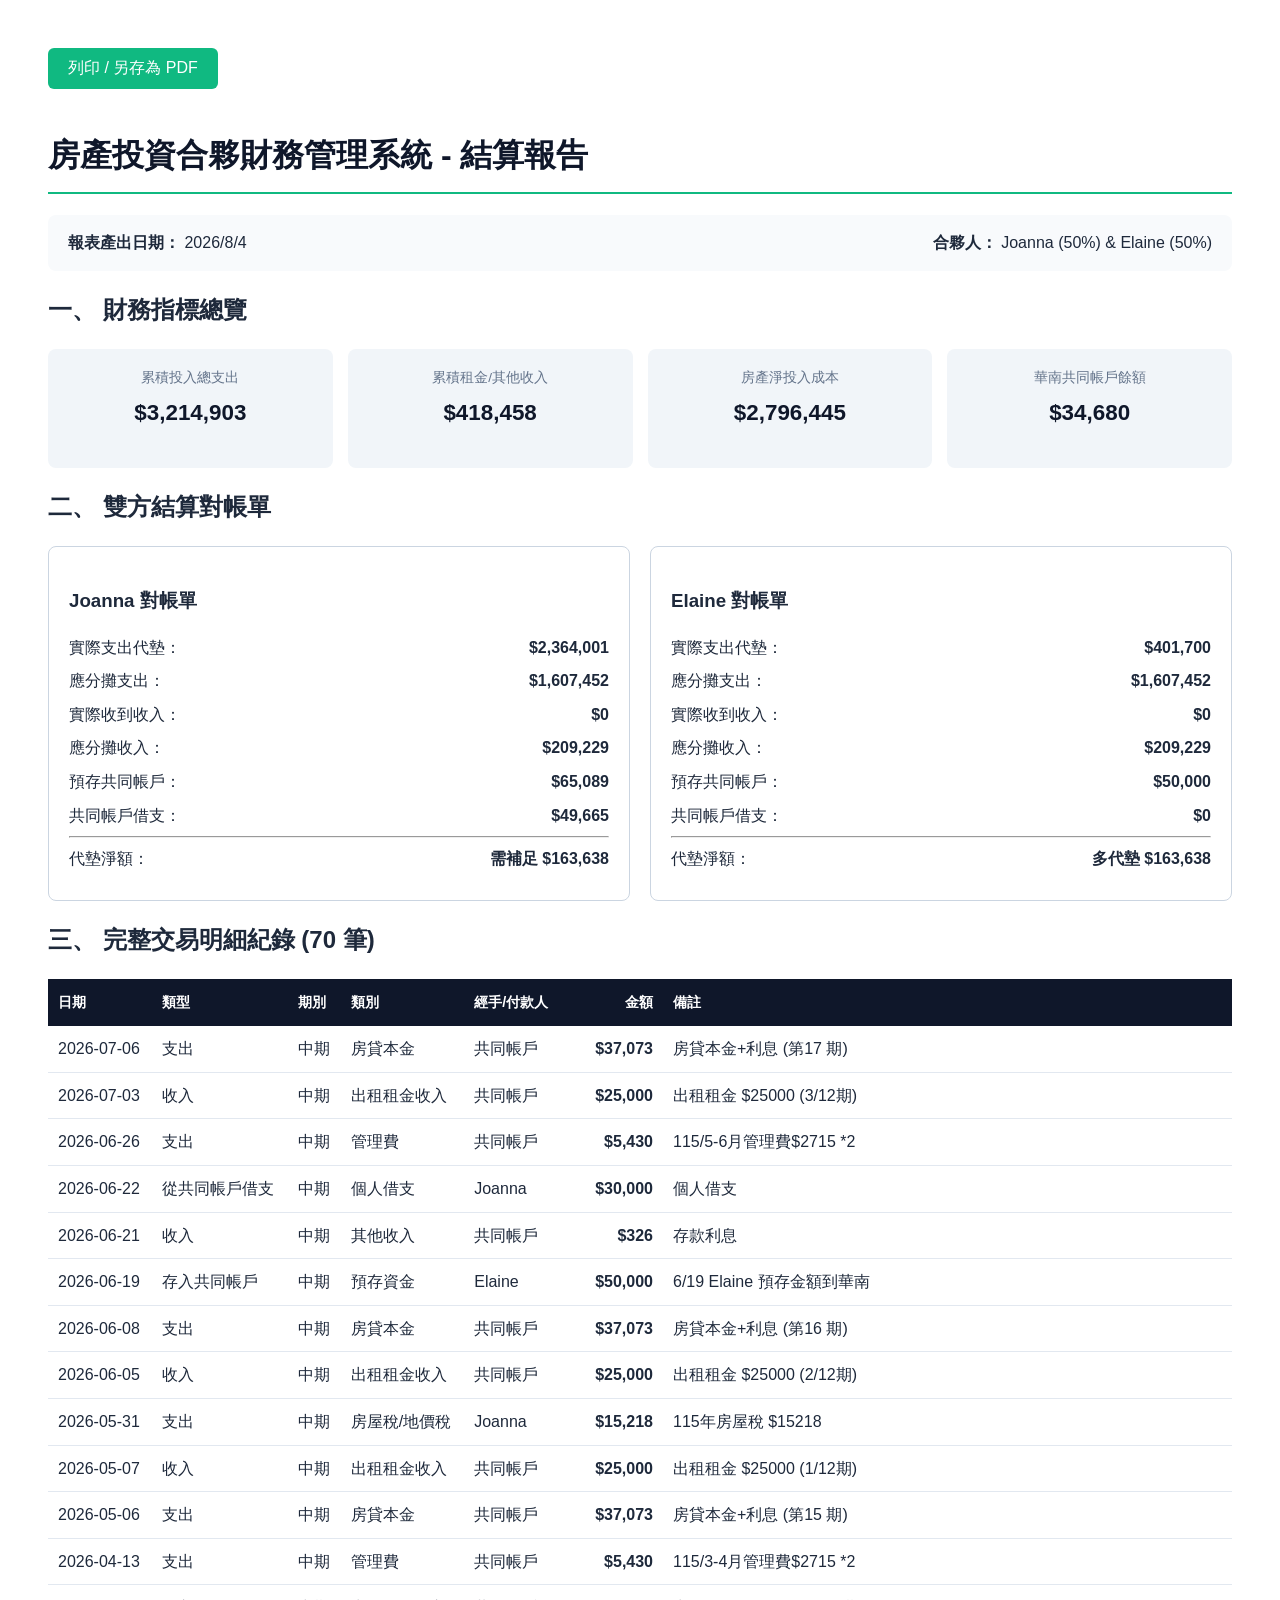
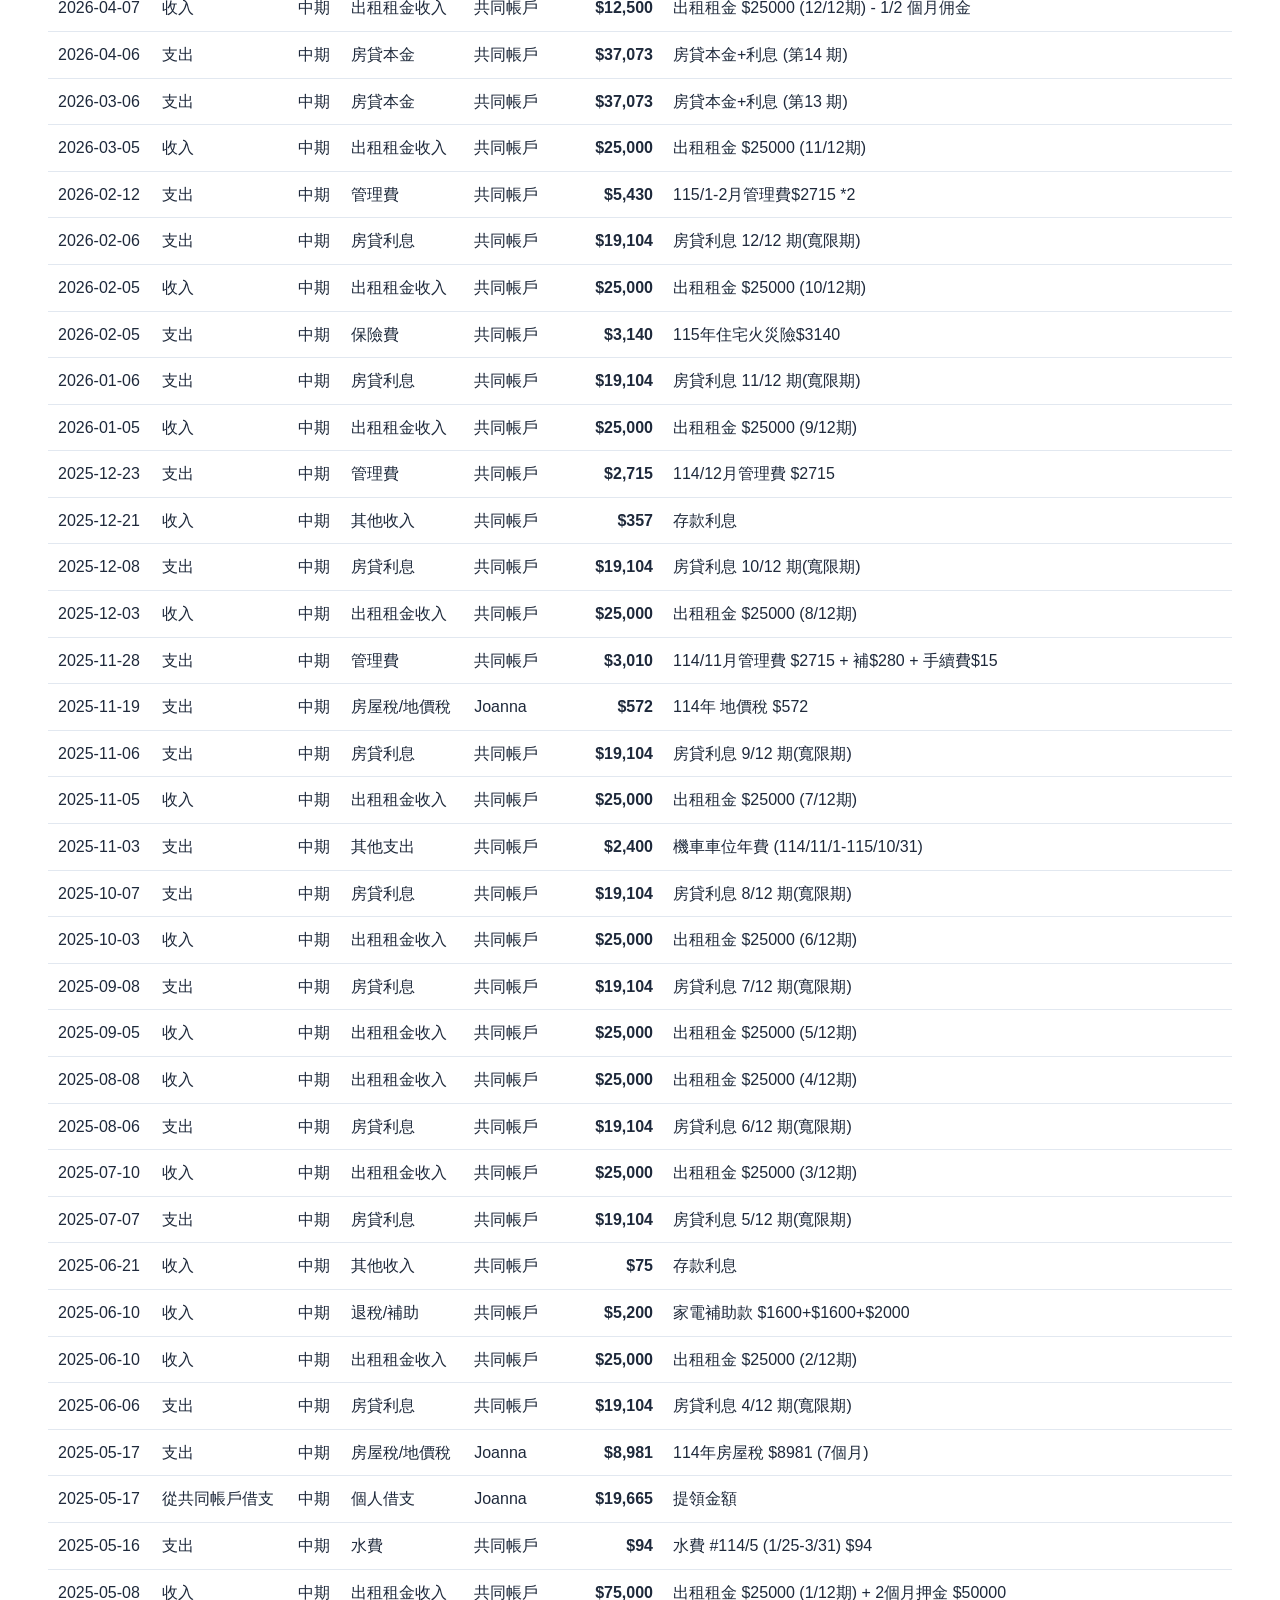
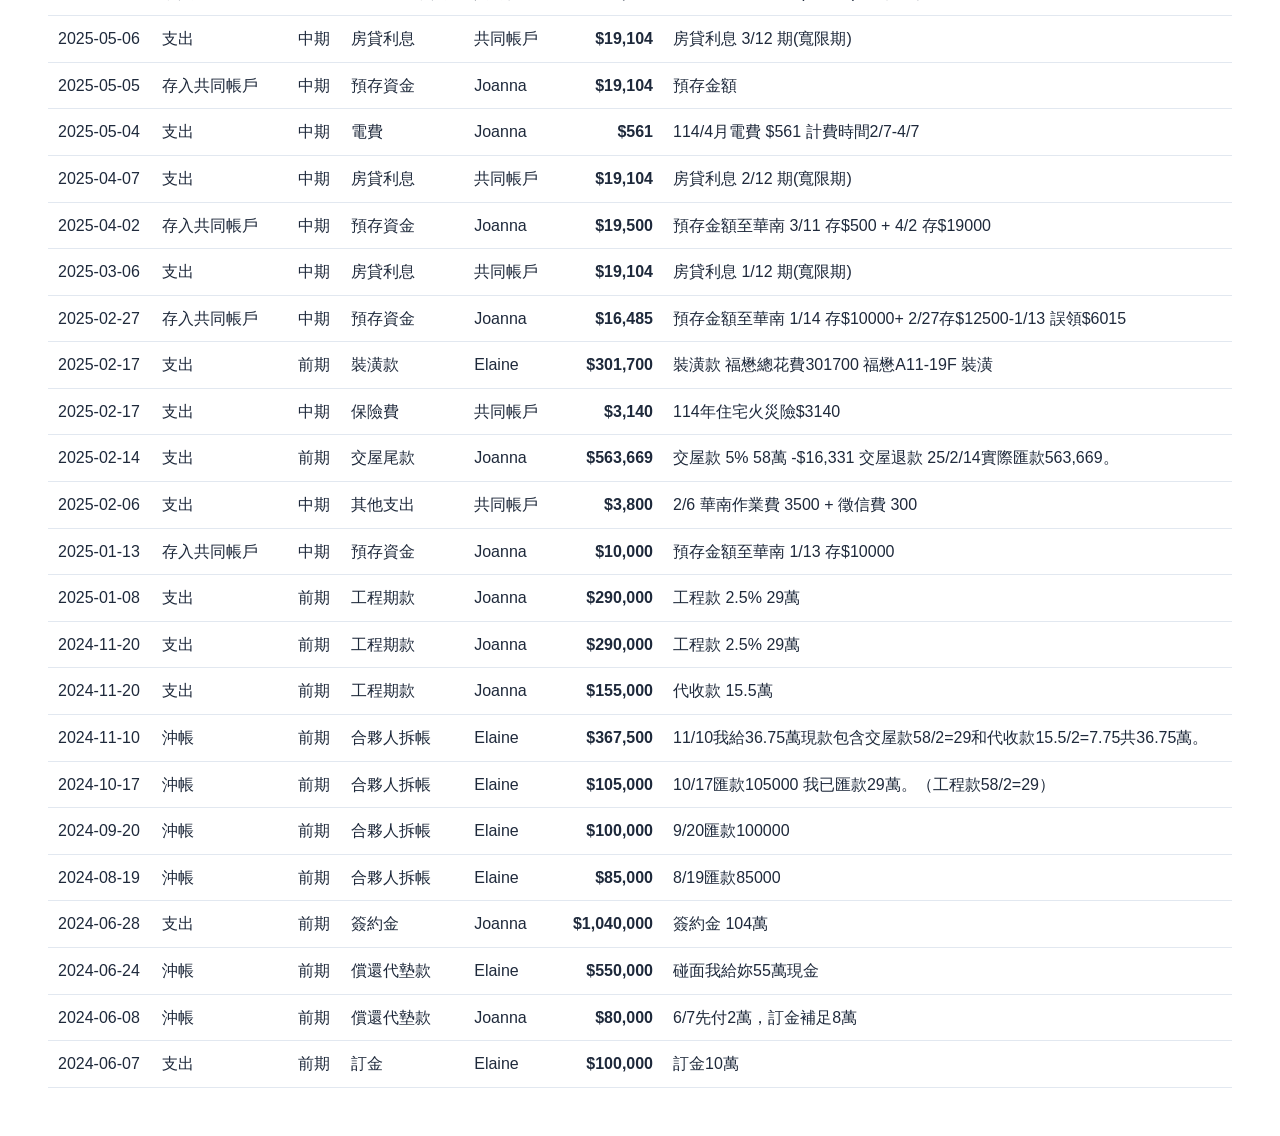
<file: output_html/IFMS_財務結算報表_2026-8-4 (1).html>
<!DOCTYPE html>
<html lang="zh-TW">
<head>
  <meta charset="UTF-8">
  <title>房產投資財務管理系統 - 結算報告 (2026/8/4)</title>
  <style>
    body { font-family: -apple-system, BlinkMacSystemFont, "Segoe UI", Roboto, sans-serif; padding: 40px; color: #1e293b; background: #fff; line-height: 1.6; }
    h1 { color: #0f172a; border-bottom: 2px solid #10b981; padding-bottom: 10px; }
    .meta-box { background: #f8fafc; padding: 15px 20px; border-radius: 8px; margin: 20px 0; display: flex; justify-content: space-between; }
    .metrics-grid { display: grid; grid-template-columns: repeat(4, 1fr); gap: 15px; margin: 20px 0; }
    .metric-card { background: #f1f5f9; padding: 15px; border-radius: 8px; text-align: center; }
    .metric-card span { font-size: 0.85rem; color: #64748b; }
    .metric-card h3 { font-size: 1.4rem; margin-top: 5px; color: #0f172a; }
    .partners-grid { display: grid; grid-template-columns: 1fr 1fr; gap: 20px; margin: 20px 0; }
    .partner-card { border: 1px solid #cbd5e1; border-radius: 8px; padding: 20px; }
    .p-row { display: flex; justify-content: space-between; margin-bottom: 8px; }
    table { width: 100%; border-collapse: collapse; margin-top: 20px; }
    th { background: #0f172a; color: #fff; padding: 12px 10px; text-align: left; font-size: 0.9rem; }
    .print-btn { background: #10b981; color: #fff; border: none; padding: 10px 20px; border-radius: 6px; cursor: pointer; font-size: 1rem; margin-bottom: 20px; }
    @media print { .print-btn { display: none; } }
  </style>
</head>
<body>
  <button class="print-btn" onclick="window.print()">列印 / 另存為 PDF</button>
  <h1>房產投資合夥財務管理系統 - 結算報告</h1>
  <div class="meta-box">
    <div><strong>報表產出日期：</strong> 2026/8/4</div>
    <div><strong>合夥人：</strong> Joanna (50%) & Elaine (50%)</div>
  </div>

  <h2>一、 財務指標總覽</h2>
  <div class="metrics-grid">
    <div class="metric-card"><span>累積投入總支出</span><h3>$3,214,903</h3></div>
    <div class="metric-card"><span>累積租金/其他收入</span><h3>$418,458</h3></div>
    <div class="metric-card"><span>房產淨投入成本</span><h3>$2,796,445</h3></div>
    <div class="metric-card"><span>華南共同帳戶餘額</span><h3>$34,680</h3></div>
  </div>

  <h2>二、 雙方結算對帳單</h2>
  <div class="partners-grid">
    <div class="partner-card">
      <h3>Joanna 對帳單</h3>
      <div class="p-row"><span>實際支出代墊：</span><strong>$2,364,001</strong></div>
      <div class="p-row"><span>應分攤支出：</span><strong>$1,607,452</strong></div>
      <div class="p-row"><span>實際收到收入：</span><strong>$0</strong></div>
      <div class="p-row"><span>應分攤收入：</span><strong>$209,229</strong></div>
      <div class="p-row"><span>預存共同帳戶：</span><strong>$65,089</strong></div>
      <div class="p-row"><span>共同帳戶借支：</span><strong>$49,665</strong></div>
      <hr>
      <div class="p-row"><span>代墊淨額：</span><strong>需補足 $163,638</strong></div>
    </div>
    <div class="partner-card">
      <h3>Elaine 對帳單</h3>
      <div class="p-row"><span>實際支出代墊：</span><strong>$401,700</strong></div>
      <div class="p-row"><span>應分攤支出：</span><strong>$1,607,452</strong></div>
      <div class="p-row"><span>實際收到收入：</span><strong>$0</strong></div>
      <div class="p-row"><span>應分攤收入：</span><strong>$209,229</strong></div>
      <div class="p-row"><span>預存共同帳戶：</span><strong>$50,000</strong></div>
      <div class="p-row"><span>共同帳戶借支：</span><strong>$0</strong></div>
      <hr>
      <div class="p-row"><span>代墊淨額：</span><strong>多代墊 $163,638</strong></div>
    </div>
  </div>

  <h2>三、 完整交易明細紀錄 (70 筆)</h2>
  <table>
    <thead>
      <tr>
        <th>日期</th>
        <th>類型</th>
        <th>期別</th>
        <th>類別</th>
        <th>經手/付款人</th>
        <th style="text-align: right;">金額</th>
        <th>備註</th>
      </tr>
    </thead>
    <tbody>
      
      <tr>
        <td style="padding: 10px; border-bottom: 1px solid #e2e8f0;">2026-07-06</td>
        <td style="padding: 10px; border-bottom: 1px solid #e2e8f0;">支出</td>
        <td style="padding: 10px; border-bottom: 1px solid #e2e8f0;">中期</td>
        <td style="padding: 10px; border-bottom: 1px solid #e2e8f0;">房貸本金</td>
        <td style="padding: 10px; border-bottom: 1px solid #e2e8f0;">共同帳戶</td>
        <td style="padding: 10px; border-bottom: 1px solid #e2e8f0; font-weight: bold; text-align: right;">$37,073</td>
        <td style="padding: 10px; border-bottom: 1px solid #e2e8f0;">房貸本金+利息 (第17 期)</td>
      </tr>
    
      <tr>
        <td style="padding: 10px; border-bottom: 1px solid #e2e8f0;">2026-07-03</td>
        <td style="padding: 10px; border-bottom: 1px solid #e2e8f0;">收入</td>
        <td style="padding: 10px; border-bottom: 1px solid #e2e8f0;">中期</td>
        <td style="padding: 10px; border-bottom: 1px solid #e2e8f0;">出租租金收入</td>
        <td style="padding: 10px; border-bottom: 1px solid #e2e8f0;">共同帳戶</td>
        <td style="padding: 10px; border-bottom: 1px solid #e2e8f0; font-weight: bold; text-align: right;">$25,000</td>
        <td style="padding: 10px; border-bottom: 1px solid #e2e8f0;">出租租金 $25000 (3/12期)</td>
      </tr>
    
      <tr>
        <td style="padding: 10px; border-bottom: 1px solid #e2e8f0;">2026-06-26</td>
        <td style="padding: 10px; border-bottom: 1px solid #e2e8f0;">支出</td>
        <td style="padding: 10px; border-bottom: 1px solid #e2e8f0;">中期</td>
        <td style="padding: 10px; border-bottom: 1px solid #e2e8f0;">管理費</td>
        <td style="padding: 10px; border-bottom: 1px solid #e2e8f0;">共同帳戶</td>
        <td style="padding: 10px; border-bottom: 1px solid #e2e8f0; font-weight: bold; text-align: right;">$5,430</td>
        <td style="padding: 10px; border-bottom: 1px solid #e2e8f0;">115/5-6月管理費$2715 *2</td>
      </tr>
    
      <tr>
        <td style="padding: 10px; border-bottom: 1px solid #e2e8f0;">2026-06-22</td>
        <td style="padding: 10px; border-bottom: 1px solid #e2e8f0;">從共同帳戶借支</td>
        <td style="padding: 10px; border-bottom: 1px solid #e2e8f0;">中期</td>
        <td style="padding: 10px; border-bottom: 1px solid #e2e8f0;">個人借支</td>
        <td style="padding: 10px; border-bottom: 1px solid #e2e8f0;">Joanna</td>
        <td style="padding: 10px; border-bottom: 1px solid #e2e8f0; font-weight: bold; text-align: right;">$30,000</td>
        <td style="padding: 10px; border-bottom: 1px solid #e2e8f0;">個人借支</td>
      </tr>
    
      <tr>
        <td style="padding: 10px; border-bottom: 1px solid #e2e8f0;">2026-06-21</td>
        <td style="padding: 10px; border-bottom: 1px solid #e2e8f0;">收入</td>
        <td style="padding: 10px; border-bottom: 1px solid #e2e8f0;">中期</td>
        <td style="padding: 10px; border-bottom: 1px solid #e2e8f0;">其他收入</td>
        <td style="padding: 10px; border-bottom: 1px solid #e2e8f0;">共同帳戶</td>
        <td style="padding: 10px; border-bottom: 1px solid #e2e8f0; font-weight: bold; text-align: right;">$326</td>
        <td style="padding: 10px; border-bottom: 1px solid #e2e8f0;">存款利息</td>
      </tr>
    
      <tr>
        <td style="padding: 10px; border-bottom: 1px solid #e2e8f0;">2026-06-19</td>
        <td style="padding: 10px; border-bottom: 1px solid #e2e8f0;">存入共同帳戶</td>
        <td style="padding: 10px; border-bottom: 1px solid #e2e8f0;">中期</td>
        <td style="padding: 10px; border-bottom: 1px solid #e2e8f0;">預存資金</td>
        <td style="padding: 10px; border-bottom: 1px solid #e2e8f0;">Elaine</td>
        <td style="padding: 10px; border-bottom: 1px solid #e2e8f0; font-weight: bold; text-align: right;">$50,000</td>
        <td style="padding: 10px; border-bottom: 1px solid #e2e8f0;">6/19 Elaine 預存金額到華南</td>
      </tr>
    
      <tr>
        <td style="padding: 10px; border-bottom: 1px solid #e2e8f0;">2026-06-08</td>
        <td style="padding: 10px; border-bottom: 1px solid #e2e8f0;">支出</td>
        <td style="padding: 10px; border-bottom: 1px solid #e2e8f0;">中期</td>
        <td style="padding: 10px; border-bottom: 1px solid #e2e8f0;">房貸本金</td>
        <td style="padding: 10px; border-bottom: 1px solid #e2e8f0;">共同帳戶</td>
        <td style="padding: 10px; border-bottom: 1px solid #e2e8f0; font-weight: bold; text-align: right;">$37,073</td>
        <td style="padding: 10px; border-bottom: 1px solid #e2e8f0;">房貸本金+利息 (第16 期)</td>
      </tr>
    
      <tr>
        <td style="padding: 10px; border-bottom: 1px solid #e2e8f0;">2026-06-05</td>
        <td style="padding: 10px; border-bottom: 1px solid #e2e8f0;">收入</td>
        <td style="padding: 10px; border-bottom: 1px solid #e2e8f0;">中期</td>
        <td style="padding: 10px; border-bottom: 1px solid #e2e8f0;">出租租金收入</td>
        <td style="padding: 10px; border-bottom: 1px solid #e2e8f0;">共同帳戶</td>
        <td style="padding: 10px; border-bottom: 1px solid #e2e8f0; font-weight: bold; text-align: right;">$25,000</td>
        <td style="padding: 10px; border-bottom: 1px solid #e2e8f0;">出租租金 $25000 (2/12期)</td>
      </tr>
    
      <tr>
        <td style="padding: 10px; border-bottom: 1px solid #e2e8f0;">2026-05-31</td>
        <td style="padding: 10px; border-bottom: 1px solid #e2e8f0;">支出</td>
        <td style="padding: 10px; border-bottom: 1px solid #e2e8f0;">中期</td>
        <td style="padding: 10px; border-bottom: 1px solid #e2e8f0;">房屋稅/地價稅</td>
        <td style="padding: 10px; border-bottom: 1px solid #e2e8f0;">Joanna</td>
        <td style="padding: 10px; border-bottom: 1px solid #e2e8f0; font-weight: bold; text-align: right;">$15,218</td>
        <td style="padding: 10px; border-bottom: 1px solid #e2e8f0;">115年房屋稅 $15218</td>
      </tr>
    
      <tr>
        <td style="padding: 10px; border-bottom: 1px solid #e2e8f0;">2026-05-07</td>
        <td style="padding: 10px; border-bottom: 1px solid #e2e8f0;">收入</td>
        <td style="padding: 10px; border-bottom: 1px solid #e2e8f0;">中期</td>
        <td style="padding: 10px; border-bottom: 1px solid #e2e8f0;">出租租金收入</td>
        <td style="padding: 10px; border-bottom: 1px solid #e2e8f0;">共同帳戶</td>
        <td style="padding: 10px; border-bottom: 1px solid #e2e8f0; font-weight: bold; text-align: right;">$25,000</td>
        <td style="padding: 10px; border-bottom: 1px solid #e2e8f0;">出租租金 $25000 (1/12期)</td>
      </tr>
    
      <tr>
        <td style="padding: 10px; border-bottom: 1px solid #e2e8f0;">2026-05-06</td>
        <td style="padding: 10px; border-bottom: 1px solid #e2e8f0;">支出</td>
        <td style="padding: 10px; border-bottom: 1px solid #e2e8f0;">中期</td>
        <td style="padding: 10px; border-bottom: 1px solid #e2e8f0;">房貸本金</td>
        <td style="padding: 10px; border-bottom: 1px solid #e2e8f0;">共同帳戶</td>
        <td style="padding: 10px; border-bottom: 1px solid #e2e8f0; font-weight: bold; text-align: right;">$37,073</td>
        <td style="padding: 10px; border-bottom: 1px solid #e2e8f0;">房貸本金+利息 (第15 期)</td>
      </tr>
    
      <tr>
        <td style="padding: 10px; border-bottom: 1px solid #e2e8f0;">2026-04-13</td>
        <td style="padding: 10px; border-bottom: 1px solid #e2e8f0;">支出</td>
        <td style="padding: 10px; border-bottom: 1px solid #e2e8f0;">中期</td>
        <td style="padding: 10px; border-bottom: 1px solid #e2e8f0;">管理費</td>
        <td style="padding: 10px; border-bottom: 1px solid #e2e8f0;">共同帳戶</td>
        <td style="padding: 10px; border-bottom: 1px solid #e2e8f0; font-weight: bold; text-align: right;">$5,430</td>
        <td style="padding: 10px; border-bottom: 1px solid #e2e8f0;">115/3-4月管理費$2715 *2</td>
      </tr>
    
      <tr>
        <td style="padding: 10px; border-bottom: 1px solid #e2e8f0;">2026-04-07</td>
        <td style="padding: 10px; border-bottom: 1px solid #e2e8f0;">收入</td>
        <td style="padding: 10px; border-bottom: 1px solid #e2e8f0;">中期</td>
        <td style="padding: 10px; border-bottom: 1px solid #e2e8f0;">出租租金收入</td>
        <td style="padding: 10px; border-bottom: 1px solid #e2e8f0;">共同帳戶</td>
        <td style="padding: 10px; border-bottom: 1px solid #e2e8f0; font-weight: bold; text-align: right;">$12,500</td>
        <td style="padding: 10px; border-bottom: 1px solid #e2e8f0;">出租租金 $25000 (12/12期) - 1/2 個月佣金</td>
      </tr>
    
      <tr>
        <td style="padding: 10px; border-bottom: 1px solid #e2e8f0;">2026-04-06</td>
        <td style="padding: 10px; border-bottom: 1px solid #e2e8f0;">支出</td>
        <td style="padding: 10px; border-bottom: 1px solid #e2e8f0;">中期</td>
        <td style="padding: 10px; border-bottom: 1px solid #e2e8f0;">房貸本金</td>
        <td style="padding: 10px; border-bottom: 1px solid #e2e8f0;">共同帳戶</td>
        <td style="padding: 10px; border-bottom: 1px solid #e2e8f0; font-weight: bold; text-align: right;">$37,073</td>
        <td style="padding: 10px; border-bottom: 1px solid #e2e8f0;">房貸本金+利息 (第14 期)</td>
      </tr>
    
      <tr>
        <td style="padding: 10px; border-bottom: 1px solid #e2e8f0;">2026-03-06</td>
        <td style="padding: 10px; border-bottom: 1px solid #e2e8f0;">支出</td>
        <td style="padding: 10px; border-bottom: 1px solid #e2e8f0;">中期</td>
        <td style="padding: 10px; border-bottom: 1px solid #e2e8f0;">房貸本金</td>
        <td style="padding: 10px; border-bottom: 1px solid #e2e8f0;">共同帳戶</td>
        <td style="padding: 10px; border-bottom: 1px solid #e2e8f0; font-weight: bold; text-align: right;">$37,073</td>
        <td style="padding: 10px; border-bottom: 1px solid #e2e8f0;">房貸本金+利息 (第13 期)</td>
      </tr>
    
      <tr>
        <td style="padding: 10px; border-bottom: 1px solid #e2e8f0;">2026-03-05</td>
        <td style="padding: 10px; border-bottom: 1px solid #e2e8f0;">收入</td>
        <td style="padding: 10px; border-bottom: 1px solid #e2e8f0;">中期</td>
        <td style="padding: 10px; border-bottom: 1px solid #e2e8f0;">出租租金收入</td>
        <td style="padding: 10px; border-bottom: 1px solid #e2e8f0;">共同帳戶</td>
        <td style="padding: 10px; border-bottom: 1px solid #e2e8f0; font-weight: bold; text-align: right;">$25,000</td>
        <td style="padding: 10px; border-bottom: 1px solid #e2e8f0;">出租租金 $25000 (11/12期)</td>
      </tr>
    
      <tr>
        <td style="padding: 10px; border-bottom: 1px solid #e2e8f0;">2026-02-12</td>
        <td style="padding: 10px; border-bottom: 1px solid #e2e8f0;">支出</td>
        <td style="padding: 10px; border-bottom: 1px solid #e2e8f0;">中期</td>
        <td style="padding: 10px; border-bottom: 1px solid #e2e8f0;">管理費</td>
        <td style="padding: 10px; border-bottom: 1px solid #e2e8f0;">共同帳戶</td>
        <td style="padding: 10px; border-bottom: 1px solid #e2e8f0; font-weight: bold; text-align: right;">$5,430</td>
        <td style="padding: 10px; border-bottom: 1px solid #e2e8f0;">115/1-2月管理費$2715 *2</td>
      </tr>
    
      <tr>
        <td style="padding: 10px; border-bottom: 1px solid #e2e8f0;">2026-02-06</td>
        <td style="padding: 10px; border-bottom: 1px solid #e2e8f0;">支出</td>
        <td style="padding: 10px; border-bottom: 1px solid #e2e8f0;">中期</td>
        <td style="padding: 10px; border-bottom: 1px solid #e2e8f0;">房貸利息</td>
        <td style="padding: 10px; border-bottom: 1px solid #e2e8f0;">共同帳戶</td>
        <td style="padding: 10px; border-bottom: 1px solid #e2e8f0; font-weight: bold; text-align: right;">$19,104</td>
        <td style="padding: 10px; border-bottom: 1px solid #e2e8f0;">房貸利息 12/12 期(寬限期)</td>
      </tr>
    
      <tr>
        <td style="padding: 10px; border-bottom: 1px solid #e2e8f0;">2026-02-05</td>
        <td style="padding: 10px; border-bottom: 1px solid #e2e8f0;">收入</td>
        <td style="padding: 10px; border-bottom: 1px solid #e2e8f0;">中期</td>
        <td style="padding: 10px; border-bottom: 1px solid #e2e8f0;">出租租金收入</td>
        <td style="padding: 10px; border-bottom: 1px solid #e2e8f0;">共同帳戶</td>
        <td style="padding: 10px; border-bottom: 1px solid #e2e8f0; font-weight: bold; text-align: right;">$25,000</td>
        <td style="padding: 10px; border-bottom: 1px solid #e2e8f0;">出租租金 $25000 (10/12期)</td>
      </tr>
    
      <tr>
        <td style="padding: 10px; border-bottom: 1px solid #e2e8f0;">2026-02-05</td>
        <td style="padding: 10px; border-bottom: 1px solid #e2e8f0;">支出</td>
        <td style="padding: 10px; border-bottom: 1px solid #e2e8f0;">中期</td>
        <td style="padding: 10px; border-bottom: 1px solid #e2e8f0;">保險費</td>
        <td style="padding: 10px; border-bottom: 1px solid #e2e8f0;">共同帳戶</td>
        <td style="padding: 10px; border-bottom: 1px solid #e2e8f0; font-weight: bold; text-align: right;">$3,140</td>
        <td style="padding: 10px; border-bottom: 1px solid #e2e8f0;">115年住宅火災險$3140</td>
      </tr>
    
      <tr>
        <td style="padding: 10px; border-bottom: 1px solid #e2e8f0;">2026-01-06</td>
        <td style="padding: 10px; border-bottom: 1px solid #e2e8f0;">支出</td>
        <td style="padding: 10px; border-bottom: 1px solid #e2e8f0;">中期</td>
        <td style="padding: 10px; border-bottom: 1px solid #e2e8f0;">房貸利息</td>
        <td style="padding: 10px; border-bottom: 1px solid #e2e8f0;">共同帳戶</td>
        <td style="padding: 10px; border-bottom: 1px solid #e2e8f0; font-weight: bold; text-align: right;">$19,104</td>
        <td style="padding: 10px; border-bottom: 1px solid #e2e8f0;">房貸利息 11/12 期(寬限期)</td>
      </tr>
    
      <tr>
        <td style="padding: 10px; border-bottom: 1px solid #e2e8f0;">2026-01-05</td>
        <td style="padding: 10px; border-bottom: 1px solid #e2e8f0;">收入</td>
        <td style="padding: 10px; border-bottom: 1px solid #e2e8f0;">中期</td>
        <td style="padding: 10px; border-bottom: 1px solid #e2e8f0;">出租租金收入</td>
        <td style="padding: 10px; border-bottom: 1px solid #e2e8f0;">共同帳戶</td>
        <td style="padding: 10px; border-bottom: 1px solid #e2e8f0; font-weight: bold; text-align: right;">$25,000</td>
        <td style="padding: 10px; border-bottom: 1px solid #e2e8f0;">出租租金 $25000 (9/12期)</td>
      </tr>
    
      <tr>
        <td style="padding: 10px; border-bottom: 1px solid #e2e8f0;">2025-12-23</td>
        <td style="padding: 10px; border-bottom: 1px solid #e2e8f0;">支出</td>
        <td style="padding: 10px; border-bottom: 1px solid #e2e8f0;">中期</td>
        <td style="padding: 10px; border-bottom: 1px solid #e2e8f0;">管理費</td>
        <td style="padding: 10px; border-bottom: 1px solid #e2e8f0;">共同帳戶</td>
        <td style="padding: 10px; border-bottom: 1px solid #e2e8f0; font-weight: bold; text-align: right;">$2,715</td>
        <td style="padding: 10px; border-bottom: 1px solid #e2e8f0;">114/12月管理費 $2715 </td>
      </tr>
    
      <tr>
        <td style="padding: 10px; border-bottom: 1px solid #e2e8f0;">2025-12-21</td>
        <td style="padding: 10px; border-bottom: 1px solid #e2e8f0;">收入</td>
        <td style="padding: 10px; border-bottom: 1px solid #e2e8f0;">中期</td>
        <td style="padding: 10px; border-bottom: 1px solid #e2e8f0;">其他收入</td>
        <td style="padding: 10px; border-bottom: 1px solid #e2e8f0;">共同帳戶</td>
        <td style="padding: 10px; border-bottom: 1px solid #e2e8f0; font-weight: bold; text-align: right;">$357</td>
        <td style="padding: 10px; border-bottom: 1px solid #e2e8f0;">存款利息</td>
      </tr>
    
      <tr>
        <td style="padding: 10px; border-bottom: 1px solid #e2e8f0;">2025-12-08</td>
        <td style="padding: 10px; border-bottom: 1px solid #e2e8f0;">支出</td>
        <td style="padding: 10px; border-bottom: 1px solid #e2e8f0;">中期</td>
        <td style="padding: 10px; border-bottom: 1px solid #e2e8f0;">房貸利息</td>
        <td style="padding: 10px; border-bottom: 1px solid #e2e8f0;">共同帳戶</td>
        <td style="padding: 10px; border-bottom: 1px solid #e2e8f0; font-weight: bold; text-align: right;">$19,104</td>
        <td style="padding: 10px; border-bottom: 1px solid #e2e8f0;">房貸利息 10/12 期(寬限期)</td>
      </tr>
    
      <tr>
        <td style="padding: 10px; border-bottom: 1px solid #e2e8f0;">2025-12-03</td>
        <td style="padding: 10px; border-bottom: 1px solid #e2e8f0;">收入</td>
        <td style="padding: 10px; border-bottom: 1px solid #e2e8f0;">中期</td>
        <td style="padding: 10px; border-bottom: 1px solid #e2e8f0;">出租租金收入</td>
        <td style="padding: 10px; border-bottom: 1px solid #e2e8f0;">共同帳戶</td>
        <td style="padding: 10px; border-bottom: 1px solid #e2e8f0; font-weight: bold; text-align: right;">$25,000</td>
        <td style="padding: 10px; border-bottom: 1px solid #e2e8f0;">出租租金 $25000 (8/12期)</td>
      </tr>
    
      <tr>
        <td style="padding: 10px; border-bottom: 1px solid #e2e8f0;">2025-11-28</td>
        <td style="padding: 10px; border-bottom: 1px solid #e2e8f0;">支出</td>
        <td style="padding: 10px; border-bottom: 1px solid #e2e8f0;">中期</td>
        <td style="padding: 10px; border-bottom: 1px solid #e2e8f0;">管理費</td>
        <td style="padding: 10px; border-bottom: 1px solid #e2e8f0;">共同帳戶</td>
        <td style="padding: 10px; border-bottom: 1px solid #e2e8f0; font-weight: bold; text-align: right;">$3,010</td>
        <td style="padding: 10px; border-bottom: 1px solid #e2e8f0;">114/11月管理費 $2715 + 補$280 + 手續費$15</td>
      </tr>
    
      <tr>
        <td style="padding: 10px; border-bottom: 1px solid #e2e8f0;">2025-11-19</td>
        <td style="padding: 10px; border-bottom: 1px solid #e2e8f0;">支出</td>
        <td style="padding: 10px; border-bottom: 1px solid #e2e8f0;">中期</td>
        <td style="padding: 10px; border-bottom: 1px solid #e2e8f0;">房屋稅/地價稅</td>
        <td style="padding: 10px; border-bottom: 1px solid #e2e8f0;">Joanna</td>
        <td style="padding: 10px; border-bottom: 1px solid #e2e8f0; font-weight: bold; text-align: right;">$572</td>
        <td style="padding: 10px; border-bottom: 1px solid #e2e8f0;">114年 地價稅 $572</td>
      </tr>
    
      <tr>
        <td style="padding: 10px; border-bottom: 1px solid #e2e8f0;">2025-11-06</td>
        <td style="padding: 10px; border-bottom: 1px solid #e2e8f0;">支出</td>
        <td style="padding: 10px; border-bottom: 1px solid #e2e8f0;">中期</td>
        <td style="padding: 10px; border-bottom: 1px solid #e2e8f0;">房貸利息</td>
        <td style="padding: 10px; border-bottom: 1px solid #e2e8f0;">共同帳戶</td>
        <td style="padding: 10px; border-bottom: 1px solid #e2e8f0; font-weight: bold; text-align: right;">$19,104</td>
        <td style="padding: 10px; border-bottom: 1px solid #e2e8f0;">房貸利息 9/12 期(寬限期)</td>
      </tr>
    
      <tr>
        <td style="padding: 10px; border-bottom: 1px solid #e2e8f0;">2025-11-05</td>
        <td style="padding: 10px; border-bottom: 1px solid #e2e8f0;">收入</td>
        <td style="padding: 10px; border-bottom: 1px solid #e2e8f0;">中期</td>
        <td style="padding: 10px; border-bottom: 1px solid #e2e8f0;">出租租金收入</td>
        <td style="padding: 10px; border-bottom: 1px solid #e2e8f0;">共同帳戶</td>
        <td style="padding: 10px; border-bottom: 1px solid #e2e8f0; font-weight: bold; text-align: right;">$25,000</td>
        <td style="padding: 10px; border-bottom: 1px solid #e2e8f0;">出租租金 $25000 (7/12期)</td>
      </tr>
    
      <tr>
        <td style="padding: 10px; border-bottom: 1px solid #e2e8f0;">2025-11-03</td>
        <td style="padding: 10px; border-bottom: 1px solid #e2e8f0;">支出</td>
        <td style="padding: 10px; border-bottom: 1px solid #e2e8f0;">中期</td>
        <td style="padding: 10px; border-bottom: 1px solid #e2e8f0;">其他支出</td>
        <td style="padding: 10px; border-bottom: 1px solid #e2e8f0;">共同帳戶</td>
        <td style="padding: 10px; border-bottom: 1px solid #e2e8f0; font-weight: bold; text-align: right;">$2,400</td>
        <td style="padding: 10px; border-bottom: 1px solid #e2e8f0;">機車車位年費 (114/11/1-115/10/31)</td>
      </tr>
    
      <tr>
        <td style="padding: 10px; border-bottom: 1px solid #e2e8f0;">2025-10-07</td>
        <td style="padding: 10px; border-bottom: 1px solid #e2e8f0;">支出</td>
        <td style="padding: 10px; border-bottom: 1px solid #e2e8f0;">中期</td>
        <td style="padding: 10px; border-bottom: 1px solid #e2e8f0;">房貸利息</td>
        <td style="padding: 10px; border-bottom: 1px solid #e2e8f0;">共同帳戶</td>
        <td style="padding: 10px; border-bottom: 1px solid #e2e8f0; font-weight: bold; text-align: right;">$19,104</td>
        <td style="padding: 10px; border-bottom: 1px solid #e2e8f0;">房貸利息 8/12 期(寬限期)</td>
      </tr>
    
      <tr>
        <td style="padding: 10px; border-bottom: 1px solid #e2e8f0;">2025-10-03</td>
        <td style="padding: 10px; border-bottom: 1px solid #e2e8f0;">收入</td>
        <td style="padding: 10px; border-bottom: 1px solid #e2e8f0;">中期</td>
        <td style="padding: 10px; border-bottom: 1px solid #e2e8f0;">出租租金收入</td>
        <td style="padding: 10px; border-bottom: 1px solid #e2e8f0;">共同帳戶</td>
        <td style="padding: 10px; border-bottom: 1px solid #e2e8f0; font-weight: bold; text-align: right;">$25,000</td>
        <td style="padding: 10px; border-bottom: 1px solid #e2e8f0;">出租租金 $25000 (6/12期)</td>
      </tr>
    
      <tr>
        <td style="padding: 10px; border-bottom: 1px solid #e2e8f0;">2025-09-08</td>
        <td style="padding: 10px; border-bottom: 1px solid #e2e8f0;">支出</td>
        <td style="padding: 10px; border-bottom: 1px solid #e2e8f0;">中期</td>
        <td style="padding: 10px; border-bottom: 1px solid #e2e8f0;">房貸利息</td>
        <td style="padding: 10px; border-bottom: 1px solid #e2e8f0;">共同帳戶</td>
        <td style="padding: 10px; border-bottom: 1px solid #e2e8f0; font-weight: bold; text-align: right;">$19,104</td>
        <td style="padding: 10px; border-bottom: 1px solid #e2e8f0;">房貸利息 7/12 期(寬限期)</td>
      </tr>
    
      <tr>
        <td style="padding: 10px; border-bottom: 1px solid #e2e8f0;">2025-09-05</td>
        <td style="padding: 10px; border-bottom: 1px solid #e2e8f0;">收入</td>
        <td style="padding: 10px; border-bottom: 1px solid #e2e8f0;">中期</td>
        <td style="padding: 10px; border-bottom: 1px solid #e2e8f0;">出租租金收入</td>
        <td style="padding: 10px; border-bottom: 1px solid #e2e8f0;">共同帳戶</td>
        <td style="padding: 10px; border-bottom: 1px solid #e2e8f0; font-weight: bold; text-align: right;">$25,000</td>
        <td style="padding: 10px; border-bottom: 1px solid #e2e8f0;">出租租金 $25000 (5/12期)</td>
      </tr>
    
      <tr>
        <td style="padding: 10px; border-bottom: 1px solid #e2e8f0;">2025-08-08</td>
        <td style="padding: 10px; border-bottom: 1px solid #e2e8f0;">收入</td>
        <td style="padding: 10px; border-bottom: 1px solid #e2e8f0;">中期</td>
        <td style="padding: 10px; border-bottom: 1px solid #e2e8f0;">出租租金收入</td>
        <td style="padding: 10px; border-bottom: 1px solid #e2e8f0;">共同帳戶</td>
        <td style="padding: 10px; border-bottom: 1px solid #e2e8f0; font-weight: bold; text-align: right;">$25,000</td>
        <td style="padding: 10px; border-bottom: 1px solid #e2e8f0;">出租租金 $25000 (4/12期)</td>
      </tr>
    
      <tr>
        <td style="padding: 10px; border-bottom: 1px solid #e2e8f0;">2025-08-06</td>
        <td style="padding: 10px; border-bottom: 1px solid #e2e8f0;">支出</td>
        <td style="padding: 10px; border-bottom: 1px solid #e2e8f0;">中期</td>
        <td style="padding: 10px; border-bottom: 1px solid #e2e8f0;">房貸利息</td>
        <td style="padding: 10px; border-bottom: 1px solid #e2e8f0;">共同帳戶</td>
        <td style="padding: 10px; border-bottom: 1px solid #e2e8f0; font-weight: bold; text-align: right;">$19,104</td>
        <td style="padding: 10px; border-bottom: 1px solid #e2e8f0;">房貸利息 6/12 期(寬限期)</td>
      </tr>
    
      <tr>
        <td style="padding: 10px; border-bottom: 1px solid #e2e8f0;">2025-07-10</td>
        <td style="padding: 10px; border-bottom: 1px solid #e2e8f0;">收入</td>
        <td style="padding: 10px; border-bottom: 1px solid #e2e8f0;">中期</td>
        <td style="padding: 10px; border-bottom: 1px solid #e2e8f0;">出租租金收入</td>
        <td style="padding: 10px; border-bottom: 1px solid #e2e8f0;">共同帳戶</td>
        <td style="padding: 10px; border-bottom: 1px solid #e2e8f0; font-weight: bold; text-align: right;">$25,000</td>
        <td style="padding: 10px; border-bottom: 1px solid #e2e8f0;">出租租金 $25000 (3/12期)</td>
      </tr>
    
      <tr>
        <td style="padding: 10px; border-bottom: 1px solid #e2e8f0;">2025-07-07</td>
        <td style="padding: 10px; border-bottom: 1px solid #e2e8f0;">支出</td>
        <td style="padding: 10px; border-bottom: 1px solid #e2e8f0;">中期</td>
        <td style="padding: 10px; border-bottom: 1px solid #e2e8f0;">房貸利息</td>
        <td style="padding: 10px; border-bottom: 1px solid #e2e8f0;">共同帳戶</td>
        <td style="padding: 10px; border-bottom: 1px solid #e2e8f0; font-weight: bold; text-align: right;">$19,104</td>
        <td style="padding: 10px; border-bottom: 1px solid #e2e8f0;">房貸利息 5/12 期(寬限期)</td>
      </tr>
    
      <tr>
        <td style="padding: 10px; border-bottom: 1px solid #e2e8f0;">2025-06-21</td>
        <td style="padding: 10px; border-bottom: 1px solid #e2e8f0;">收入</td>
        <td style="padding: 10px; border-bottom: 1px solid #e2e8f0;">中期</td>
        <td style="padding: 10px; border-bottom: 1px solid #e2e8f0;">其他收入</td>
        <td style="padding: 10px; border-bottom: 1px solid #e2e8f0;">共同帳戶</td>
        <td style="padding: 10px; border-bottom: 1px solid #e2e8f0; font-weight: bold; text-align: right;">$75</td>
        <td style="padding: 10px; border-bottom: 1px solid #e2e8f0;">存款利息</td>
      </tr>
    
      <tr>
        <td style="padding: 10px; border-bottom: 1px solid #e2e8f0;">2025-06-10</td>
        <td style="padding: 10px; border-bottom: 1px solid #e2e8f0;">收入</td>
        <td style="padding: 10px; border-bottom: 1px solid #e2e8f0;">中期</td>
        <td style="padding: 10px; border-bottom: 1px solid #e2e8f0;">退稅/補助</td>
        <td style="padding: 10px; border-bottom: 1px solid #e2e8f0;">共同帳戶</td>
        <td style="padding: 10px; border-bottom: 1px solid #e2e8f0; font-weight: bold; text-align: right;">$5,200</td>
        <td style="padding: 10px; border-bottom: 1px solid #e2e8f0;">家電補助款 $1600+$1600+$2000</td>
      </tr>
    
      <tr>
        <td style="padding: 10px; border-bottom: 1px solid #e2e8f0;">2025-06-10</td>
        <td style="padding: 10px; border-bottom: 1px solid #e2e8f0;">收入</td>
        <td style="padding: 10px; border-bottom: 1px solid #e2e8f0;">中期</td>
        <td style="padding: 10px; border-bottom: 1px solid #e2e8f0;">出租租金收入</td>
        <td style="padding: 10px; border-bottom: 1px solid #e2e8f0;">共同帳戶</td>
        <td style="padding: 10px; border-bottom: 1px solid #e2e8f0; font-weight: bold; text-align: right;">$25,000</td>
        <td style="padding: 10px; border-bottom: 1px solid #e2e8f0;">出租租金 $25000 (2/12期)</td>
      </tr>
    
      <tr>
        <td style="padding: 10px; border-bottom: 1px solid #e2e8f0;">2025-06-06</td>
        <td style="padding: 10px; border-bottom: 1px solid #e2e8f0;">支出</td>
        <td style="padding: 10px; border-bottom: 1px solid #e2e8f0;">中期</td>
        <td style="padding: 10px; border-bottom: 1px solid #e2e8f0;">房貸利息</td>
        <td style="padding: 10px; border-bottom: 1px solid #e2e8f0;">共同帳戶</td>
        <td style="padding: 10px; border-bottom: 1px solid #e2e8f0; font-weight: bold; text-align: right;">$19,104</td>
        <td style="padding: 10px; border-bottom: 1px solid #e2e8f0;">房貸利息 4/12 期(寬限期)</td>
      </tr>
    
      <tr>
        <td style="padding: 10px; border-bottom: 1px solid #e2e8f0;">2025-05-17</td>
        <td style="padding: 10px; border-bottom: 1px solid #e2e8f0;">支出</td>
        <td style="padding: 10px; border-bottom: 1px solid #e2e8f0;">中期</td>
        <td style="padding: 10px; border-bottom: 1px solid #e2e8f0;">房屋稅/地價稅</td>
        <td style="padding: 10px; border-bottom: 1px solid #e2e8f0;">Joanna</td>
        <td style="padding: 10px; border-bottom: 1px solid #e2e8f0; font-weight: bold; text-align: right;">$8,981</td>
        <td style="padding: 10px; border-bottom: 1px solid #e2e8f0;">114年房屋稅 $8981 (7個月)</td>
      </tr>
    
      <tr>
        <td style="padding: 10px; border-bottom: 1px solid #e2e8f0;">2025-05-17</td>
        <td style="padding: 10px; border-bottom: 1px solid #e2e8f0;">從共同帳戶借支</td>
        <td style="padding: 10px; border-bottom: 1px solid #e2e8f0;">中期</td>
        <td style="padding: 10px; border-bottom: 1px solid #e2e8f0;">個人借支</td>
        <td style="padding: 10px; border-bottom: 1px solid #e2e8f0;">Joanna</td>
        <td style="padding: 10px; border-bottom: 1px solid #e2e8f0; font-weight: bold; text-align: right;">$19,665</td>
        <td style="padding: 10px; border-bottom: 1px solid #e2e8f0;">提領金額</td>
      </tr>
    
      <tr>
        <td style="padding: 10px; border-bottom: 1px solid #e2e8f0;">2025-05-16</td>
        <td style="padding: 10px; border-bottom: 1px solid #e2e8f0;">支出</td>
        <td style="padding: 10px; border-bottom: 1px solid #e2e8f0;">中期</td>
        <td style="padding: 10px; border-bottom: 1px solid #e2e8f0;">水費</td>
        <td style="padding: 10px; border-bottom: 1px solid #e2e8f0;">共同帳戶</td>
        <td style="padding: 10px; border-bottom: 1px solid #e2e8f0; font-weight: bold; text-align: right;">$94</td>
        <td style="padding: 10px; border-bottom: 1px solid #e2e8f0;">水費 #114/5 (1/25-3/31)  $94</td>
      </tr>
    
      <tr>
        <td style="padding: 10px; border-bottom: 1px solid #e2e8f0;">2025-05-08</td>
        <td style="padding: 10px; border-bottom: 1px solid #e2e8f0;">收入</td>
        <td style="padding: 10px; border-bottom: 1px solid #e2e8f0;">中期</td>
        <td style="padding: 10px; border-bottom: 1px solid #e2e8f0;">出租租金收入</td>
        <td style="padding: 10px; border-bottom: 1px solid #e2e8f0;">共同帳戶</td>
        <td style="padding: 10px; border-bottom: 1px solid #e2e8f0; font-weight: bold; text-align: right;">$75,000</td>
        <td style="padding: 10px; border-bottom: 1px solid #e2e8f0;">出租租金 $25000 (1/12期) + 2個月押金 $50000</td>
      </tr>
    
      <tr>
        <td style="padding: 10px; border-bottom: 1px solid #e2e8f0;">2025-05-06</td>
        <td style="padding: 10px; border-bottom: 1px solid #e2e8f0;">支出</td>
        <td style="padding: 10px; border-bottom: 1px solid #e2e8f0;">中期</td>
        <td style="padding: 10px; border-bottom: 1px solid #e2e8f0;">房貸利息</td>
        <td style="padding: 10px; border-bottom: 1px solid #e2e8f0;">共同帳戶</td>
        <td style="padding: 10px; border-bottom: 1px solid #e2e8f0; font-weight: bold; text-align: right;">$19,104</td>
        <td style="padding: 10px; border-bottom: 1px solid #e2e8f0;">房貸利息 3/12 期(寬限期)</td>
      </tr>
    
      <tr>
        <td style="padding: 10px; border-bottom: 1px solid #e2e8f0;">2025-05-05</td>
        <td style="padding: 10px; border-bottom: 1px solid #e2e8f0;">存入共同帳戶</td>
        <td style="padding: 10px; border-bottom: 1px solid #e2e8f0;">中期</td>
        <td style="padding: 10px; border-bottom: 1px solid #e2e8f0;">預存資金</td>
        <td style="padding: 10px; border-bottom: 1px solid #e2e8f0;">Joanna</td>
        <td style="padding: 10px; border-bottom: 1px solid #e2e8f0; font-weight: bold; text-align: right;">$19,104</td>
        <td style="padding: 10px; border-bottom: 1px solid #e2e8f0;">預存金額 </td>
      </tr>
    
      <tr>
        <td style="padding: 10px; border-bottom: 1px solid #e2e8f0;">2025-05-04</td>
        <td style="padding: 10px; border-bottom: 1px solid #e2e8f0;">支出</td>
        <td style="padding: 10px; border-bottom: 1px solid #e2e8f0;">中期</td>
        <td style="padding: 10px; border-bottom: 1px solid #e2e8f0;">電費</td>
        <td style="padding: 10px; border-bottom: 1px solid #e2e8f0;">Joanna</td>
        <td style="padding: 10px; border-bottom: 1px solid #e2e8f0; font-weight: bold; text-align: right;">$561</td>
        <td style="padding: 10px; border-bottom: 1px solid #e2e8f0;">114/4月電費 $561
計費時間2/7-4/7</td>
      </tr>
    
      <tr>
        <td style="padding: 10px; border-bottom: 1px solid #e2e8f0;">2025-04-07</td>
        <td style="padding: 10px; border-bottom: 1px solid #e2e8f0;">支出</td>
        <td style="padding: 10px; border-bottom: 1px solid #e2e8f0;">中期</td>
        <td style="padding: 10px; border-bottom: 1px solid #e2e8f0;">房貸利息</td>
        <td style="padding: 10px; border-bottom: 1px solid #e2e8f0;">共同帳戶</td>
        <td style="padding: 10px; border-bottom: 1px solid #e2e8f0; font-weight: bold; text-align: right;">$19,104</td>
        <td style="padding: 10px; border-bottom: 1px solid #e2e8f0;">房貸利息 2/12 期(寬限期)</td>
      </tr>
    
      <tr>
        <td style="padding: 10px; border-bottom: 1px solid #e2e8f0;">2025-04-02</td>
        <td style="padding: 10px; border-bottom: 1px solid #e2e8f0;">存入共同帳戶</td>
        <td style="padding: 10px; border-bottom: 1px solid #e2e8f0;">中期</td>
        <td style="padding: 10px; border-bottom: 1px solid #e2e8f0;">預存資金</td>
        <td style="padding: 10px; border-bottom: 1px solid #e2e8f0;">Joanna</td>
        <td style="padding: 10px; border-bottom: 1px solid #e2e8f0; font-weight: bold; text-align: right;">$19,500</td>
        <td style="padding: 10px; border-bottom: 1px solid #e2e8f0;">預存金額至華南 
3/11 存$500 + 4/2 存$19000</td>
      </tr>
    
      <tr>
        <td style="padding: 10px; border-bottom: 1px solid #e2e8f0;">2025-03-06</td>
        <td style="padding: 10px; border-bottom: 1px solid #e2e8f0;">支出</td>
        <td style="padding: 10px; border-bottom: 1px solid #e2e8f0;">中期</td>
        <td style="padding: 10px; border-bottom: 1px solid #e2e8f0;">房貸利息</td>
        <td style="padding: 10px; border-bottom: 1px solid #e2e8f0;">共同帳戶</td>
        <td style="padding: 10px; border-bottom: 1px solid #e2e8f0; font-weight: bold; text-align: right;">$19,104</td>
        <td style="padding: 10px; border-bottom: 1px solid #e2e8f0;">房貸利息 1/12 期(寬限期)</td>
      </tr>
    
      <tr>
        <td style="padding: 10px; border-bottom: 1px solid #e2e8f0;">2025-02-27</td>
        <td style="padding: 10px; border-bottom: 1px solid #e2e8f0;">存入共同帳戶</td>
        <td style="padding: 10px; border-bottom: 1px solid #e2e8f0;">中期</td>
        <td style="padding: 10px; border-bottom: 1px solid #e2e8f0;">預存資金</td>
        <td style="padding: 10px; border-bottom: 1px solid #e2e8f0;">Joanna</td>
        <td style="padding: 10px; border-bottom: 1px solid #e2e8f0; font-weight: bold; text-align: right;">$16,485</td>
        <td style="padding: 10px; border-bottom: 1px solid #e2e8f0;">預存金額至華南
1/14 存$10000+ 2/27存$12500-1/13 誤領$6015</td>
      </tr>
    
      <tr>
        <td style="padding: 10px; border-bottom: 1px solid #e2e8f0;">2025-02-17</td>
        <td style="padding: 10px; border-bottom: 1px solid #e2e8f0;">支出</td>
        <td style="padding: 10px; border-bottom: 1px solid #e2e8f0;">前期</td>
        <td style="padding: 10px; border-bottom: 1px solid #e2e8f0;">裝潢款</td>
        <td style="padding: 10px; border-bottom: 1px solid #e2e8f0;">Elaine</td>
        <td style="padding: 10px; border-bottom: 1px solid #e2e8f0; font-weight: bold; text-align: right;">$301,700</td>
        <td style="padding: 10px; border-bottom: 1px solid #e2e8f0;">裝潢款 福懋總花費301700
福懋A11-19F 裝潢</td>
      </tr>
    
      <tr>
        <td style="padding: 10px; border-bottom: 1px solid #e2e8f0;">2025-02-17</td>
        <td style="padding: 10px; border-bottom: 1px solid #e2e8f0;">支出</td>
        <td style="padding: 10px; border-bottom: 1px solid #e2e8f0;">中期</td>
        <td style="padding: 10px; border-bottom: 1px solid #e2e8f0;">保險費</td>
        <td style="padding: 10px; border-bottom: 1px solid #e2e8f0;">共同帳戶</td>
        <td style="padding: 10px; border-bottom: 1px solid #e2e8f0; font-weight: bold; text-align: right;">$3,140</td>
        <td style="padding: 10px; border-bottom: 1px solid #e2e8f0;">114年住宅火災險$3140</td>
      </tr>
    
      <tr>
        <td style="padding: 10px; border-bottom: 1px solid #e2e8f0;">2025-02-14</td>
        <td style="padding: 10px; border-bottom: 1px solid #e2e8f0;">支出</td>
        <td style="padding: 10px; border-bottom: 1px solid #e2e8f0;">前期</td>
        <td style="padding: 10px; border-bottom: 1px solid #e2e8f0;">交屋尾款</td>
        <td style="padding: 10px; border-bottom: 1px solid #e2e8f0;">Joanna</td>
        <td style="padding: 10px; border-bottom: 1px solid #e2e8f0; font-weight: bold; text-align: right;">$563,669</td>
        <td style="padding: 10px; border-bottom: 1px solid #e2e8f0;">交屋款 5% 58萬
-$16,331	交屋退款
25/2/14實際匯款563,669。</td>
      </tr>
    
      <tr>
        <td style="padding: 10px; border-bottom: 1px solid #e2e8f0;">2025-02-06</td>
        <td style="padding: 10px; border-bottom: 1px solid #e2e8f0;">支出</td>
        <td style="padding: 10px; border-bottom: 1px solid #e2e8f0;">中期</td>
        <td style="padding: 10px; border-bottom: 1px solid #e2e8f0;">其他支出</td>
        <td style="padding: 10px; border-bottom: 1px solid #e2e8f0;">共同帳戶</td>
        <td style="padding: 10px; border-bottom: 1px solid #e2e8f0; font-weight: bold; text-align: right;">$3,800</td>
        <td style="padding: 10px; border-bottom: 1px solid #e2e8f0;">2/6 華南作業費 3500 + 徵信費 300</td>
      </tr>
    
      <tr>
        <td style="padding: 10px; border-bottom: 1px solid #e2e8f0;">2025-01-13</td>
        <td style="padding: 10px; border-bottom: 1px solid #e2e8f0;">存入共同帳戶</td>
        <td style="padding: 10px; border-bottom: 1px solid #e2e8f0;">中期</td>
        <td style="padding: 10px; border-bottom: 1px solid #e2e8f0;">預存資金</td>
        <td style="padding: 10px; border-bottom: 1px solid #e2e8f0;">Joanna</td>
        <td style="padding: 10px; border-bottom: 1px solid #e2e8f0; font-weight: bold; text-align: right;">$10,000</td>
        <td style="padding: 10px; border-bottom: 1px solid #e2e8f0;">預存金額至華南
1/13 存$10000</td>
      </tr>
    
      <tr>
        <td style="padding: 10px; border-bottom: 1px solid #e2e8f0;">2025-01-08</td>
        <td style="padding: 10px; border-bottom: 1px solid #e2e8f0;">支出</td>
        <td style="padding: 10px; border-bottom: 1px solid #e2e8f0;">前期</td>
        <td style="padding: 10px; border-bottom: 1px solid #e2e8f0;">工程期款</td>
        <td style="padding: 10px; border-bottom: 1px solid #e2e8f0;">Joanna</td>
        <td style="padding: 10px; border-bottom: 1px solid #e2e8f0; font-weight: bold; text-align: right;">$290,000</td>
        <td style="padding: 10px; border-bottom: 1px solid #e2e8f0;">工程款 2.5% 29萬</td>
      </tr>
    
      <tr>
        <td style="padding: 10px; border-bottom: 1px solid #e2e8f0;">2024-11-20</td>
        <td style="padding: 10px; border-bottom: 1px solid #e2e8f0;">支出</td>
        <td style="padding: 10px; border-bottom: 1px solid #e2e8f0;">前期</td>
        <td style="padding: 10px; border-bottom: 1px solid #e2e8f0;">工程期款</td>
        <td style="padding: 10px; border-bottom: 1px solid #e2e8f0;">Joanna</td>
        <td style="padding: 10px; border-bottom: 1px solid #e2e8f0; font-weight: bold; text-align: right;">$290,000</td>
        <td style="padding: 10px; border-bottom: 1px solid #e2e8f0;">工程款 2.5% 29萬</td>
      </tr>
    
      <tr>
        <td style="padding: 10px; border-bottom: 1px solid #e2e8f0;">2024-11-20</td>
        <td style="padding: 10px; border-bottom: 1px solid #e2e8f0;">支出</td>
        <td style="padding: 10px; border-bottom: 1px solid #e2e8f0;">前期</td>
        <td style="padding: 10px; border-bottom: 1px solid #e2e8f0;">工程期款</td>
        <td style="padding: 10px; border-bottom: 1px solid #e2e8f0;">Joanna</td>
        <td style="padding: 10px; border-bottom: 1px solid #e2e8f0; font-weight: bold; text-align: right;">$155,000</td>
        <td style="padding: 10px; border-bottom: 1px solid #e2e8f0;">代收款 15.5萬</td>
      </tr>
    
      <tr>
        <td style="padding: 10px; border-bottom: 1px solid #e2e8f0;">2024-11-10</td>
        <td style="padding: 10px; border-bottom: 1px solid #e2e8f0;">沖帳</td>
        <td style="padding: 10px; border-bottom: 1px solid #e2e8f0;">前期</td>
        <td style="padding: 10px; border-bottom: 1px solid #e2e8f0;">合夥人拆帳</td>
        <td style="padding: 10px; border-bottom: 1px solid #e2e8f0;">Elaine</td>
        <td style="padding: 10px; border-bottom: 1px solid #e2e8f0; font-weight: bold; text-align: right;">$367,500</td>
        <td style="padding: 10px; border-bottom: 1px solid #e2e8f0;">11/10我給36.75萬現款包含交屋款58/2=29和代收款15.5/2=7.75共36.75萬。</td>
      </tr>
    
      <tr>
        <td style="padding: 10px; border-bottom: 1px solid #e2e8f0;">2024-10-17</td>
        <td style="padding: 10px; border-bottom: 1px solid #e2e8f0;">沖帳</td>
        <td style="padding: 10px; border-bottom: 1px solid #e2e8f0;">前期</td>
        <td style="padding: 10px; border-bottom: 1px solid #e2e8f0;">合夥人拆帳</td>
        <td style="padding: 10px; border-bottom: 1px solid #e2e8f0;">Elaine</td>
        <td style="padding: 10px; border-bottom: 1px solid #e2e8f0; font-weight: bold; text-align: right;">$105,000</td>
        <td style="padding: 10px; border-bottom: 1px solid #e2e8f0;">10/17匯款105000
我已匯款29萬。（工程款58/2=29）</td>
      </tr>
    
      <tr>
        <td style="padding: 10px; border-bottom: 1px solid #e2e8f0;">2024-09-20</td>
        <td style="padding: 10px; border-bottom: 1px solid #e2e8f0;">沖帳</td>
        <td style="padding: 10px; border-bottom: 1px solid #e2e8f0;">前期</td>
        <td style="padding: 10px; border-bottom: 1px solid #e2e8f0;">合夥人拆帳</td>
        <td style="padding: 10px; border-bottom: 1px solid #e2e8f0;">Elaine</td>
        <td style="padding: 10px; border-bottom: 1px solid #e2e8f0; font-weight: bold; text-align: right;">$100,000</td>
        <td style="padding: 10px; border-bottom: 1px solid #e2e8f0;">9/20匯款100000</td>
      </tr>
    
      <tr>
        <td style="padding: 10px; border-bottom: 1px solid #e2e8f0;">2024-08-19</td>
        <td style="padding: 10px; border-bottom: 1px solid #e2e8f0;">沖帳</td>
        <td style="padding: 10px; border-bottom: 1px solid #e2e8f0;">前期</td>
        <td style="padding: 10px; border-bottom: 1px solid #e2e8f0;">合夥人拆帳</td>
        <td style="padding: 10px; border-bottom: 1px solid #e2e8f0;">Elaine</td>
        <td style="padding: 10px; border-bottom: 1px solid #e2e8f0; font-weight: bold; text-align: right;">$85,000</td>
        <td style="padding: 10px; border-bottom: 1px solid #e2e8f0;">8/19匯款85000</td>
      </tr>
    
      <tr>
        <td style="padding: 10px; border-bottom: 1px solid #e2e8f0;">2024-06-28</td>
        <td style="padding: 10px; border-bottom: 1px solid #e2e8f0;">支出</td>
        <td style="padding: 10px; border-bottom: 1px solid #e2e8f0;">前期</td>
        <td style="padding: 10px; border-bottom: 1px solid #e2e8f0;">簽約金</td>
        <td style="padding: 10px; border-bottom: 1px solid #e2e8f0;">Joanna</td>
        <td style="padding: 10px; border-bottom: 1px solid #e2e8f0; font-weight: bold; text-align: right;">$1,040,000</td>
        <td style="padding: 10px; border-bottom: 1px solid #e2e8f0;">簽約金 104萬</td>
      </tr>
    
      <tr>
        <td style="padding: 10px; border-bottom: 1px solid #e2e8f0;">2024-06-24</td>
        <td style="padding: 10px; border-bottom: 1px solid #e2e8f0;">沖帳</td>
        <td style="padding: 10px; border-bottom: 1px solid #e2e8f0;">前期</td>
        <td style="padding: 10px; border-bottom: 1px solid #e2e8f0;">償還代墊款</td>
        <td style="padding: 10px; border-bottom: 1px solid #e2e8f0;">Elaine</td>
        <td style="padding: 10px; border-bottom: 1px solid #e2e8f0; font-weight: bold; text-align: right;">$550,000</td>
        <td style="padding: 10px; border-bottom: 1px solid #e2e8f0;">碰面我給妳55萬現金</td>
      </tr>
    
      <tr>
        <td style="padding: 10px; border-bottom: 1px solid #e2e8f0;">2024-06-08</td>
        <td style="padding: 10px; border-bottom: 1px solid #e2e8f0;">沖帳</td>
        <td style="padding: 10px; border-bottom: 1px solid #e2e8f0;">前期</td>
        <td style="padding: 10px; border-bottom: 1px solid #e2e8f0;">償還代墊款</td>
        <td style="padding: 10px; border-bottom: 1px solid #e2e8f0;">Joanna</td>
        <td style="padding: 10px; border-bottom: 1px solid #e2e8f0; font-weight: bold; text-align: right;">$80,000</td>
        <td style="padding: 10px; border-bottom: 1px solid #e2e8f0;">6/7先付2萬，訂金補足8萬</td>
      </tr>
    
      <tr>
        <td style="padding: 10px; border-bottom: 1px solid #e2e8f0;">2024-06-07</td>
        <td style="padding: 10px; border-bottom: 1px solid #e2e8f0;">支出</td>
        <td style="padding: 10px; border-bottom: 1px solid #e2e8f0;">前期</td>
        <td style="padding: 10px; border-bottom: 1px solid #e2e8f0;">訂金</td>
        <td style="padding: 10px; border-bottom: 1px solid #e2e8f0;">Elaine</td>
        <td style="padding: 10px; border-bottom: 1px solid #e2e8f0; font-weight: bold; text-align: right;">$100,000</td>
        <td style="padding: 10px; border-bottom: 1px solid #e2e8f0;">訂金10萬</td>
      </tr>
    
    </tbody>
  </table>
</body>
</html>
</file>
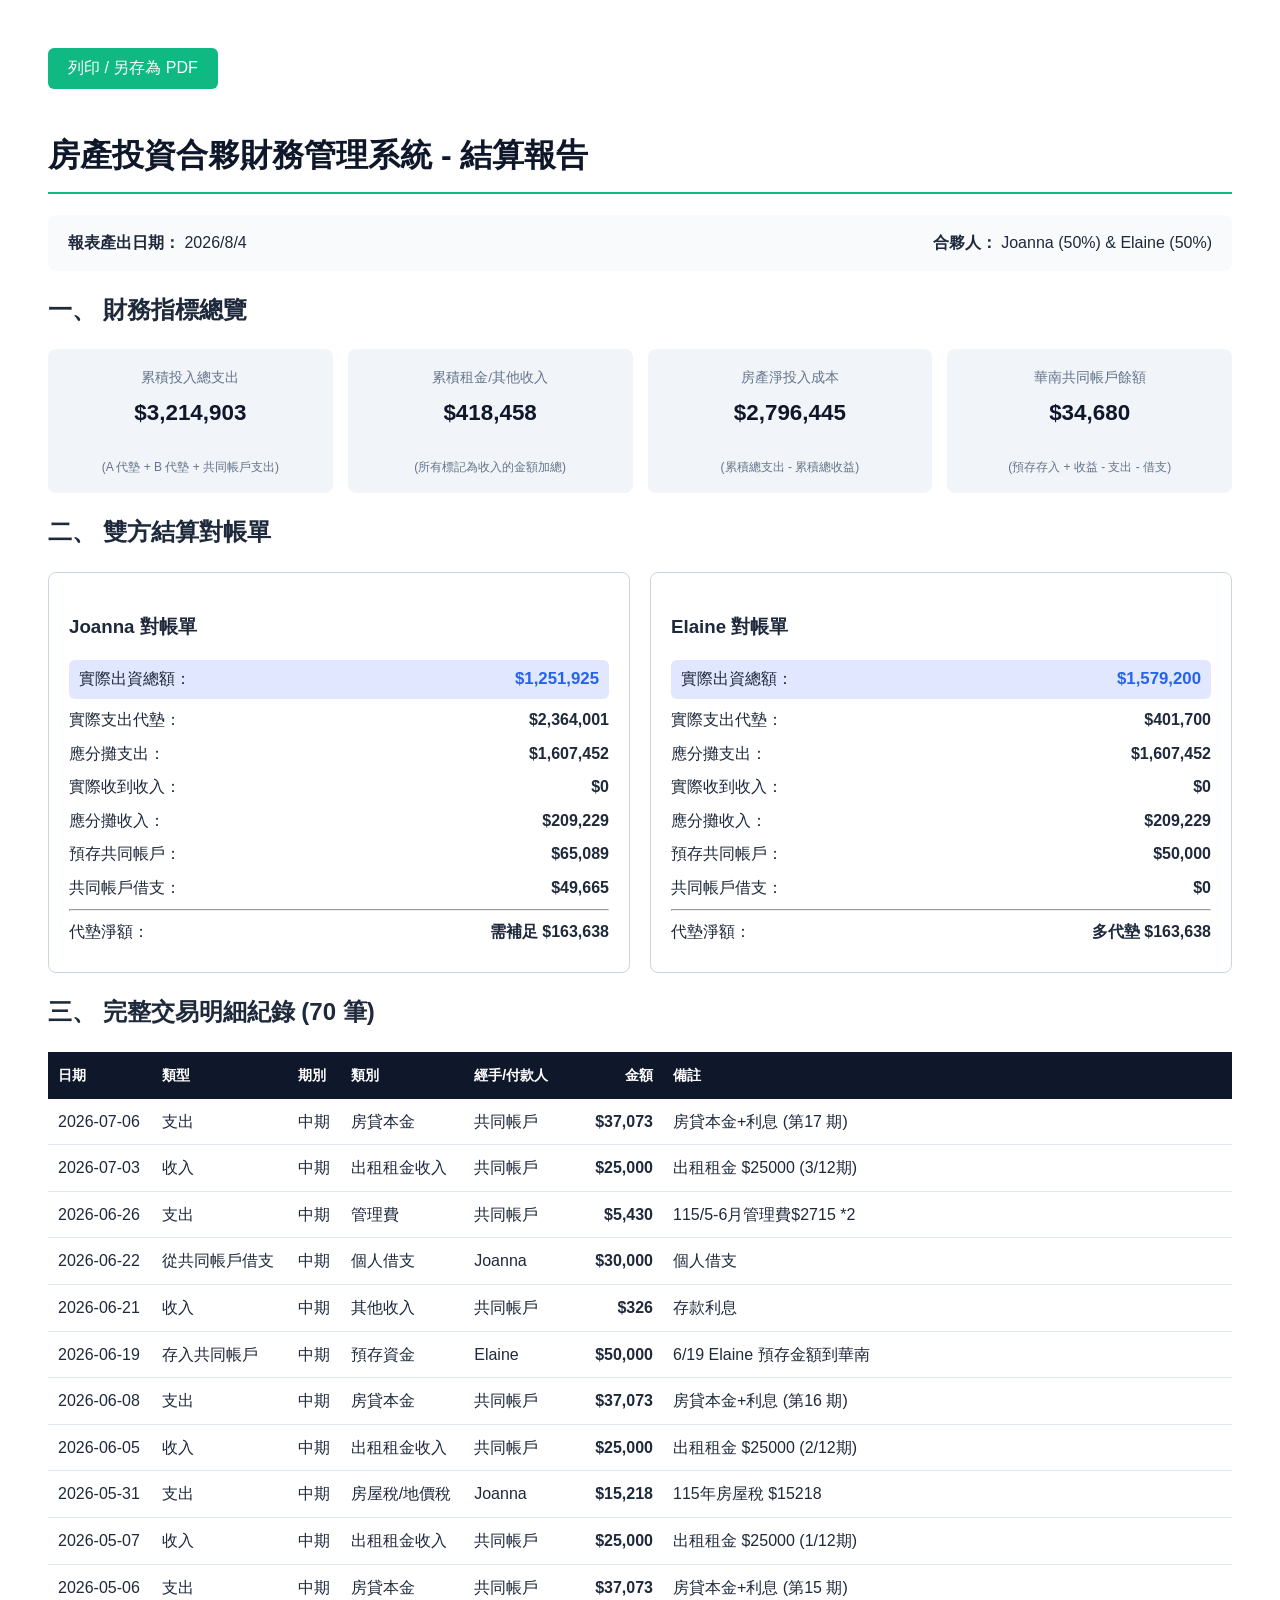
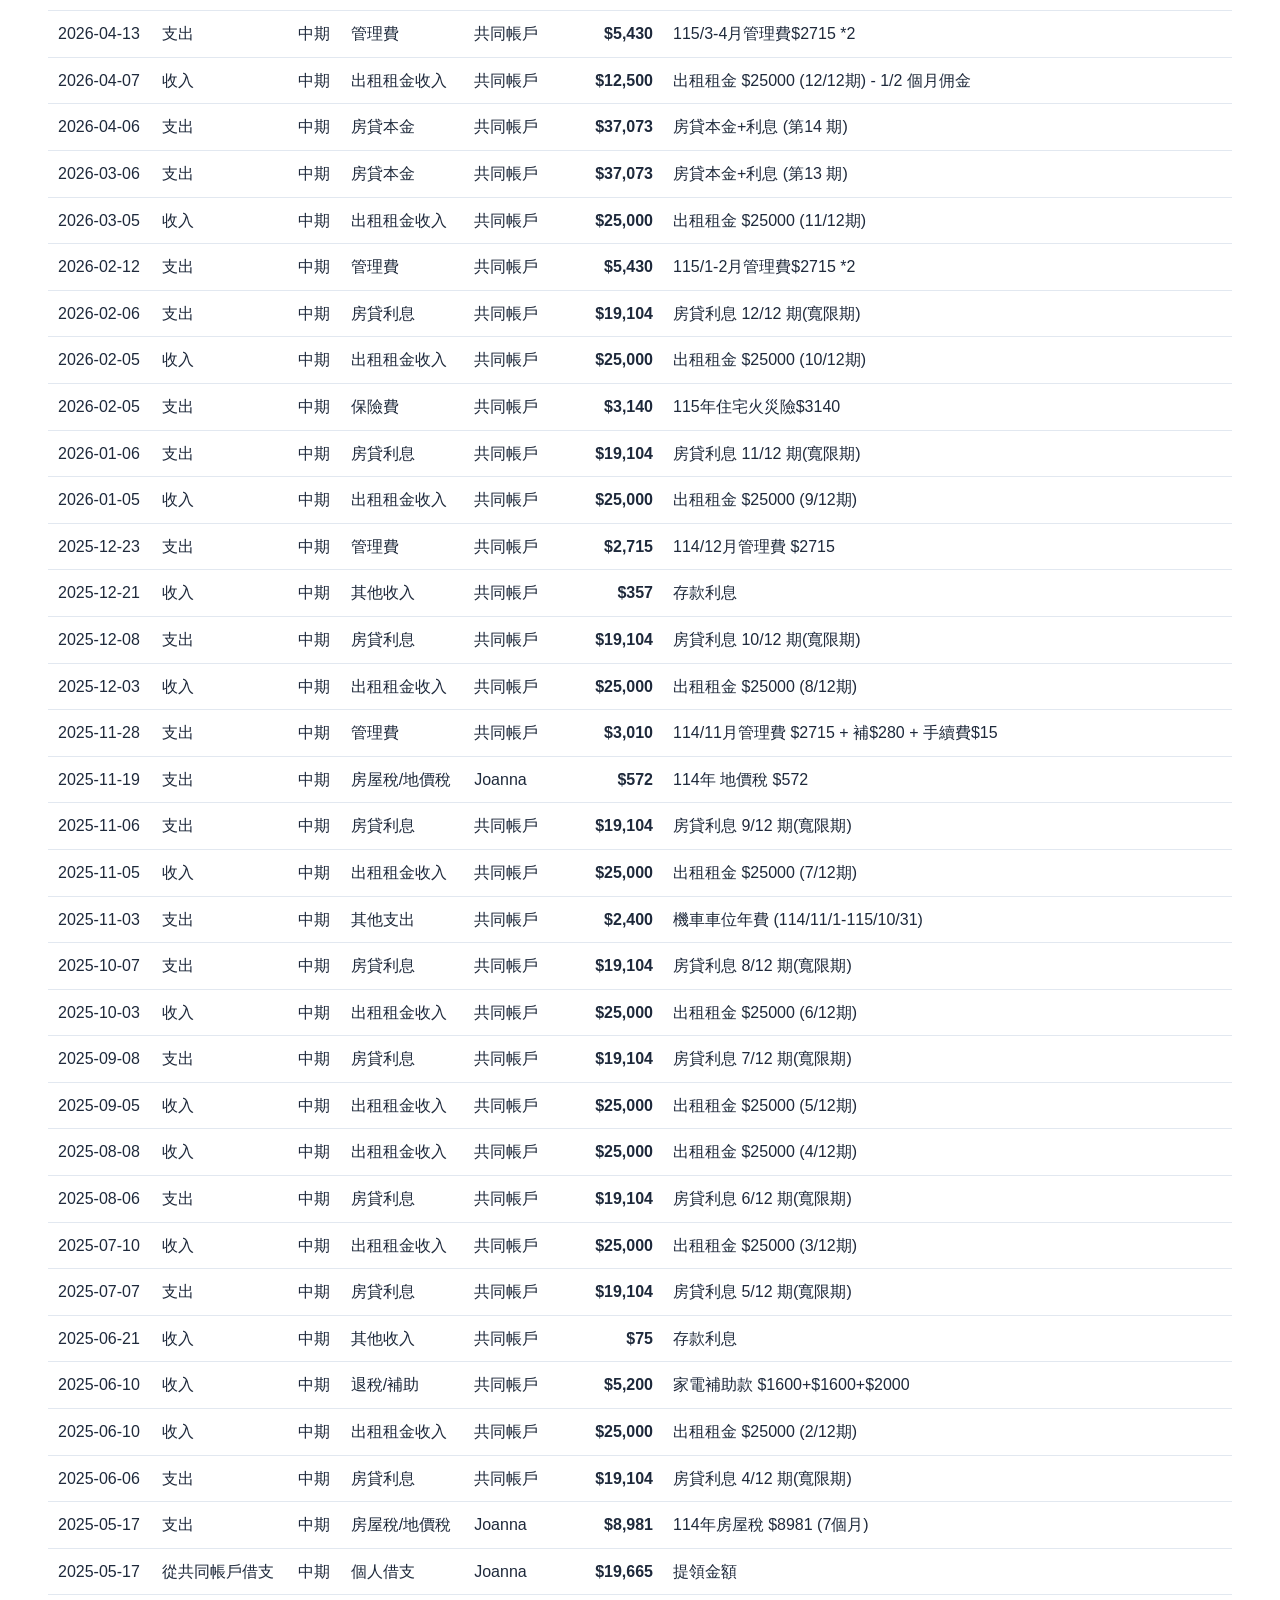
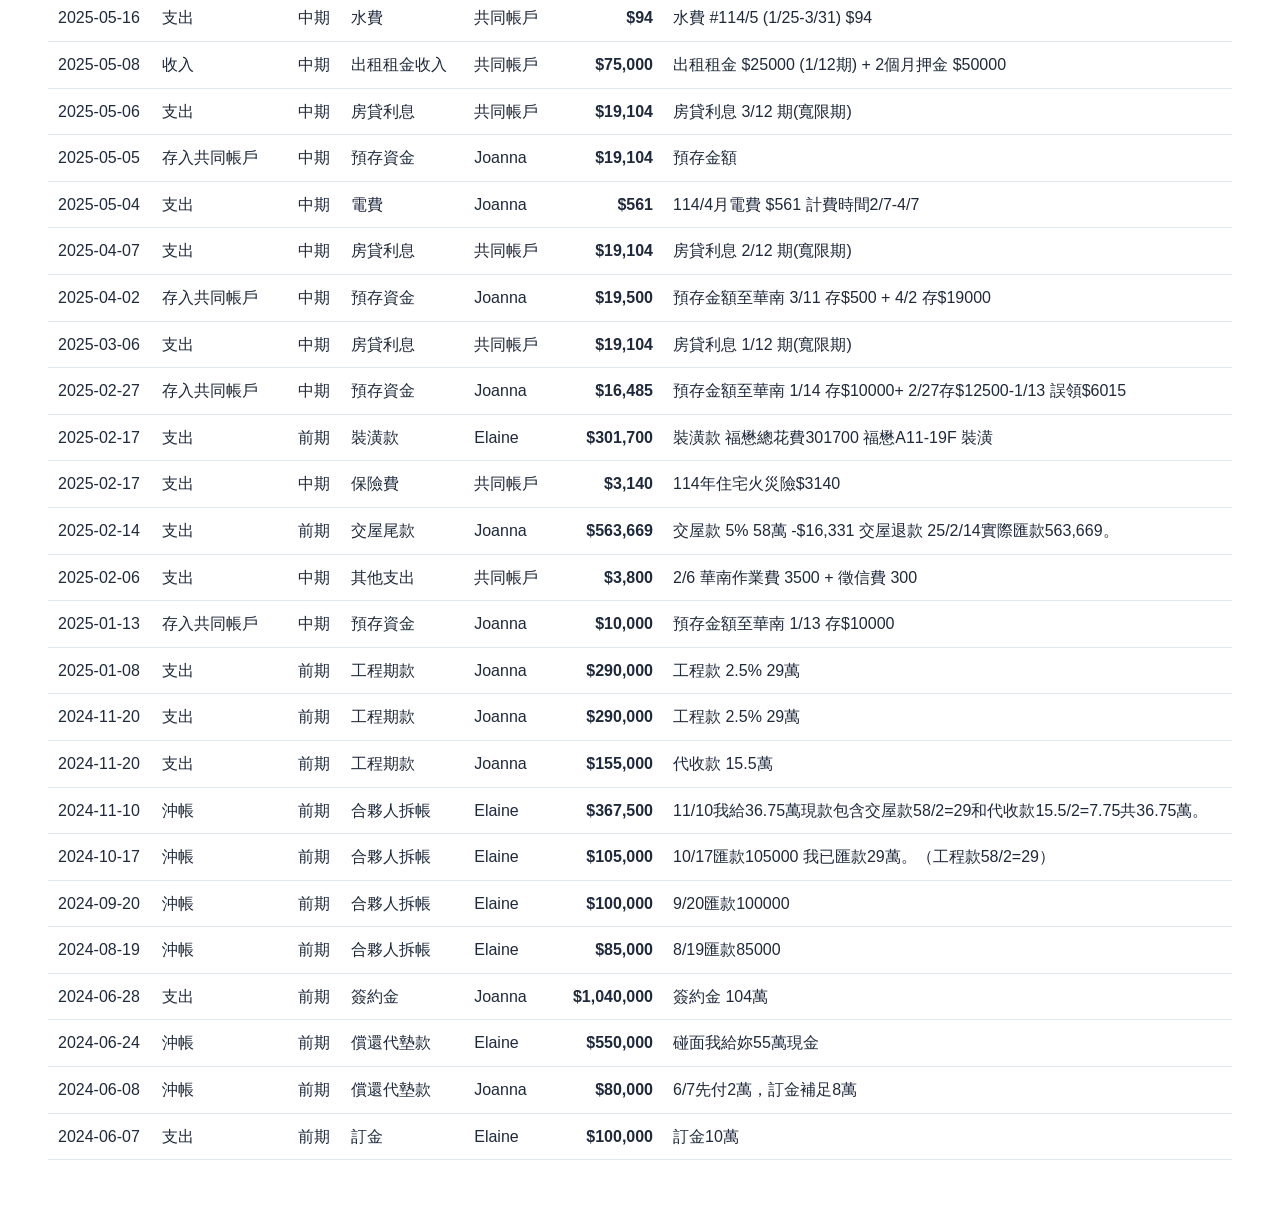
<file: output_html/IFMS_財務結算報表_2026-8-4 (3).html>
<!DOCTYPE html>
<html lang="zh-TW">
<head>
  <meta charset="UTF-8">
  <title>房產投資財務管理系統 - 結算報告 (2026/8/4)</title>
  <style>
    body { font-family: -apple-system, BlinkMacSystemFont, "Segoe UI", Roboto, sans-serif; padding: 40px; color: #1e293b; background: #fff; line-height: 1.6; }
    h1 { color: #0f172a; border-bottom: 2px solid #10b981; padding-bottom: 10px; }
    .meta-box { background: #f8fafc; padding: 15px 20px; border-radius: 8px; margin: 20px 0; display: flex; justify-content: space-between; }
    .metrics-grid { display: grid; grid-template-columns: repeat(4, 1fr); gap: 15px; margin: 20px 0; }
    .metric-card { background: #f1f5f9; padding: 15px; border-radius: 8px; text-align: center; }
    .metric-card span { font-size: 0.85rem; color: #64748b; }
    .metric-card h3 { font-size: 1.4rem; margin-top: 5px; color: #0f172a; }
    .partners-grid { display: grid; grid-template-columns: 1fr 1fr; gap: 20px; margin: 20px 0; }
    .partner-card { border: 1px solid #cbd5e1; border-radius: 8px; padding: 20px; }
    .p-row { display: flex; justify-content: space-between; margin-bottom: 8px; }
    table { width: 100%; border-collapse: collapse; margin-top: 20px; }
    th { background: #0f172a; color: #fff; padding: 12px 10px; text-align: left; font-size: 0.9rem; }
    .print-btn { background: #10b981; color: #fff; border: none; padding: 10px 20px; border-radius: 6px; cursor: pointer; font-size: 1rem; margin-bottom: 20px; }
    @media print { .print-btn { display: none; } }
  </style>
</head>
<body>
  <button class="print-btn" onclick="window.print()">列印 / 另存為 PDF</button>
  <h1>房產投資合夥財務管理系統 - 結算報告</h1>
  <div class="meta-box">
    <div><strong>報表產出日期：</strong> 2026/8/4</div>
    <div><strong>合夥人：</strong> Joanna (50%) & Elaine (50%)</div>
  </div>

  <h2>一、 財務指標總覽</h2>
  <div class="metrics-grid">
    <div class="metric-card"><span>累積投入總支出</span><h3>$3,214,903</h3><small style="color:#64748b;font-size:0.75rem;">(A 代墊 + B 代墊 + 共同帳戶支出)</small></div>
    <div class="metric-card"><span>累積租金/其他收入</span><h3>$418,458</h3><small style="color:#64748b;font-size:0.75rem;">(所有標記為收入的金額加總)</small></div>
    <div class="metric-card"><span>房產淨投入成本</span><h3>$2,796,445</h3><small style="color:#64748b;font-size:0.75rem;">(累積總支出 - 累積總收益)</small></div>
    <div class="metric-card"><span>華南共同帳戶餘額</span><h3>$34,680</h3><small style="color:#64748b;font-size:0.75rem;">(預存存入 + 收益 - 支出 - 借支)</small></div>
  </div>

  <h2>二、 雙方結算對帳單</h2>
  <div class="partners-grid">
    <div class="partner-card">
      <h3>Joanna 對帳單</h3>
      <div class="p-row" style="background:#e0e7ff; padding: 6px 10px; border-radius:6px; margin-bottom: 8px;"><span>實際出資總額：</span><strong style="color:#2563eb; font-size:1.05rem;">$1,251,925</strong></div>
      <div class="p-row"><span>實際支出代墊：</span><strong>$2,364,001</strong></div>
      <div class="p-row"><span>應分攤支出：</span><strong>$1,607,452</strong></div>
      <div class="p-row"><span>實際收到收入：</span><strong>$0</strong></div>
      <div class="p-row"><span>應分攤收入：</span><strong>$209,229</strong></div>
      <div class="p-row"><span>預存共同帳戶：</span><strong>$65,089</strong></div>
      <div class="p-row"><span>共同帳戶借支：</span><strong>$49,665</strong></div>
      <hr>
      <div class="p-row"><span>代墊淨額：</span><strong>需補足 $163,638</strong></div>
    </div>
    <div class="partner-card">
      <h3>Elaine 對帳單</h3>
      <div class="p-row" style="background:#e0e7ff; padding: 6px 10px; border-radius:6px; margin-bottom: 8px;"><span>實際出資總額：</span><strong style="color:#2563eb; font-size:1.05rem;">$1,579,200</strong></div>
      <div class="p-row"><span>實際支出代墊：</span><strong>$401,700</strong></div>
      <div class="p-row"><span>應分攤支出：</span><strong>$1,607,452</strong></div>
      <div class="p-row"><span>實際收到收入：</span><strong>$0</strong></div>
      <div class="p-row"><span>應分攤收入：</span><strong>$209,229</strong></div>
      <div class="p-row"><span>預存共同帳戶：</span><strong>$50,000</strong></div>
      <div class="p-row"><span>共同帳戶借支：</span><strong>$0</strong></div>
      <hr>
      <div class="p-row"><span>代墊淨額：</span><strong>多代墊 $163,638</strong></div>
    </div>
  </div>

  <h2>三、 完整交易明細紀錄 (70 筆)</h2>
  <table>
    <thead>
      <tr>
        <th>日期</th>
        <th>類型</th>
        <th>期別</th>
        <th>類別</th>
        <th>經手/付款人</th>
        <th style="text-align: right;">金額</th>
        <th>備註</th>
      </tr>
    </thead>
    <tbody>
      
      <tr>
        <td style="padding: 10px; border-bottom: 1px solid #e2e8f0;">2026-07-06</td>
        <td style="padding: 10px; border-bottom: 1px solid #e2e8f0;">支出</td>
        <td style="padding: 10px; border-bottom: 1px solid #e2e8f0;">中期</td>
        <td style="padding: 10px; border-bottom: 1px solid #e2e8f0;">房貸本金</td>
        <td style="padding: 10px; border-bottom: 1px solid #e2e8f0;">共同帳戶</td>
        <td style="padding: 10px; border-bottom: 1px solid #e2e8f0; font-weight: bold; text-align: right;">$37,073</td>
        <td style="padding: 10px; border-bottom: 1px solid #e2e8f0;">房貸本金+利息 (第17 期)</td>
      </tr>
    
      <tr>
        <td style="padding: 10px; border-bottom: 1px solid #e2e8f0;">2026-07-03</td>
        <td style="padding: 10px; border-bottom: 1px solid #e2e8f0;">收入</td>
        <td style="padding: 10px; border-bottom: 1px solid #e2e8f0;">中期</td>
        <td style="padding: 10px; border-bottom: 1px solid #e2e8f0;">出租租金收入</td>
        <td style="padding: 10px; border-bottom: 1px solid #e2e8f0;">共同帳戶</td>
        <td style="padding: 10px; border-bottom: 1px solid #e2e8f0; font-weight: bold; text-align: right;">$25,000</td>
        <td style="padding: 10px; border-bottom: 1px solid #e2e8f0;">出租租金 $25000 (3/12期)</td>
      </tr>
    
      <tr>
        <td style="padding: 10px; border-bottom: 1px solid #e2e8f0;">2026-06-26</td>
        <td style="padding: 10px; border-bottom: 1px solid #e2e8f0;">支出</td>
        <td style="padding: 10px; border-bottom: 1px solid #e2e8f0;">中期</td>
        <td style="padding: 10px; border-bottom: 1px solid #e2e8f0;">管理費</td>
        <td style="padding: 10px; border-bottom: 1px solid #e2e8f0;">共同帳戶</td>
        <td style="padding: 10px; border-bottom: 1px solid #e2e8f0; font-weight: bold; text-align: right;">$5,430</td>
        <td style="padding: 10px; border-bottom: 1px solid #e2e8f0;">115/5-6月管理費$2715 *2</td>
      </tr>
    
      <tr>
        <td style="padding: 10px; border-bottom: 1px solid #e2e8f0;">2026-06-22</td>
        <td style="padding: 10px; border-bottom: 1px solid #e2e8f0;">從共同帳戶借支</td>
        <td style="padding: 10px; border-bottom: 1px solid #e2e8f0;">中期</td>
        <td style="padding: 10px; border-bottom: 1px solid #e2e8f0;">個人借支</td>
        <td style="padding: 10px; border-bottom: 1px solid #e2e8f0;">Joanna</td>
        <td style="padding: 10px; border-bottom: 1px solid #e2e8f0; font-weight: bold; text-align: right;">$30,000</td>
        <td style="padding: 10px; border-bottom: 1px solid #e2e8f0;">個人借支</td>
      </tr>
    
      <tr>
        <td style="padding: 10px; border-bottom: 1px solid #e2e8f0;">2026-06-21</td>
        <td style="padding: 10px; border-bottom: 1px solid #e2e8f0;">收入</td>
        <td style="padding: 10px; border-bottom: 1px solid #e2e8f0;">中期</td>
        <td style="padding: 10px; border-bottom: 1px solid #e2e8f0;">其他收入</td>
        <td style="padding: 10px; border-bottom: 1px solid #e2e8f0;">共同帳戶</td>
        <td style="padding: 10px; border-bottom: 1px solid #e2e8f0; font-weight: bold; text-align: right;">$326</td>
        <td style="padding: 10px; border-bottom: 1px solid #e2e8f0;">存款利息</td>
      </tr>
    
      <tr>
        <td style="padding: 10px; border-bottom: 1px solid #e2e8f0;">2026-06-19</td>
        <td style="padding: 10px; border-bottom: 1px solid #e2e8f0;">存入共同帳戶</td>
        <td style="padding: 10px; border-bottom: 1px solid #e2e8f0;">中期</td>
        <td style="padding: 10px; border-bottom: 1px solid #e2e8f0;">預存資金</td>
        <td style="padding: 10px; border-bottom: 1px solid #e2e8f0;">Elaine</td>
        <td style="padding: 10px; border-bottom: 1px solid #e2e8f0; font-weight: bold; text-align: right;">$50,000</td>
        <td style="padding: 10px; border-bottom: 1px solid #e2e8f0;">6/19 Elaine 預存金額到華南</td>
      </tr>
    
      <tr>
        <td style="padding: 10px; border-bottom: 1px solid #e2e8f0;">2026-06-08</td>
        <td style="padding: 10px; border-bottom: 1px solid #e2e8f0;">支出</td>
        <td style="padding: 10px; border-bottom: 1px solid #e2e8f0;">中期</td>
        <td style="padding: 10px; border-bottom: 1px solid #e2e8f0;">房貸本金</td>
        <td style="padding: 10px; border-bottom: 1px solid #e2e8f0;">共同帳戶</td>
        <td style="padding: 10px; border-bottom: 1px solid #e2e8f0; font-weight: bold; text-align: right;">$37,073</td>
        <td style="padding: 10px; border-bottom: 1px solid #e2e8f0;">房貸本金+利息 (第16 期)</td>
      </tr>
    
      <tr>
        <td style="padding: 10px; border-bottom: 1px solid #e2e8f0;">2026-06-05</td>
        <td style="padding: 10px; border-bottom: 1px solid #e2e8f0;">收入</td>
        <td style="padding: 10px; border-bottom: 1px solid #e2e8f0;">中期</td>
        <td style="padding: 10px; border-bottom: 1px solid #e2e8f0;">出租租金收入</td>
        <td style="padding: 10px; border-bottom: 1px solid #e2e8f0;">共同帳戶</td>
        <td style="padding: 10px; border-bottom: 1px solid #e2e8f0; font-weight: bold; text-align: right;">$25,000</td>
        <td style="padding: 10px; border-bottom: 1px solid #e2e8f0;">出租租金 $25000 (2/12期)</td>
      </tr>
    
      <tr>
        <td style="padding: 10px; border-bottom: 1px solid #e2e8f0;">2026-05-31</td>
        <td style="padding: 10px; border-bottom: 1px solid #e2e8f0;">支出</td>
        <td style="padding: 10px; border-bottom: 1px solid #e2e8f0;">中期</td>
        <td style="padding: 10px; border-bottom: 1px solid #e2e8f0;">房屋稅/地價稅</td>
        <td style="padding: 10px; border-bottom: 1px solid #e2e8f0;">Joanna</td>
        <td style="padding: 10px; border-bottom: 1px solid #e2e8f0; font-weight: bold; text-align: right;">$15,218</td>
        <td style="padding: 10px; border-bottom: 1px solid #e2e8f0;">115年房屋稅 $15218</td>
      </tr>
    
      <tr>
        <td style="padding: 10px; border-bottom: 1px solid #e2e8f0;">2026-05-07</td>
        <td style="padding: 10px; border-bottom: 1px solid #e2e8f0;">收入</td>
        <td style="padding: 10px; border-bottom: 1px solid #e2e8f0;">中期</td>
        <td style="padding: 10px; border-bottom: 1px solid #e2e8f0;">出租租金收入</td>
        <td style="padding: 10px; border-bottom: 1px solid #e2e8f0;">共同帳戶</td>
        <td style="padding: 10px; border-bottom: 1px solid #e2e8f0; font-weight: bold; text-align: right;">$25,000</td>
        <td style="padding: 10px; border-bottom: 1px solid #e2e8f0;">出租租金 $25000 (1/12期)</td>
      </tr>
    
      <tr>
        <td style="padding: 10px; border-bottom: 1px solid #e2e8f0;">2026-05-06</td>
        <td style="padding: 10px; border-bottom: 1px solid #e2e8f0;">支出</td>
        <td style="padding: 10px; border-bottom: 1px solid #e2e8f0;">中期</td>
        <td style="padding: 10px; border-bottom: 1px solid #e2e8f0;">房貸本金</td>
        <td style="padding: 10px; border-bottom: 1px solid #e2e8f0;">共同帳戶</td>
        <td style="padding: 10px; border-bottom: 1px solid #e2e8f0; font-weight: bold; text-align: right;">$37,073</td>
        <td style="padding: 10px; border-bottom: 1px solid #e2e8f0;">房貸本金+利息 (第15 期)</td>
      </tr>
    
      <tr>
        <td style="padding: 10px; border-bottom: 1px solid #e2e8f0;">2026-04-13</td>
        <td style="padding: 10px; border-bottom: 1px solid #e2e8f0;">支出</td>
        <td style="padding: 10px; border-bottom: 1px solid #e2e8f0;">中期</td>
        <td style="padding: 10px; border-bottom: 1px solid #e2e8f0;">管理費</td>
        <td style="padding: 10px; border-bottom: 1px solid #e2e8f0;">共同帳戶</td>
        <td style="padding: 10px; border-bottom: 1px solid #e2e8f0; font-weight: bold; text-align: right;">$5,430</td>
        <td style="padding: 10px; border-bottom: 1px solid #e2e8f0;">115/3-4月管理費$2715 *2</td>
      </tr>
    
      <tr>
        <td style="padding: 10px; border-bottom: 1px solid #e2e8f0;">2026-04-07</td>
        <td style="padding: 10px; border-bottom: 1px solid #e2e8f0;">收入</td>
        <td style="padding: 10px; border-bottom: 1px solid #e2e8f0;">中期</td>
        <td style="padding: 10px; border-bottom: 1px solid #e2e8f0;">出租租金收入</td>
        <td style="padding: 10px; border-bottom: 1px solid #e2e8f0;">共同帳戶</td>
        <td style="padding: 10px; border-bottom: 1px solid #e2e8f0; font-weight: bold; text-align: right;">$12,500</td>
        <td style="padding: 10px; border-bottom: 1px solid #e2e8f0;">出租租金 $25000 (12/12期) - 1/2 個月佣金</td>
      </tr>
    
      <tr>
        <td style="padding: 10px; border-bottom: 1px solid #e2e8f0;">2026-04-06</td>
        <td style="padding: 10px; border-bottom: 1px solid #e2e8f0;">支出</td>
        <td style="padding: 10px; border-bottom: 1px solid #e2e8f0;">中期</td>
        <td style="padding: 10px; border-bottom: 1px solid #e2e8f0;">房貸本金</td>
        <td style="padding: 10px; border-bottom: 1px solid #e2e8f0;">共同帳戶</td>
        <td style="padding: 10px; border-bottom: 1px solid #e2e8f0; font-weight: bold; text-align: right;">$37,073</td>
        <td style="padding: 10px; border-bottom: 1px solid #e2e8f0;">房貸本金+利息 (第14 期)</td>
      </tr>
    
      <tr>
        <td style="padding: 10px; border-bottom: 1px solid #e2e8f0;">2026-03-06</td>
        <td style="padding: 10px; border-bottom: 1px solid #e2e8f0;">支出</td>
        <td style="padding: 10px; border-bottom: 1px solid #e2e8f0;">中期</td>
        <td style="padding: 10px; border-bottom: 1px solid #e2e8f0;">房貸本金</td>
        <td style="padding: 10px; border-bottom: 1px solid #e2e8f0;">共同帳戶</td>
        <td style="padding: 10px; border-bottom: 1px solid #e2e8f0; font-weight: bold; text-align: right;">$37,073</td>
        <td style="padding: 10px; border-bottom: 1px solid #e2e8f0;">房貸本金+利息 (第13 期)</td>
      </tr>
    
      <tr>
        <td style="padding: 10px; border-bottom: 1px solid #e2e8f0;">2026-03-05</td>
        <td style="padding: 10px; border-bottom: 1px solid #e2e8f0;">收入</td>
        <td style="padding: 10px; border-bottom: 1px solid #e2e8f0;">中期</td>
        <td style="padding: 10px; border-bottom: 1px solid #e2e8f0;">出租租金收入</td>
        <td style="padding: 10px; border-bottom: 1px solid #e2e8f0;">共同帳戶</td>
        <td style="padding: 10px; border-bottom: 1px solid #e2e8f0; font-weight: bold; text-align: right;">$25,000</td>
        <td style="padding: 10px; border-bottom: 1px solid #e2e8f0;">出租租金 $25000 (11/12期)</td>
      </tr>
    
      <tr>
        <td style="padding: 10px; border-bottom: 1px solid #e2e8f0;">2026-02-12</td>
        <td style="padding: 10px; border-bottom: 1px solid #e2e8f0;">支出</td>
        <td style="padding: 10px; border-bottom: 1px solid #e2e8f0;">中期</td>
        <td style="padding: 10px; border-bottom: 1px solid #e2e8f0;">管理費</td>
        <td style="padding: 10px; border-bottom: 1px solid #e2e8f0;">共同帳戶</td>
        <td style="padding: 10px; border-bottom: 1px solid #e2e8f0; font-weight: bold; text-align: right;">$5,430</td>
        <td style="padding: 10px; border-bottom: 1px solid #e2e8f0;">115/1-2月管理費$2715 *2</td>
      </tr>
    
      <tr>
        <td style="padding: 10px; border-bottom: 1px solid #e2e8f0;">2026-02-06</td>
        <td style="padding: 10px; border-bottom: 1px solid #e2e8f0;">支出</td>
        <td style="padding: 10px; border-bottom: 1px solid #e2e8f0;">中期</td>
        <td style="padding: 10px; border-bottom: 1px solid #e2e8f0;">房貸利息</td>
        <td style="padding: 10px; border-bottom: 1px solid #e2e8f0;">共同帳戶</td>
        <td style="padding: 10px; border-bottom: 1px solid #e2e8f0; font-weight: bold; text-align: right;">$19,104</td>
        <td style="padding: 10px; border-bottom: 1px solid #e2e8f0;">房貸利息 12/12 期(寬限期)</td>
      </tr>
    
      <tr>
        <td style="padding: 10px; border-bottom: 1px solid #e2e8f0;">2026-02-05</td>
        <td style="padding: 10px; border-bottom: 1px solid #e2e8f0;">收入</td>
        <td style="padding: 10px; border-bottom: 1px solid #e2e8f0;">中期</td>
        <td style="padding: 10px; border-bottom: 1px solid #e2e8f0;">出租租金收入</td>
        <td style="padding: 10px; border-bottom: 1px solid #e2e8f0;">共同帳戶</td>
        <td style="padding: 10px; border-bottom: 1px solid #e2e8f0; font-weight: bold; text-align: right;">$25,000</td>
        <td style="padding: 10px; border-bottom: 1px solid #e2e8f0;">出租租金 $25000 (10/12期)</td>
      </tr>
    
      <tr>
        <td style="padding: 10px; border-bottom: 1px solid #e2e8f0;">2026-02-05</td>
        <td style="padding: 10px; border-bottom: 1px solid #e2e8f0;">支出</td>
        <td style="padding: 10px; border-bottom: 1px solid #e2e8f0;">中期</td>
        <td style="padding: 10px; border-bottom: 1px solid #e2e8f0;">保險費</td>
        <td style="padding: 10px; border-bottom: 1px solid #e2e8f0;">共同帳戶</td>
        <td style="padding: 10px; border-bottom: 1px solid #e2e8f0; font-weight: bold; text-align: right;">$3,140</td>
        <td style="padding: 10px; border-bottom: 1px solid #e2e8f0;">115年住宅火災險$3140</td>
      </tr>
    
      <tr>
        <td style="padding: 10px; border-bottom: 1px solid #e2e8f0;">2026-01-06</td>
        <td style="padding: 10px; border-bottom: 1px solid #e2e8f0;">支出</td>
        <td style="padding: 10px; border-bottom: 1px solid #e2e8f0;">中期</td>
        <td style="padding: 10px; border-bottom: 1px solid #e2e8f0;">房貸利息</td>
        <td style="padding: 10px; border-bottom: 1px solid #e2e8f0;">共同帳戶</td>
        <td style="padding: 10px; border-bottom: 1px solid #e2e8f0; font-weight: bold; text-align: right;">$19,104</td>
        <td style="padding: 10px; border-bottom: 1px solid #e2e8f0;">房貸利息 11/12 期(寬限期)</td>
      </tr>
    
      <tr>
        <td style="padding: 10px; border-bottom: 1px solid #e2e8f0;">2026-01-05</td>
        <td style="padding: 10px; border-bottom: 1px solid #e2e8f0;">收入</td>
        <td style="padding: 10px; border-bottom: 1px solid #e2e8f0;">中期</td>
        <td style="padding: 10px; border-bottom: 1px solid #e2e8f0;">出租租金收入</td>
        <td style="padding: 10px; border-bottom: 1px solid #e2e8f0;">共同帳戶</td>
        <td style="padding: 10px; border-bottom: 1px solid #e2e8f0; font-weight: bold; text-align: right;">$25,000</td>
        <td style="padding: 10px; border-bottom: 1px solid #e2e8f0;">出租租金 $25000 (9/12期)</td>
      </tr>
    
      <tr>
        <td style="padding: 10px; border-bottom: 1px solid #e2e8f0;">2025-12-23</td>
        <td style="padding: 10px; border-bottom: 1px solid #e2e8f0;">支出</td>
        <td style="padding: 10px; border-bottom: 1px solid #e2e8f0;">中期</td>
        <td style="padding: 10px; border-bottom: 1px solid #e2e8f0;">管理費</td>
        <td style="padding: 10px; border-bottom: 1px solid #e2e8f0;">共同帳戶</td>
        <td style="padding: 10px; border-bottom: 1px solid #e2e8f0; font-weight: bold; text-align: right;">$2,715</td>
        <td style="padding: 10px; border-bottom: 1px solid #e2e8f0;">114/12月管理費 $2715 </td>
      </tr>
    
      <tr>
        <td style="padding: 10px; border-bottom: 1px solid #e2e8f0;">2025-12-21</td>
        <td style="padding: 10px; border-bottom: 1px solid #e2e8f0;">收入</td>
        <td style="padding: 10px; border-bottom: 1px solid #e2e8f0;">中期</td>
        <td style="padding: 10px; border-bottom: 1px solid #e2e8f0;">其他收入</td>
        <td style="padding: 10px; border-bottom: 1px solid #e2e8f0;">共同帳戶</td>
        <td style="padding: 10px; border-bottom: 1px solid #e2e8f0; font-weight: bold; text-align: right;">$357</td>
        <td style="padding: 10px; border-bottom: 1px solid #e2e8f0;">存款利息</td>
      </tr>
    
      <tr>
        <td style="padding: 10px; border-bottom: 1px solid #e2e8f0;">2025-12-08</td>
        <td style="padding: 10px; border-bottom: 1px solid #e2e8f0;">支出</td>
        <td style="padding: 10px; border-bottom: 1px solid #e2e8f0;">中期</td>
        <td style="padding: 10px; border-bottom: 1px solid #e2e8f0;">房貸利息</td>
        <td style="padding: 10px; border-bottom: 1px solid #e2e8f0;">共同帳戶</td>
        <td style="padding: 10px; border-bottom: 1px solid #e2e8f0; font-weight: bold; text-align: right;">$19,104</td>
        <td style="padding: 10px; border-bottom: 1px solid #e2e8f0;">房貸利息 10/12 期(寬限期)</td>
      </tr>
    
      <tr>
        <td style="padding: 10px; border-bottom: 1px solid #e2e8f0;">2025-12-03</td>
        <td style="padding: 10px; border-bottom: 1px solid #e2e8f0;">收入</td>
        <td style="padding: 10px; border-bottom: 1px solid #e2e8f0;">中期</td>
        <td style="padding: 10px; border-bottom: 1px solid #e2e8f0;">出租租金收入</td>
        <td style="padding: 10px; border-bottom: 1px solid #e2e8f0;">共同帳戶</td>
        <td style="padding: 10px; border-bottom: 1px solid #e2e8f0; font-weight: bold; text-align: right;">$25,000</td>
        <td style="padding: 10px; border-bottom: 1px solid #e2e8f0;">出租租金 $25000 (8/12期)</td>
      </tr>
    
      <tr>
        <td style="padding: 10px; border-bottom: 1px solid #e2e8f0;">2025-11-28</td>
        <td style="padding: 10px; border-bottom: 1px solid #e2e8f0;">支出</td>
        <td style="padding: 10px; border-bottom: 1px solid #e2e8f0;">中期</td>
        <td style="padding: 10px; border-bottom: 1px solid #e2e8f0;">管理費</td>
        <td style="padding: 10px; border-bottom: 1px solid #e2e8f0;">共同帳戶</td>
        <td style="padding: 10px; border-bottom: 1px solid #e2e8f0; font-weight: bold; text-align: right;">$3,010</td>
        <td style="padding: 10px; border-bottom: 1px solid #e2e8f0;">114/11月管理費 $2715 + 補$280 + 手續費$15</td>
      </tr>
    
      <tr>
        <td style="padding: 10px; border-bottom: 1px solid #e2e8f0;">2025-11-19</td>
        <td style="padding: 10px; border-bottom: 1px solid #e2e8f0;">支出</td>
        <td style="padding: 10px; border-bottom: 1px solid #e2e8f0;">中期</td>
        <td style="padding: 10px; border-bottom: 1px solid #e2e8f0;">房屋稅/地價稅</td>
        <td style="padding: 10px; border-bottom: 1px solid #e2e8f0;">Joanna</td>
        <td style="padding: 10px; border-bottom: 1px solid #e2e8f0; font-weight: bold; text-align: right;">$572</td>
        <td style="padding: 10px; border-bottom: 1px solid #e2e8f0;">114年 地價稅 $572</td>
      </tr>
    
      <tr>
        <td style="padding: 10px; border-bottom: 1px solid #e2e8f0;">2025-11-06</td>
        <td style="padding: 10px; border-bottom: 1px solid #e2e8f0;">支出</td>
        <td style="padding: 10px; border-bottom: 1px solid #e2e8f0;">中期</td>
        <td style="padding: 10px; border-bottom: 1px solid #e2e8f0;">房貸利息</td>
        <td style="padding: 10px; border-bottom: 1px solid #e2e8f0;">共同帳戶</td>
        <td style="padding: 10px; border-bottom: 1px solid #e2e8f0; font-weight: bold; text-align: right;">$19,104</td>
        <td style="padding: 10px; border-bottom: 1px solid #e2e8f0;">房貸利息 9/12 期(寬限期)</td>
      </tr>
    
      <tr>
        <td style="padding: 10px; border-bottom: 1px solid #e2e8f0;">2025-11-05</td>
        <td style="padding: 10px; border-bottom: 1px solid #e2e8f0;">收入</td>
        <td style="padding: 10px; border-bottom: 1px solid #e2e8f0;">中期</td>
        <td style="padding: 10px; border-bottom: 1px solid #e2e8f0;">出租租金收入</td>
        <td style="padding: 10px; border-bottom: 1px solid #e2e8f0;">共同帳戶</td>
        <td style="padding: 10px; border-bottom: 1px solid #e2e8f0; font-weight: bold; text-align: right;">$25,000</td>
        <td style="padding: 10px; border-bottom: 1px solid #e2e8f0;">出租租金 $25000 (7/12期)</td>
      </tr>
    
      <tr>
        <td style="padding: 10px; border-bottom: 1px solid #e2e8f0;">2025-11-03</td>
        <td style="padding: 10px; border-bottom: 1px solid #e2e8f0;">支出</td>
        <td style="padding: 10px; border-bottom: 1px solid #e2e8f0;">中期</td>
        <td style="padding: 10px; border-bottom: 1px solid #e2e8f0;">其他支出</td>
        <td style="padding: 10px; border-bottom: 1px solid #e2e8f0;">共同帳戶</td>
        <td style="padding: 10px; border-bottom: 1px solid #e2e8f0; font-weight: bold; text-align: right;">$2,400</td>
        <td style="padding: 10px; border-bottom: 1px solid #e2e8f0;">機車車位年費 (114/11/1-115/10/31)</td>
      </tr>
    
      <tr>
        <td style="padding: 10px; border-bottom: 1px solid #e2e8f0;">2025-10-07</td>
        <td style="padding: 10px; border-bottom: 1px solid #e2e8f0;">支出</td>
        <td style="padding: 10px; border-bottom: 1px solid #e2e8f0;">中期</td>
        <td style="padding: 10px; border-bottom: 1px solid #e2e8f0;">房貸利息</td>
        <td style="padding: 10px; border-bottom: 1px solid #e2e8f0;">共同帳戶</td>
        <td style="padding: 10px; border-bottom: 1px solid #e2e8f0; font-weight: bold; text-align: right;">$19,104</td>
        <td style="padding: 10px; border-bottom: 1px solid #e2e8f0;">房貸利息 8/12 期(寬限期)</td>
      </tr>
    
      <tr>
        <td style="padding: 10px; border-bottom: 1px solid #e2e8f0;">2025-10-03</td>
        <td style="padding: 10px; border-bottom: 1px solid #e2e8f0;">收入</td>
        <td style="padding: 10px; border-bottom: 1px solid #e2e8f0;">中期</td>
        <td style="padding: 10px; border-bottom: 1px solid #e2e8f0;">出租租金收入</td>
        <td style="padding: 10px; border-bottom: 1px solid #e2e8f0;">共同帳戶</td>
        <td style="padding: 10px; border-bottom: 1px solid #e2e8f0; font-weight: bold; text-align: right;">$25,000</td>
        <td style="padding: 10px; border-bottom: 1px solid #e2e8f0;">出租租金 $25000 (6/12期)</td>
      </tr>
    
      <tr>
        <td style="padding: 10px; border-bottom: 1px solid #e2e8f0;">2025-09-08</td>
        <td style="padding: 10px; border-bottom: 1px solid #e2e8f0;">支出</td>
        <td style="padding: 10px; border-bottom: 1px solid #e2e8f0;">中期</td>
        <td style="padding: 10px; border-bottom: 1px solid #e2e8f0;">房貸利息</td>
        <td style="padding: 10px; border-bottom: 1px solid #e2e8f0;">共同帳戶</td>
        <td style="padding: 10px; border-bottom: 1px solid #e2e8f0; font-weight: bold; text-align: right;">$19,104</td>
        <td style="padding: 10px; border-bottom: 1px solid #e2e8f0;">房貸利息 7/12 期(寬限期)</td>
      </tr>
    
      <tr>
        <td style="padding: 10px; border-bottom: 1px solid #e2e8f0;">2025-09-05</td>
        <td style="padding: 10px; border-bottom: 1px solid #e2e8f0;">收入</td>
        <td style="padding: 10px; border-bottom: 1px solid #e2e8f0;">中期</td>
        <td style="padding: 10px; border-bottom: 1px solid #e2e8f0;">出租租金收入</td>
        <td style="padding: 10px; border-bottom: 1px solid #e2e8f0;">共同帳戶</td>
        <td style="padding: 10px; border-bottom: 1px solid #e2e8f0; font-weight: bold; text-align: right;">$25,000</td>
        <td style="padding: 10px; border-bottom: 1px solid #e2e8f0;">出租租金 $25000 (5/12期)</td>
      </tr>
    
      <tr>
        <td style="padding: 10px; border-bottom: 1px solid #e2e8f0;">2025-08-08</td>
        <td style="padding: 10px; border-bottom: 1px solid #e2e8f0;">收入</td>
        <td style="padding: 10px; border-bottom: 1px solid #e2e8f0;">中期</td>
        <td style="padding: 10px; border-bottom: 1px solid #e2e8f0;">出租租金收入</td>
        <td style="padding: 10px; border-bottom: 1px solid #e2e8f0;">共同帳戶</td>
        <td style="padding: 10px; border-bottom: 1px solid #e2e8f0; font-weight: bold; text-align: right;">$25,000</td>
        <td style="padding: 10px; border-bottom: 1px solid #e2e8f0;">出租租金 $25000 (4/12期)</td>
      </tr>
    
      <tr>
        <td style="padding: 10px; border-bottom: 1px solid #e2e8f0;">2025-08-06</td>
        <td style="padding: 10px; border-bottom: 1px solid #e2e8f0;">支出</td>
        <td style="padding: 10px; border-bottom: 1px solid #e2e8f0;">中期</td>
        <td style="padding: 10px; border-bottom: 1px solid #e2e8f0;">房貸利息</td>
        <td style="padding: 10px; border-bottom: 1px solid #e2e8f0;">共同帳戶</td>
        <td style="padding: 10px; border-bottom: 1px solid #e2e8f0; font-weight: bold; text-align: right;">$19,104</td>
        <td style="padding: 10px; border-bottom: 1px solid #e2e8f0;">房貸利息 6/12 期(寬限期)</td>
      </tr>
    
      <tr>
        <td style="padding: 10px; border-bottom: 1px solid #e2e8f0;">2025-07-10</td>
        <td style="padding: 10px; border-bottom: 1px solid #e2e8f0;">收入</td>
        <td style="padding: 10px; border-bottom: 1px solid #e2e8f0;">中期</td>
        <td style="padding: 10px; border-bottom: 1px solid #e2e8f0;">出租租金收入</td>
        <td style="padding: 10px; border-bottom: 1px solid #e2e8f0;">共同帳戶</td>
        <td style="padding: 10px; border-bottom: 1px solid #e2e8f0; font-weight: bold; text-align: right;">$25,000</td>
        <td style="padding: 10px; border-bottom: 1px solid #e2e8f0;">出租租金 $25000 (3/12期)</td>
      </tr>
    
      <tr>
        <td style="padding: 10px; border-bottom: 1px solid #e2e8f0;">2025-07-07</td>
        <td style="padding: 10px; border-bottom: 1px solid #e2e8f0;">支出</td>
        <td style="padding: 10px; border-bottom: 1px solid #e2e8f0;">中期</td>
        <td style="padding: 10px; border-bottom: 1px solid #e2e8f0;">房貸利息</td>
        <td style="padding: 10px; border-bottom: 1px solid #e2e8f0;">共同帳戶</td>
        <td style="padding: 10px; border-bottom: 1px solid #e2e8f0; font-weight: bold; text-align: right;">$19,104</td>
        <td style="padding: 10px; border-bottom: 1px solid #e2e8f0;">房貸利息 5/12 期(寬限期)</td>
      </tr>
    
      <tr>
        <td style="padding: 10px; border-bottom: 1px solid #e2e8f0;">2025-06-21</td>
        <td style="padding: 10px; border-bottom: 1px solid #e2e8f0;">收入</td>
        <td style="padding: 10px; border-bottom: 1px solid #e2e8f0;">中期</td>
        <td style="padding: 10px; border-bottom: 1px solid #e2e8f0;">其他收入</td>
        <td style="padding: 10px; border-bottom: 1px solid #e2e8f0;">共同帳戶</td>
        <td style="padding: 10px; border-bottom: 1px solid #e2e8f0; font-weight: bold; text-align: right;">$75</td>
        <td style="padding: 10px; border-bottom: 1px solid #e2e8f0;">存款利息</td>
      </tr>
    
      <tr>
        <td style="padding: 10px; border-bottom: 1px solid #e2e8f0;">2025-06-10</td>
        <td style="padding: 10px; border-bottom: 1px solid #e2e8f0;">收入</td>
        <td style="padding: 10px; border-bottom: 1px solid #e2e8f0;">中期</td>
        <td style="padding: 10px; border-bottom: 1px solid #e2e8f0;">退稅/補助</td>
        <td style="padding: 10px; border-bottom: 1px solid #e2e8f0;">共同帳戶</td>
        <td style="padding: 10px; border-bottom: 1px solid #e2e8f0; font-weight: bold; text-align: right;">$5,200</td>
        <td style="padding: 10px; border-bottom: 1px solid #e2e8f0;">家電補助款 $1600+$1600+$2000</td>
      </tr>
    
      <tr>
        <td style="padding: 10px; border-bottom: 1px solid #e2e8f0;">2025-06-10</td>
        <td style="padding: 10px; border-bottom: 1px solid #e2e8f0;">收入</td>
        <td style="padding: 10px; border-bottom: 1px solid #e2e8f0;">中期</td>
        <td style="padding: 10px; border-bottom: 1px solid #e2e8f0;">出租租金收入</td>
        <td style="padding: 10px; border-bottom: 1px solid #e2e8f0;">共同帳戶</td>
        <td style="padding: 10px; border-bottom: 1px solid #e2e8f0; font-weight: bold; text-align: right;">$25,000</td>
        <td style="padding: 10px; border-bottom: 1px solid #e2e8f0;">出租租金 $25000 (2/12期)</td>
      </tr>
    
      <tr>
        <td style="padding: 10px; border-bottom: 1px solid #e2e8f0;">2025-06-06</td>
        <td style="padding: 10px; border-bottom: 1px solid #e2e8f0;">支出</td>
        <td style="padding: 10px; border-bottom: 1px solid #e2e8f0;">中期</td>
        <td style="padding: 10px; border-bottom: 1px solid #e2e8f0;">房貸利息</td>
        <td style="padding: 10px; border-bottom: 1px solid #e2e8f0;">共同帳戶</td>
        <td style="padding: 10px; border-bottom: 1px solid #e2e8f0; font-weight: bold; text-align: right;">$19,104</td>
        <td style="padding: 10px; border-bottom: 1px solid #e2e8f0;">房貸利息 4/12 期(寬限期)</td>
      </tr>
    
      <tr>
        <td style="padding: 10px; border-bottom: 1px solid #e2e8f0;">2025-05-17</td>
        <td style="padding: 10px; border-bottom: 1px solid #e2e8f0;">支出</td>
        <td style="padding: 10px; border-bottom: 1px solid #e2e8f0;">中期</td>
        <td style="padding: 10px; border-bottom: 1px solid #e2e8f0;">房屋稅/地價稅</td>
        <td style="padding: 10px; border-bottom: 1px solid #e2e8f0;">Joanna</td>
        <td style="padding: 10px; border-bottom: 1px solid #e2e8f0; font-weight: bold; text-align: right;">$8,981</td>
        <td style="padding: 10px; border-bottom: 1px solid #e2e8f0;">114年房屋稅 $8981 (7個月)</td>
      </tr>
    
      <tr>
        <td style="padding: 10px; border-bottom: 1px solid #e2e8f0;">2025-05-17</td>
        <td style="padding: 10px; border-bottom: 1px solid #e2e8f0;">從共同帳戶借支</td>
        <td style="padding: 10px; border-bottom: 1px solid #e2e8f0;">中期</td>
        <td style="padding: 10px; border-bottom: 1px solid #e2e8f0;">個人借支</td>
        <td style="padding: 10px; border-bottom: 1px solid #e2e8f0;">Joanna</td>
        <td style="padding: 10px; border-bottom: 1px solid #e2e8f0; font-weight: bold; text-align: right;">$19,665</td>
        <td style="padding: 10px; border-bottom: 1px solid #e2e8f0;">提領金額</td>
      </tr>
    
      <tr>
        <td style="padding: 10px; border-bottom: 1px solid #e2e8f0;">2025-05-16</td>
        <td style="padding: 10px; border-bottom: 1px solid #e2e8f0;">支出</td>
        <td style="padding: 10px; border-bottom: 1px solid #e2e8f0;">中期</td>
        <td style="padding: 10px; border-bottom: 1px solid #e2e8f0;">水費</td>
        <td style="padding: 10px; border-bottom: 1px solid #e2e8f0;">共同帳戶</td>
        <td style="padding: 10px; border-bottom: 1px solid #e2e8f0; font-weight: bold; text-align: right;">$94</td>
        <td style="padding: 10px; border-bottom: 1px solid #e2e8f0;">水費 #114/5 (1/25-3/31)  $94</td>
      </tr>
    
      <tr>
        <td style="padding: 10px; border-bottom: 1px solid #e2e8f0;">2025-05-08</td>
        <td style="padding: 10px; border-bottom: 1px solid #e2e8f0;">收入</td>
        <td style="padding: 10px; border-bottom: 1px solid #e2e8f0;">中期</td>
        <td style="padding: 10px; border-bottom: 1px solid #e2e8f0;">出租租金收入</td>
        <td style="padding: 10px; border-bottom: 1px solid #e2e8f0;">共同帳戶</td>
        <td style="padding: 10px; border-bottom: 1px solid #e2e8f0; font-weight: bold; text-align: right;">$75,000</td>
        <td style="padding: 10px; border-bottom: 1px solid #e2e8f0;">出租租金 $25000 (1/12期) + 2個月押金 $50000</td>
      </tr>
    
      <tr>
        <td style="padding: 10px; border-bottom: 1px solid #e2e8f0;">2025-05-06</td>
        <td style="padding: 10px; border-bottom: 1px solid #e2e8f0;">支出</td>
        <td style="padding: 10px; border-bottom: 1px solid #e2e8f0;">中期</td>
        <td style="padding: 10px; border-bottom: 1px solid #e2e8f0;">房貸利息</td>
        <td style="padding: 10px; border-bottom: 1px solid #e2e8f0;">共同帳戶</td>
        <td style="padding: 10px; border-bottom: 1px solid #e2e8f0; font-weight: bold; text-align: right;">$19,104</td>
        <td style="padding: 10px; border-bottom: 1px solid #e2e8f0;">房貸利息 3/12 期(寬限期)</td>
      </tr>
    
      <tr>
        <td style="padding: 10px; border-bottom: 1px solid #e2e8f0;">2025-05-05</td>
        <td style="padding: 10px; border-bottom: 1px solid #e2e8f0;">存入共同帳戶</td>
        <td style="padding: 10px; border-bottom: 1px solid #e2e8f0;">中期</td>
        <td style="padding: 10px; border-bottom: 1px solid #e2e8f0;">預存資金</td>
        <td style="padding: 10px; border-bottom: 1px solid #e2e8f0;">Joanna</td>
        <td style="padding: 10px; border-bottom: 1px solid #e2e8f0; font-weight: bold; text-align: right;">$19,104</td>
        <td style="padding: 10px; border-bottom: 1px solid #e2e8f0;">預存金額 </td>
      </tr>
    
      <tr>
        <td style="padding: 10px; border-bottom: 1px solid #e2e8f0;">2025-05-04</td>
        <td style="padding: 10px; border-bottom: 1px solid #e2e8f0;">支出</td>
        <td style="padding: 10px; border-bottom: 1px solid #e2e8f0;">中期</td>
        <td style="padding: 10px; border-bottom: 1px solid #e2e8f0;">電費</td>
        <td style="padding: 10px; border-bottom: 1px solid #e2e8f0;">Joanna</td>
        <td style="padding: 10px; border-bottom: 1px solid #e2e8f0; font-weight: bold; text-align: right;">$561</td>
        <td style="padding: 10px; border-bottom: 1px solid #e2e8f0;">114/4月電費 $561
計費時間2/7-4/7</td>
      </tr>
    
      <tr>
        <td style="padding: 10px; border-bottom: 1px solid #e2e8f0;">2025-04-07</td>
        <td style="padding: 10px; border-bottom: 1px solid #e2e8f0;">支出</td>
        <td style="padding: 10px; border-bottom: 1px solid #e2e8f0;">中期</td>
        <td style="padding: 10px; border-bottom: 1px solid #e2e8f0;">房貸利息</td>
        <td style="padding: 10px; border-bottom: 1px solid #e2e8f0;">共同帳戶</td>
        <td style="padding: 10px; border-bottom: 1px solid #e2e8f0; font-weight: bold; text-align: right;">$19,104</td>
        <td style="padding: 10px; border-bottom: 1px solid #e2e8f0;">房貸利息 2/12 期(寬限期)</td>
      </tr>
    
      <tr>
        <td style="padding: 10px; border-bottom: 1px solid #e2e8f0;">2025-04-02</td>
        <td style="padding: 10px; border-bottom: 1px solid #e2e8f0;">存入共同帳戶</td>
        <td style="padding: 10px; border-bottom: 1px solid #e2e8f0;">中期</td>
        <td style="padding: 10px; border-bottom: 1px solid #e2e8f0;">預存資金</td>
        <td style="padding: 10px; border-bottom: 1px solid #e2e8f0;">Joanna</td>
        <td style="padding: 10px; border-bottom: 1px solid #e2e8f0; font-weight: bold; text-align: right;">$19,500</td>
        <td style="padding: 10px; border-bottom: 1px solid #e2e8f0;">預存金額至華南 
3/11 存$500 + 4/2 存$19000</td>
      </tr>
    
      <tr>
        <td style="padding: 10px; border-bottom: 1px solid #e2e8f0;">2025-03-06</td>
        <td style="padding: 10px; border-bottom: 1px solid #e2e8f0;">支出</td>
        <td style="padding: 10px; border-bottom: 1px solid #e2e8f0;">中期</td>
        <td style="padding: 10px; border-bottom: 1px solid #e2e8f0;">房貸利息</td>
        <td style="padding: 10px; border-bottom: 1px solid #e2e8f0;">共同帳戶</td>
        <td style="padding: 10px; border-bottom: 1px solid #e2e8f0; font-weight: bold; text-align: right;">$19,104</td>
        <td style="padding: 10px; border-bottom: 1px solid #e2e8f0;">房貸利息 1/12 期(寬限期)</td>
      </tr>
    
      <tr>
        <td style="padding: 10px; border-bottom: 1px solid #e2e8f0;">2025-02-27</td>
        <td style="padding: 10px; border-bottom: 1px solid #e2e8f0;">存入共同帳戶</td>
        <td style="padding: 10px; border-bottom: 1px solid #e2e8f0;">中期</td>
        <td style="padding: 10px; border-bottom: 1px solid #e2e8f0;">預存資金</td>
        <td style="padding: 10px; border-bottom: 1px solid #e2e8f0;">Joanna</td>
        <td style="padding: 10px; border-bottom: 1px solid #e2e8f0; font-weight: bold; text-align: right;">$16,485</td>
        <td style="padding: 10px; border-bottom: 1px solid #e2e8f0;">預存金額至華南
1/14 存$10000+ 2/27存$12500-1/13 誤領$6015</td>
      </tr>
    
      <tr>
        <td style="padding: 10px; border-bottom: 1px solid #e2e8f0;">2025-02-17</td>
        <td style="padding: 10px; border-bottom: 1px solid #e2e8f0;">支出</td>
        <td style="padding: 10px; border-bottom: 1px solid #e2e8f0;">前期</td>
        <td style="padding: 10px; border-bottom: 1px solid #e2e8f0;">裝潢款</td>
        <td style="padding: 10px; border-bottom: 1px solid #e2e8f0;">Elaine</td>
        <td style="padding: 10px; border-bottom: 1px solid #e2e8f0; font-weight: bold; text-align: right;">$301,700</td>
        <td style="padding: 10px; border-bottom: 1px solid #e2e8f0;">裝潢款 福懋總花費301700
福懋A11-19F 裝潢</td>
      </tr>
    
      <tr>
        <td style="padding: 10px; border-bottom: 1px solid #e2e8f0;">2025-02-17</td>
        <td style="padding: 10px; border-bottom: 1px solid #e2e8f0;">支出</td>
        <td style="padding: 10px; border-bottom: 1px solid #e2e8f0;">中期</td>
        <td style="padding: 10px; border-bottom: 1px solid #e2e8f0;">保險費</td>
        <td style="padding: 10px; border-bottom: 1px solid #e2e8f0;">共同帳戶</td>
        <td style="padding: 10px; border-bottom: 1px solid #e2e8f0; font-weight: bold; text-align: right;">$3,140</td>
        <td style="padding: 10px; border-bottom: 1px solid #e2e8f0;">114年住宅火災險$3140</td>
      </tr>
    
      <tr>
        <td style="padding: 10px; border-bottom: 1px solid #e2e8f0;">2025-02-14</td>
        <td style="padding: 10px; border-bottom: 1px solid #e2e8f0;">支出</td>
        <td style="padding: 10px; border-bottom: 1px solid #e2e8f0;">前期</td>
        <td style="padding: 10px; border-bottom: 1px solid #e2e8f0;">交屋尾款</td>
        <td style="padding: 10px; border-bottom: 1px solid #e2e8f0;">Joanna</td>
        <td style="padding: 10px; border-bottom: 1px solid #e2e8f0; font-weight: bold; text-align: right;">$563,669</td>
        <td style="padding: 10px; border-bottom: 1px solid #e2e8f0;">交屋款 5% 58萬
-$16,331	交屋退款
25/2/14實際匯款563,669。</td>
      </tr>
    
      <tr>
        <td style="padding: 10px; border-bottom: 1px solid #e2e8f0;">2025-02-06</td>
        <td style="padding: 10px; border-bottom: 1px solid #e2e8f0;">支出</td>
        <td style="padding: 10px; border-bottom: 1px solid #e2e8f0;">中期</td>
        <td style="padding: 10px; border-bottom: 1px solid #e2e8f0;">其他支出</td>
        <td style="padding: 10px; border-bottom: 1px solid #e2e8f0;">共同帳戶</td>
        <td style="padding: 10px; border-bottom: 1px solid #e2e8f0; font-weight: bold; text-align: right;">$3,800</td>
        <td style="padding: 10px; border-bottom: 1px solid #e2e8f0;">2/6 華南作業費 3500 + 徵信費 300</td>
      </tr>
    
      <tr>
        <td style="padding: 10px; border-bottom: 1px solid #e2e8f0;">2025-01-13</td>
        <td style="padding: 10px; border-bottom: 1px solid #e2e8f0;">存入共同帳戶</td>
        <td style="padding: 10px; border-bottom: 1px solid #e2e8f0;">中期</td>
        <td style="padding: 10px; border-bottom: 1px solid #e2e8f0;">預存資金</td>
        <td style="padding: 10px; border-bottom: 1px solid #e2e8f0;">Joanna</td>
        <td style="padding: 10px; border-bottom: 1px solid #e2e8f0; font-weight: bold; text-align: right;">$10,000</td>
        <td style="padding: 10px; border-bottom: 1px solid #e2e8f0;">預存金額至華南
1/13 存$10000</td>
      </tr>
    
      <tr>
        <td style="padding: 10px; border-bottom: 1px solid #e2e8f0;">2025-01-08</td>
        <td style="padding: 10px; border-bottom: 1px solid #e2e8f0;">支出</td>
        <td style="padding: 10px; border-bottom: 1px solid #e2e8f0;">前期</td>
        <td style="padding: 10px; border-bottom: 1px solid #e2e8f0;">工程期款</td>
        <td style="padding: 10px; border-bottom: 1px solid #e2e8f0;">Joanna</td>
        <td style="padding: 10px; border-bottom: 1px solid #e2e8f0; font-weight: bold; text-align: right;">$290,000</td>
        <td style="padding: 10px; border-bottom: 1px solid #e2e8f0;">工程款 2.5% 29萬</td>
      </tr>
    
      <tr>
        <td style="padding: 10px; border-bottom: 1px solid #e2e8f0;">2024-11-20</td>
        <td style="padding: 10px; border-bottom: 1px solid #e2e8f0;">支出</td>
        <td style="padding: 10px; border-bottom: 1px solid #e2e8f0;">前期</td>
        <td style="padding: 10px; border-bottom: 1px solid #e2e8f0;">工程期款</td>
        <td style="padding: 10px; border-bottom: 1px solid #e2e8f0;">Joanna</td>
        <td style="padding: 10px; border-bottom: 1px solid #e2e8f0; font-weight: bold; text-align: right;">$290,000</td>
        <td style="padding: 10px; border-bottom: 1px solid #e2e8f0;">工程款 2.5% 29萬</td>
      </tr>
    
      <tr>
        <td style="padding: 10px; border-bottom: 1px solid #e2e8f0;">2024-11-20</td>
        <td style="padding: 10px; border-bottom: 1px solid #e2e8f0;">支出</td>
        <td style="padding: 10px; border-bottom: 1px solid #e2e8f0;">前期</td>
        <td style="padding: 10px; border-bottom: 1px solid #e2e8f0;">工程期款</td>
        <td style="padding: 10px; border-bottom: 1px solid #e2e8f0;">Joanna</td>
        <td style="padding: 10px; border-bottom: 1px solid #e2e8f0; font-weight: bold; text-align: right;">$155,000</td>
        <td style="padding: 10px; border-bottom: 1px solid #e2e8f0;">代收款 15.5萬</td>
      </tr>
    
      <tr>
        <td style="padding: 10px; border-bottom: 1px solid #e2e8f0;">2024-11-10</td>
        <td style="padding: 10px; border-bottom: 1px solid #e2e8f0;">沖帳</td>
        <td style="padding: 10px; border-bottom: 1px solid #e2e8f0;">前期</td>
        <td style="padding: 10px; border-bottom: 1px solid #e2e8f0;">合夥人拆帳</td>
        <td style="padding: 10px; border-bottom: 1px solid #e2e8f0;">Elaine</td>
        <td style="padding: 10px; border-bottom: 1px solid #e2e8f0; font-weight: bold; text-align: right;">$367,500</td>
        <td style="padding: 10px; border-bottom: 1px solid #e2e8f0;">11/10我給36.75萬現款包含交屋款58/2=29和代收款15.5/2=7.75共36.75萬。</td>
      </tr>
    
      <tr>
        <td style="padding: 10px; border-bottom: 1px solid #e2e8f0;">2024-10-17</td>
        <td style="padding: 10px; border-bottom: 1px solid #e2e8f0;">沖帳</td>
        <td style="padding: 10px; border-bottom: 1px solid #e2e8f0;">前期</td>
        <td style="padding: 10px; border-bottom: 1px solid #e2e8f0;">合夥人拆帳</td>
        <td style="padding: 10px; border-bottom: 1px solid #e2e8f0;">Elaine</td>
        <td style="padding: 10px; border-bottom: 1px solid #e2e8f0; font-weight: bold; text-align: right;">$105,000</td>
        <td style="padding: 10px; border-bottom: 1px solid #e2e8f0;">10/17匯款105000
我已匯款29萬。（工程款58/2=29）</td>
      </tr>
    
      <tr>
        <td style="padding: 10px; border-bottom: 1px solid #e2e8f0;">2024-09-20</td>
        <td style="padding: 10px; border-bottom: 1px solid #e2e8f0;">沖帳</td>
        <td style="padding: 10px; border-bottom: 1px solid #e2e8f0;">前期</td>
        <td style="padding: 10px; border-bottom: 1px solid #e2e8f0;">合夥人拆帳</td>
        <td style="padding: 10px; border-bottom: 1px solid #e2e8f0;">Elaine</td>
        <td style="padding: 10px; border-bottom: 1px solid #e2e8f0; font-weight: bold; text-align: right;">$100,000</td>
        <td style="padding: 10px; border-bottom: 1px solid #e2e8f0;">9/20匯款100000</td>
      </tr>
    
      <tr>
        <td style="padding: 10px; border-bottom: 1px solid #e2e8f0;">2024-08-19</td>
        <td style="padding: 10px; border-bottom: 1px solid #e2e8f0;">沖帳</td>
        <td style="padding: 10px; border-bottom: 1px solid #e2e8f0;">前期</td>
        <td style="padding: 10px; border-bottom: 1px solid #e2e8f0;">合夥人拆帳</td>
        <td style="padding: 10px; border-bottom: 1px solid #e2e8f0;">Elaine</td>
        <td style="padding: 10px; border-bottom: 1px solid #e2e8f0; font-weight: bold; text-align: right;">$85,000</td>
        <td style="padding: 10px; border-bottom: 1px solid #e2e8f0;">8/19匯款85000</td>
      </tr>
    
      <tr>
        <td style="padding: 10px; border-bottom: 1px solid #e2e8f0;">2024-06-28</td>
        <td style="padding: 10px; border-bottom: 1px solid #e2e8f0;">支出</td>
        <td style="padding: 10px; border-bottom: 1px solid #e2e8f0;">前期</td>
        <td style="padding: 10px; border-bottom: 1px solid #e2e8f0;">簽約金</td>
        <td style="padding: 10px; border-bottom: 1px solid #e2e8f0;">Joanna</td>
        <td style="padding: 10px; border-bottom: 1px solid #e2e8f0; font-weight: bold; text-align: right;">$1,040,000</td>
        <td style="padding: 10px; border-bottom: 1px solid #e2e8f0;">簽約金 104萬</td>
      </tr>
    
      <tr>
        <td style="padding: 10px; border-bottom: 1px solid #e2e8f0;">2024-06-24</td>
        <td style="padding: 10px; border-bottom: 1px solid #e2e8f0;">沖帳</td>
        <td style="padding: 10px; border-bottom: 1px solid #e2e8f0;">前期</td>
        <td style="padding: 10px; border-bottom: 1px solid #e2e8f0;">償還代墊款</td>
        <td style="padding: 10px; border-bottom: 1px solid #e2e8f0;">Elaine</td>
        <td style="padding: 10px; border-bottom: 1px solid #e2e8f0; font-weight: bold; text-align: right;">$550,000</td>
        <td style="padding: 10px; border-bottom: 1px solid #e2e8f0;">碰面我給妳55萬現金</td>
      </tr>
    
      <tr>
        <td style="padding: 10px; border-bottom: 1px solid #e2e8f0;">2024-06-08</td>
        <td style="padding: 10px; border-bottom: 1px solid #e2e8f0;">沖帳</td>
        <td style="padding: 10px; border-bottom: 1px solid #e2e8f0;">前期</td>
        <td style="padding: 10px; border-bottom: 1px solid #e2e8f0;">償還代墊款</td>
        <td style="padding: 10px; border-bottom: 1px solid #e2e8f0;">Joanna</td>
        <td style="padding: 10px; border-bottom: 1px solid #e2e8f0; font-weight: bold; text-align: right;">$80,000</td>
        <td style="padding: 10px; border-bottom: 1px solid #e2e8f0;">6/7先付2萬，訂金補足8萬</td>
      </tr>
    
      <tr>
        <td style="padding: 10px; border-bottom: 1px solid #e2e8f0;">2024-06-07</td>
        <td style="padding: 10px; border-bottom: 1px solid #e2e8f0;">支出</td>
        <td style="padding: 10px; border-bottom: 1px solid #e2e8f0;">前期</td>
        <td style="padding: 10px; border-bottom: 1px solid #e2e8f0;">訂金</td>
        <td style="padding: 10px; border-bottom: 1px solid #e2e8f0;">Elaine</td>
        <td style="padding: 10px; border-bottom: 1px solid #e2e8f0; font-weight: bold; text-align: right;">$100,000</td>
        <td style="padding: 10px; border-bottom: 1px solid #e2e8f0;">訂金10萬</td>
      </tr>
    
    </tbody>
  </table>
</body>
</html>
</file>
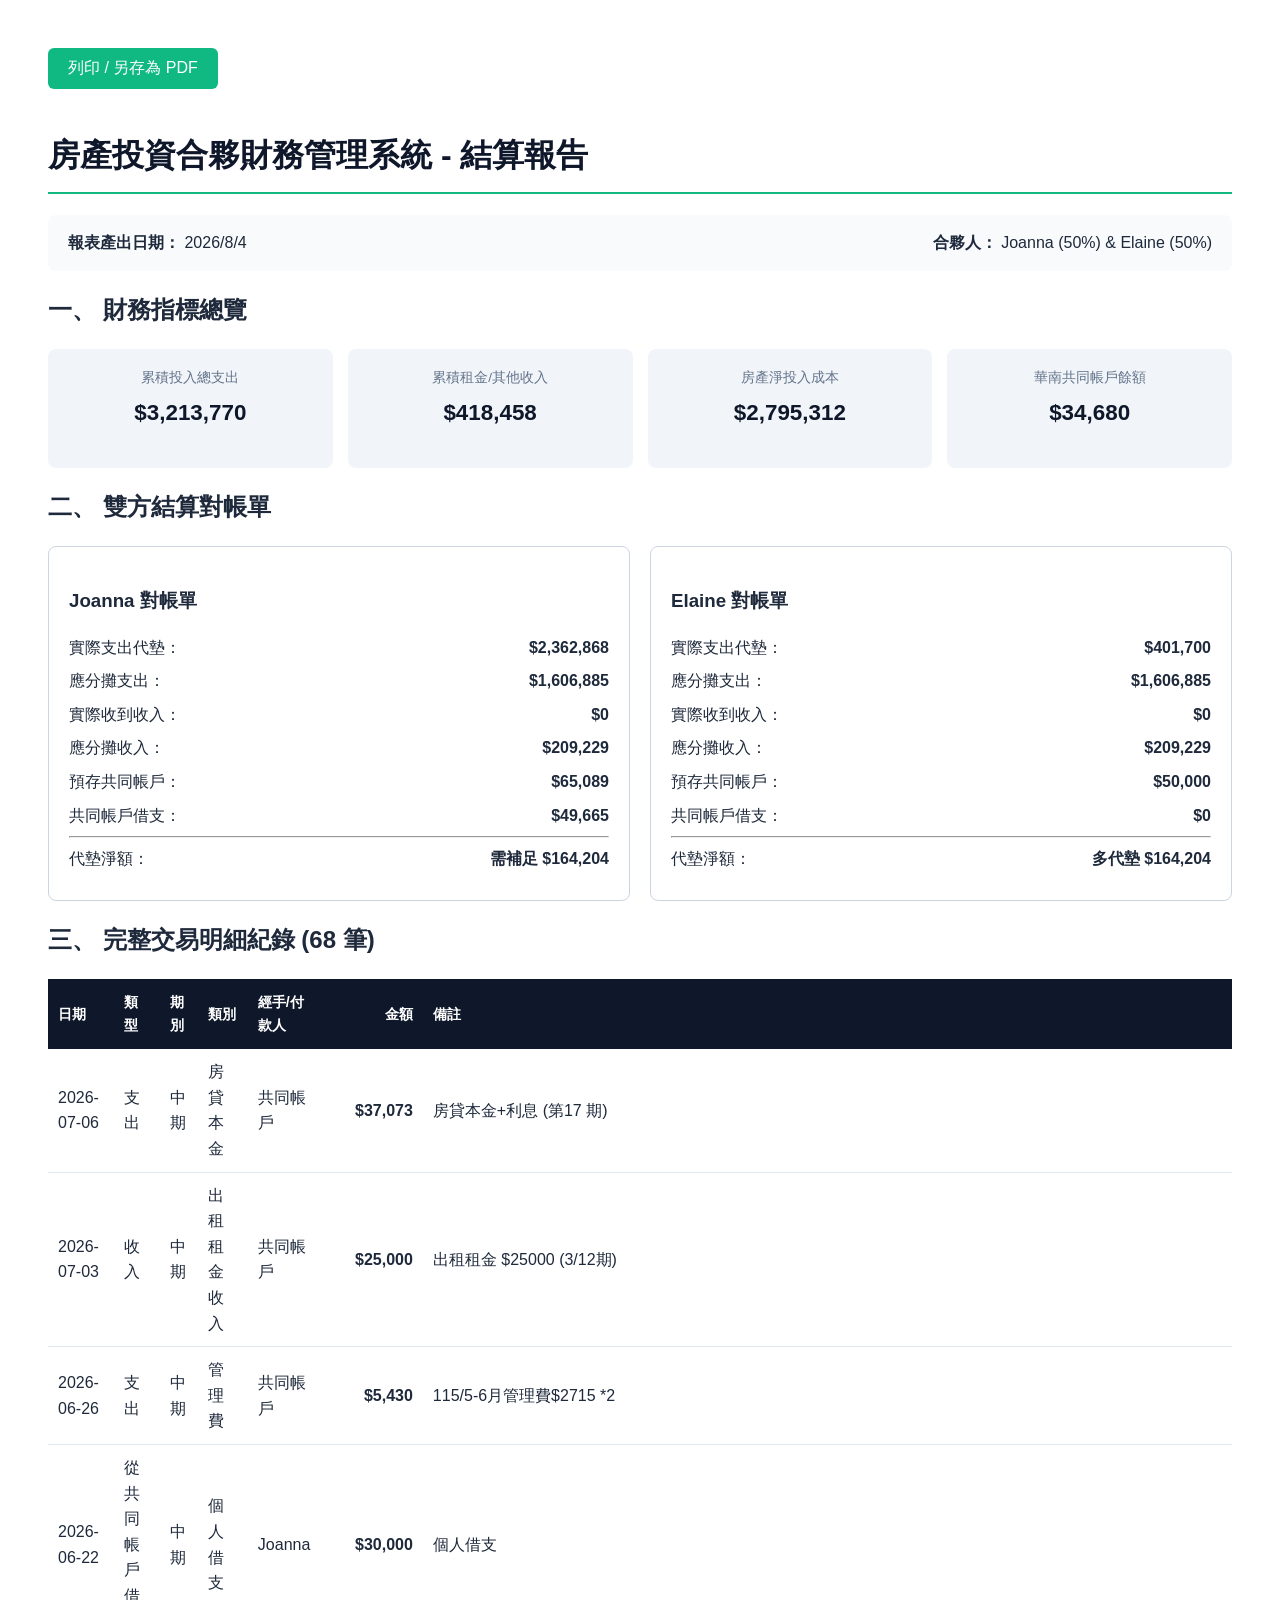
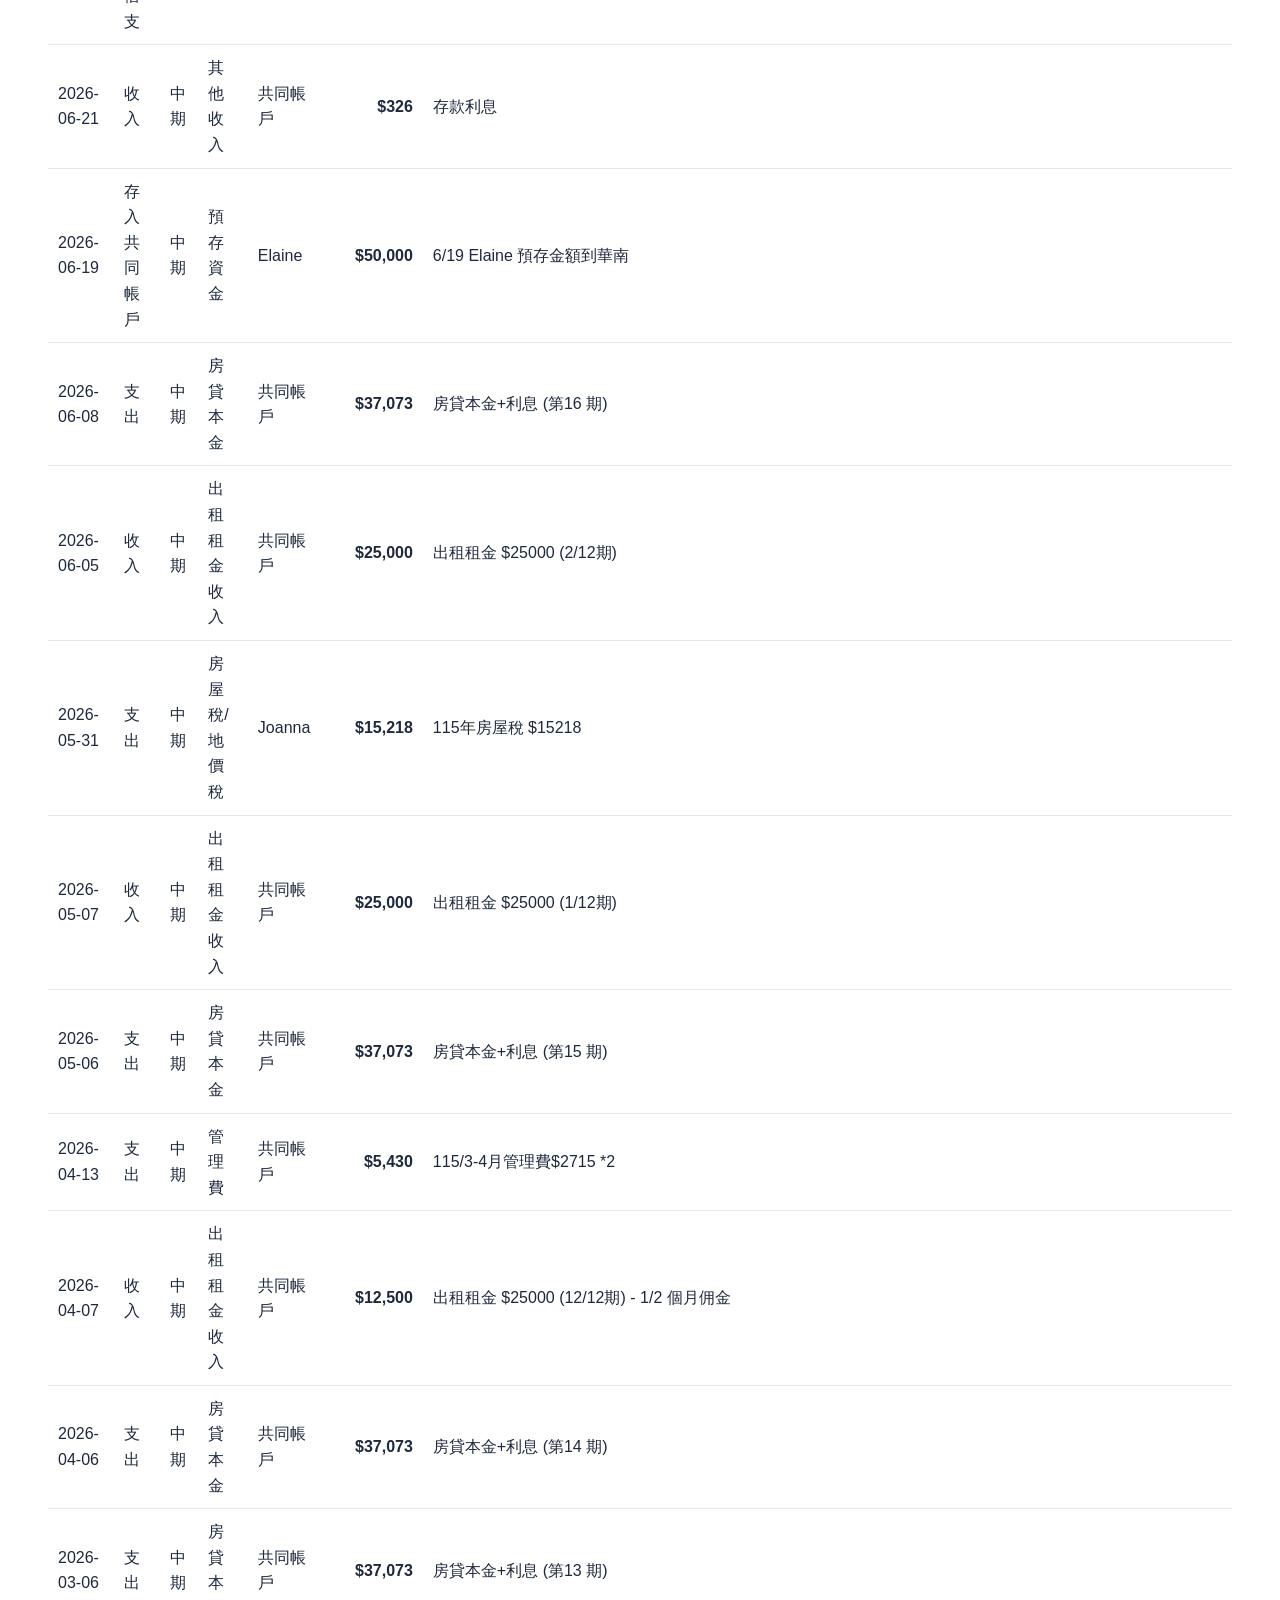
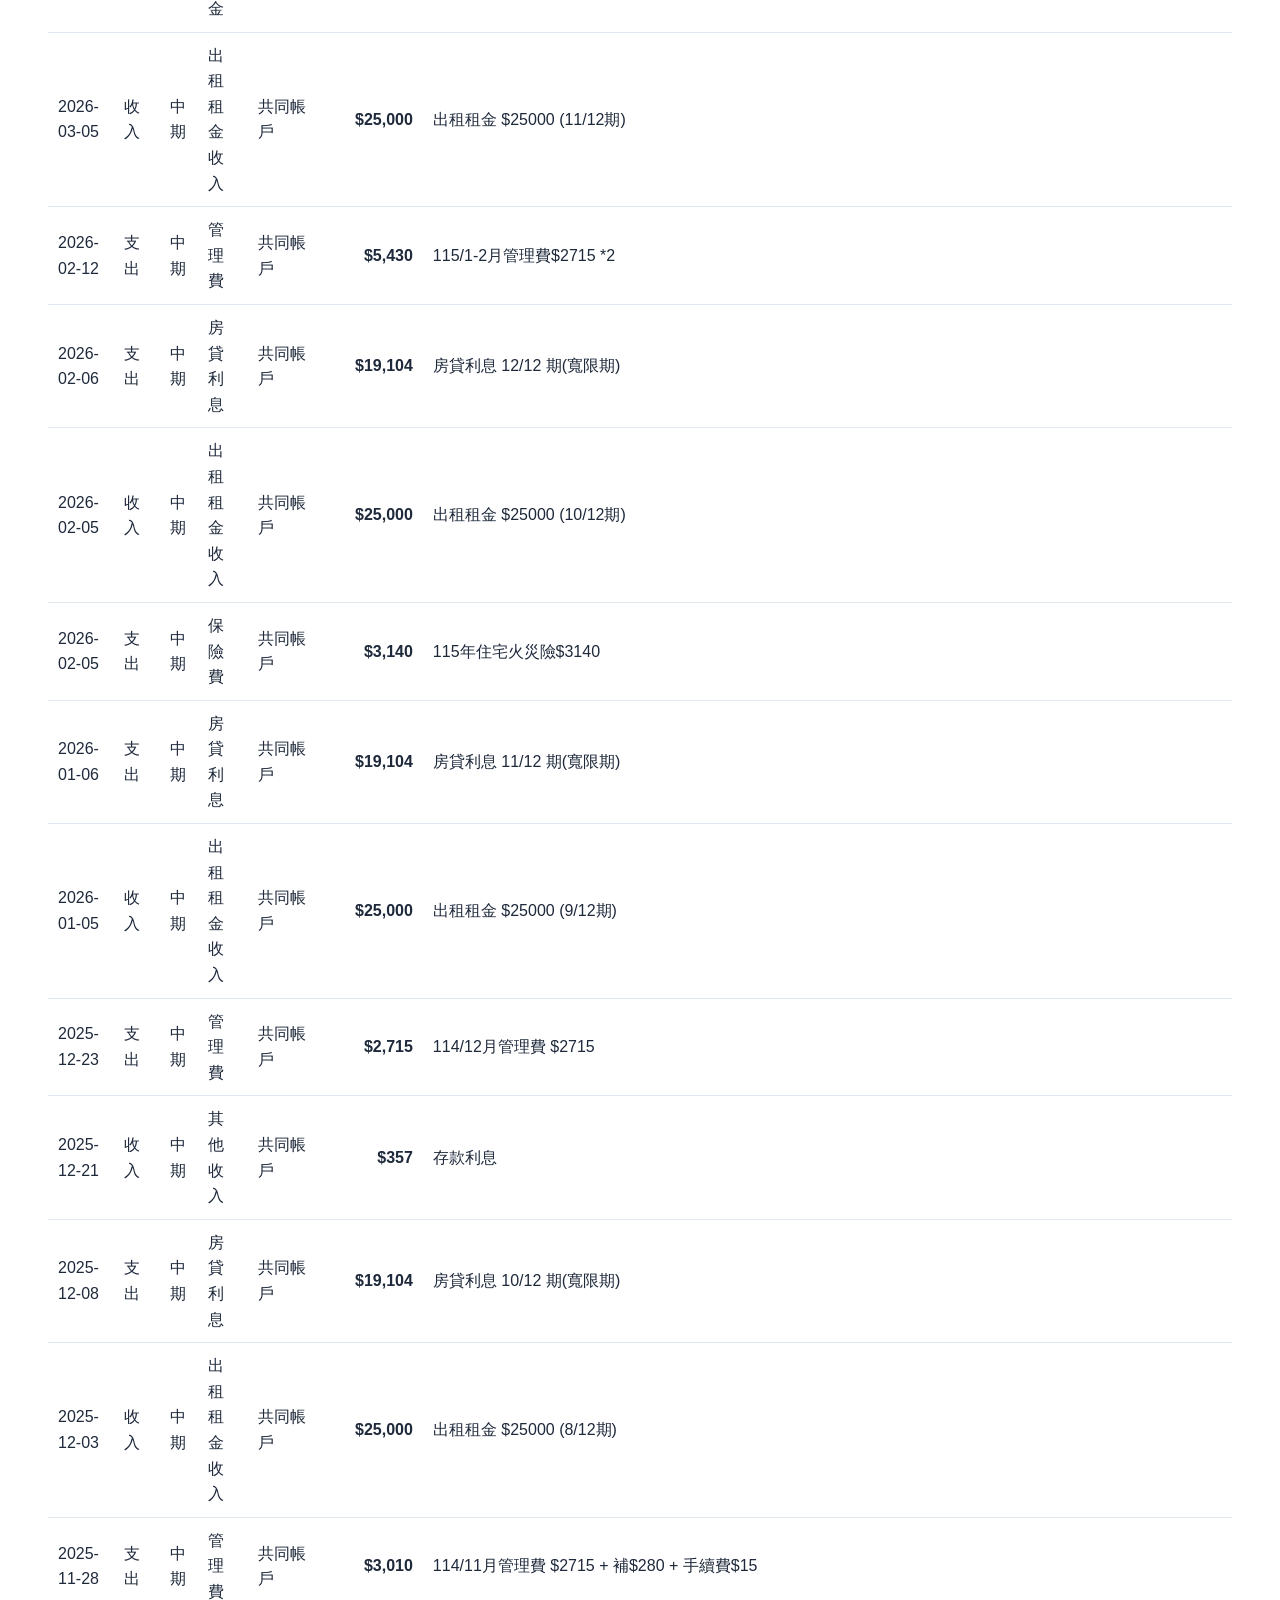
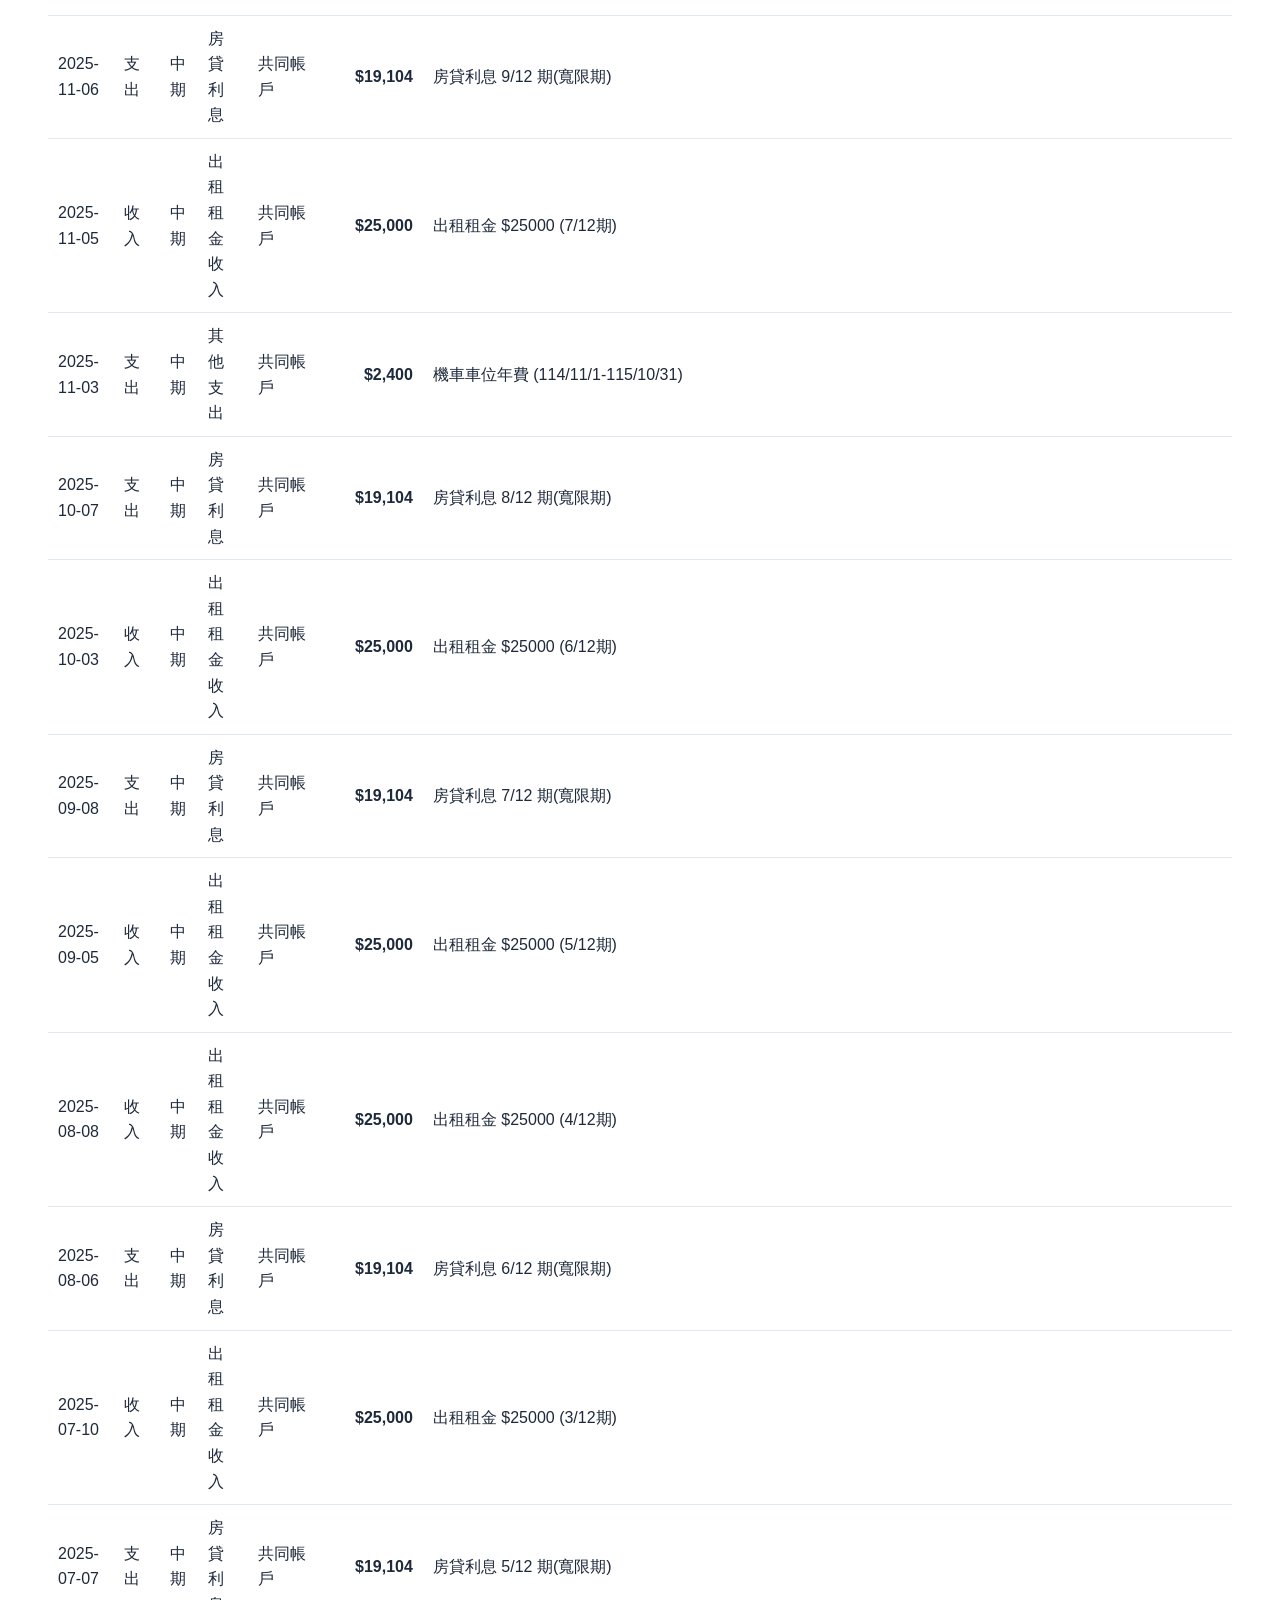
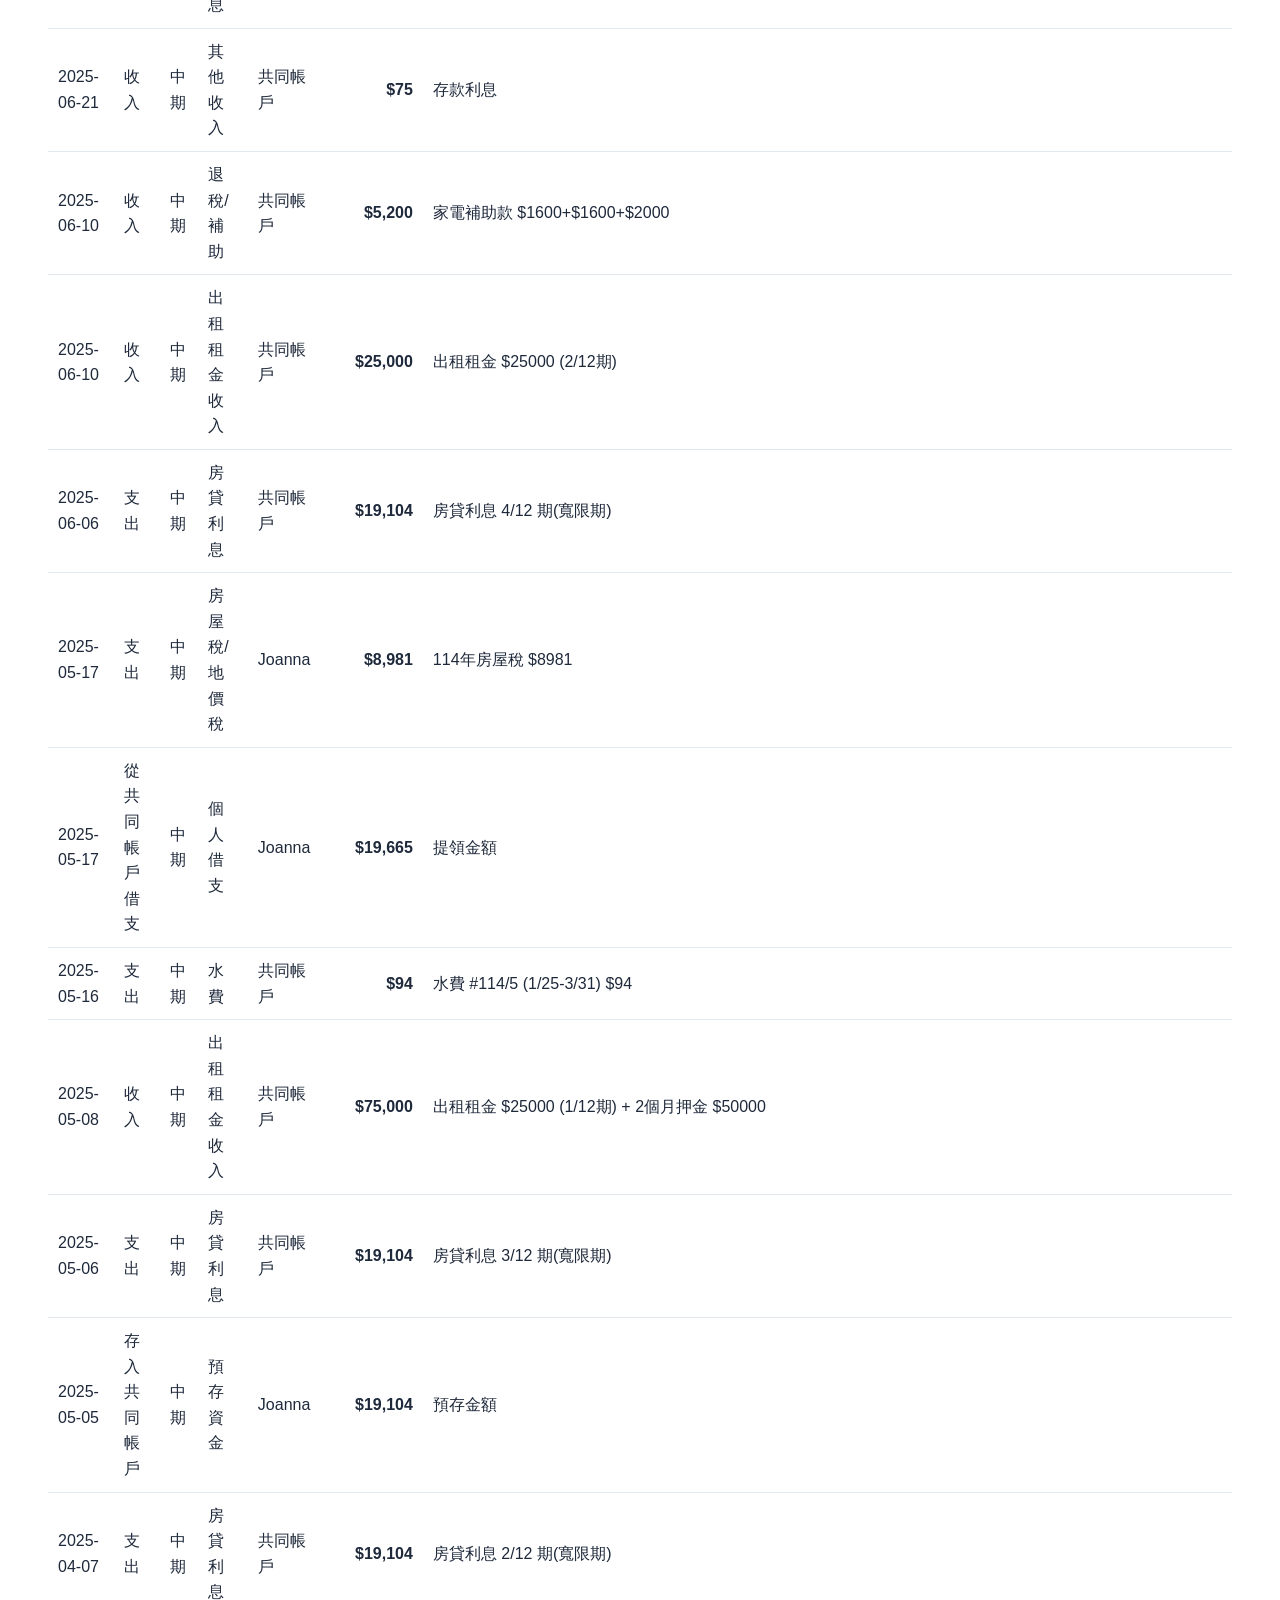
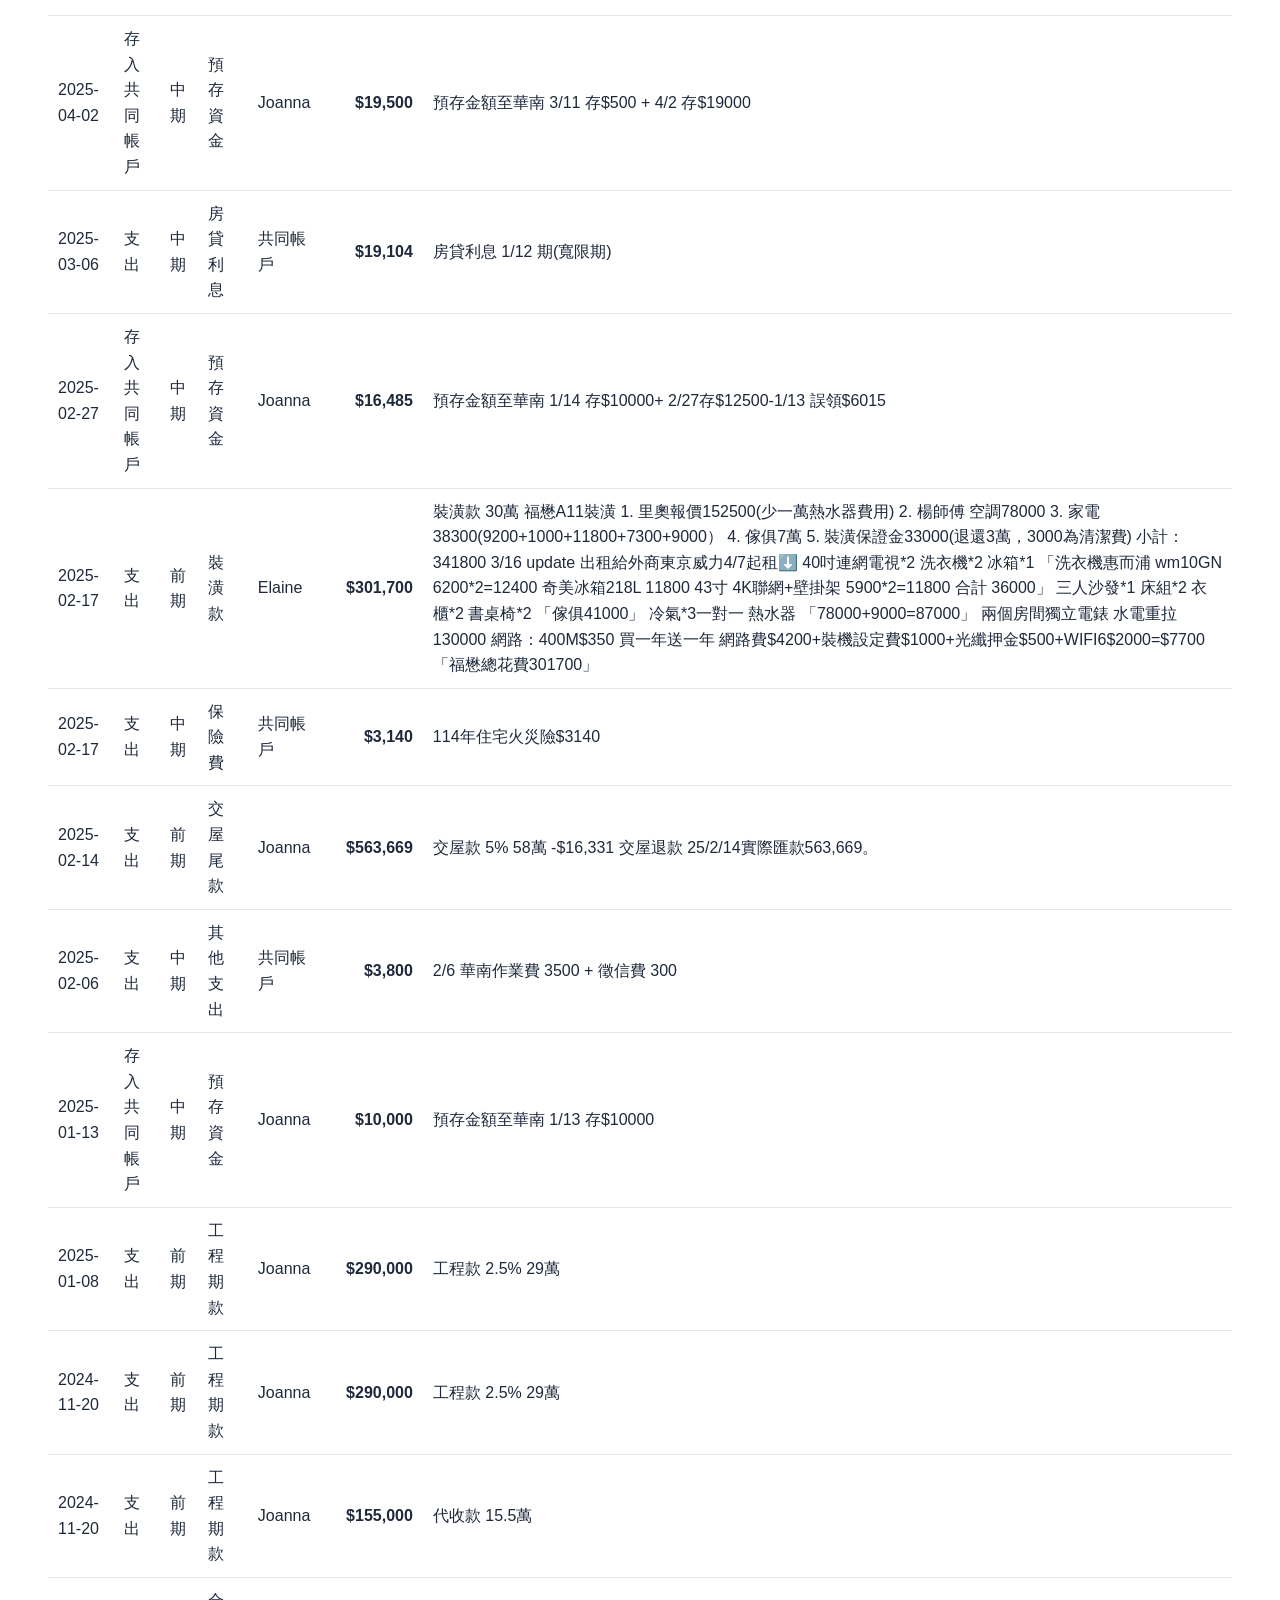
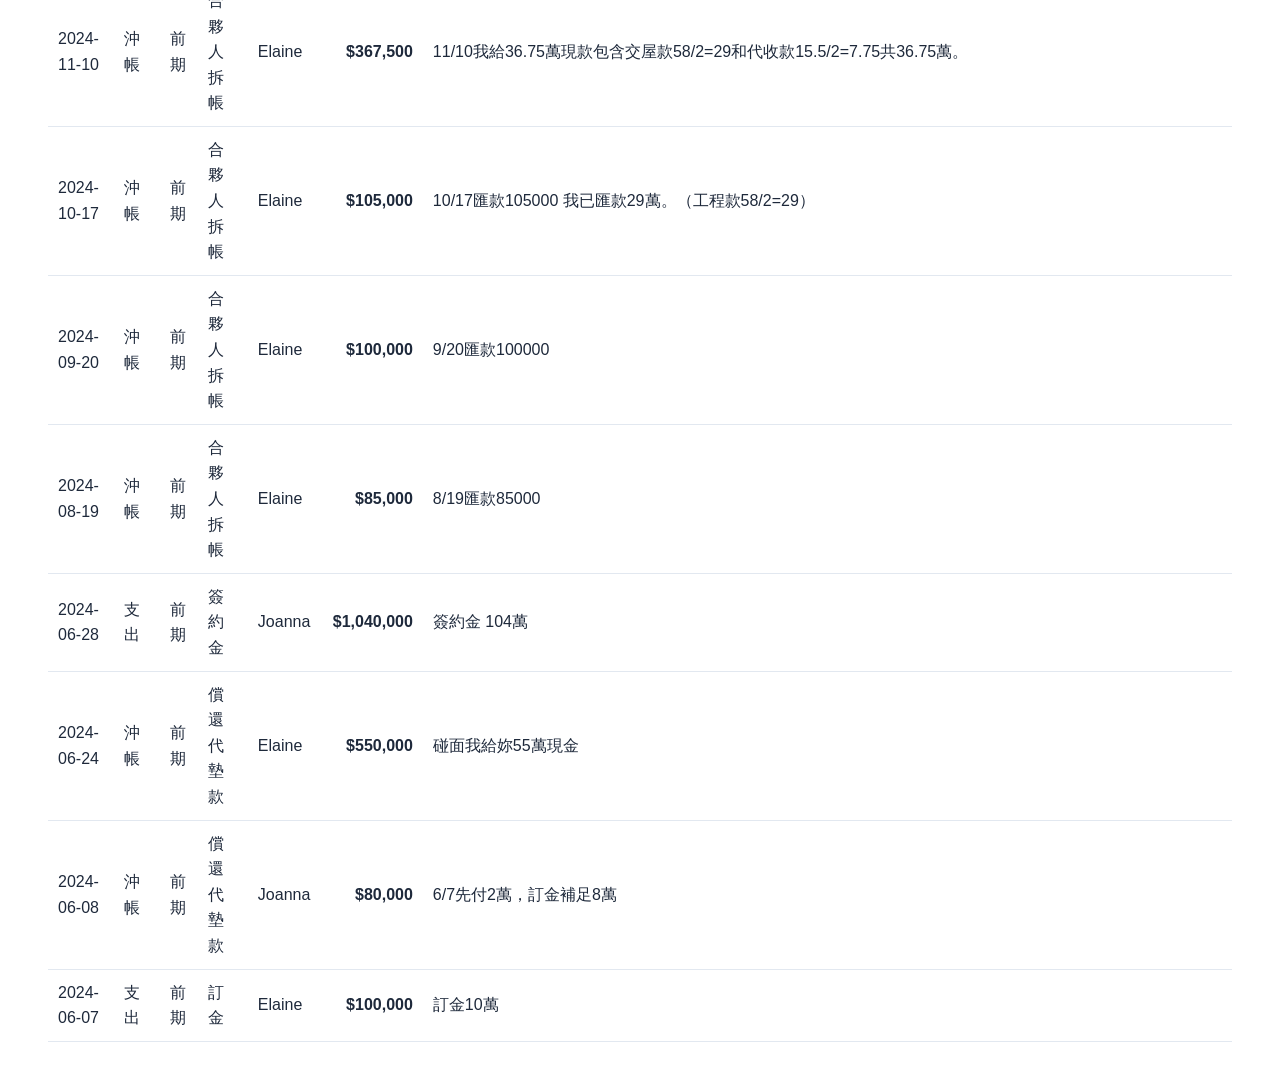
<file: output_html/IFMS_財務結算報表_2026-8-4.html>
<!DOCTYPE html>
<html lang="zh-TW">
<head>
  <meta charset="UTF-8">
  <title>房產投資財務管理系統 - 結算報告 (2026/8/4)</title>
  <style>
    body { font-family: -apple-system, BlinkMacSystemFont, "Segoe UI", Roboto, sans-serif; padding: 40px; color: #1e293b; background: #fff; line-height: 1.6; }
    h1 { color: #0f172a; border-bottom: 2px solid #10b981; padding-bottom: 10px; }
    .meta-box { background: #f8fafc; padding: 15px 20px; border-radius: 8px; margin: 20px 0; display: flex; justify-content: space-between; }
    .metrics-grid { display: grid; grid-template-columns: repeat(4, 1fr); gap: 15px; margin: 20px 0; }
    .metric-card { background: #f1f5f9; padding: 15px; border-radius: 8px; text-align: center; }
    .metric-card span { font-size: 0.85rem; color: #64748b; }
    .metric-card h3 { font-size: 1.4rem; margin-top: 5px; color: #0f172a; }
    .partners-grid { display: grid; grid-template-columns: 1fr 1fr; gap: 20px; margin: 20px 0; }
    .partner-card { border: 1px solid #cbd5e1; border-radius: 8px; padding: 20px; }
    .p-row { display: flex; justify-content: space-between; margin-bottom: 8px; }
    table { width: 100%; border-collapse: collapse; margin-top: 20px; }
    th { background: #0f172a; color: #fff; padding: 12px 10px; text-align: left; font-size: 0.9rem; }
    .print-btn { background: #10b981; color: #fff; border: none; padding: 10px 20px; border-radius: 6px; cursor: pointer; font-size: 1rem; margin-bottom: 20px; }
    @media print { .print-btn { display: none; } }
  </style>
</head>
<body>
  <button class="print-btn" onclick="window.print()">列印 / 另存為 PDF</button>
  <h1>房產投資合夥財務管理系統 - 結算報告</h1>
  <div class="meta-box">
    <div><strong>報表產出日期：</strong> 2026/8/4</div>
    <div><strong>合夥人：</strong> Joanna (50%) & Elaine (50%)</div>
  </div>

  <h2>一、 財務指標總覽</h2>
  <div class="metrics-grid">
    <div class="metric-card"><span>累積投入總支出</span><h3>$3,213,770</h3></div>
    <div class="metric-card"><span>累積租金/其他收入</span><h3>$418,458</h3></div>
    <div class="metric-card"><span>房產淨投入成本</span><h3>$2,795,312</h3></div>
    <div class="metric-card"><span>華南共同帳戶餘額</span><h3>$34,680</h3></div>
  </div>

  <h2>二、 雙方結算對帳單</h2>
  <div class="partners-grid">
    <div class="partner-card">
      <h3>Joanna 對帳單</h3>
      <div class="p-row"><span>實際支出代墊：</span><strong>$2,362,868</strong></div>
      <div class="p-row"><span>應分攤支出：</span><strong>$1,606,885</strong></div>
      <div class="p-row"><span>實際收到收入：</span><strong>$0</strong></div>
      <div class="p-row"><span>應分攤收入：</span><strong>$209,229</strong></div>
      <div class="p-row"><span>預存共同帳戶：</span><strong>$65,089</strong></div>
      <div class="p-row"><span>共同帳戶借支：</span><strong>$49,665</strong></div>
      <hr>
      <div class="p-row"><span>代墊淨額：</span><strong>需補足 $164,204</strong></div>
    </div>
    <div class="partner-card">
      <h3>Elaine 對帳單</h3>
      <div class="p-row"><span>實際支出代墊：</span><strong>$401,700</strong></div>
      <div class="p-row"><span>應分攤支出：</span><strong>$1,606,885</strong></div>
      <div class="p-row"><span>實際收到收入：</span><strong>$0</strong></div>
      <div class="p-row"><span>應分攤收入：</span><strong>$209,229</strong></div>
      <div class="p-row"><span>預存共同帳戶：</span><strong>$50,000</strong></div>
      <div class="p-row"><span>共同帳戶借支：</span><strong>$0</strong></div>
      <hr>
      <div class="p-row"><span>代墊淨額：</span><strong>多代墊 $164,204</strong></div>
    </div>
  </div>

  <h2>三、 完整交易明細紀錄 (68 筆)</h2>
  <table>
    <thead>
      <tr>
        <th>日期</th>
        <th>類型</th>
        <th>期別</th>
        <th>類別</th>
        <th>經手/付款人</th>
        <th style="text-align: right;">金額</th>
        <th>備註</th>
      </tr>
    </thead>
    <tbody>
      
      <tr>
        <td style="padding: 10px; border-bottom: 1px solid #e2e8f0;">2026-07-06</td>
        <td style="padding: 10px; border-bottom: 1px solid #e2e8f0;">支出</td>
        <td style="padding: 10px; border-bottom: 1px solid #e2e8f0;">中期</td>
        <td style="padding: 10px; border-bottom: 1px solid #e2e8f0;">房貸本金</td>
        <td style="padding: 10px; border-bottom: 1px solid #e2e8f0;">共同帳戶</td>
        <td style="padding: 10px; border-bottom: 1px solid #e2e8f0; font-weight: bold; text-align: right;">$37,073</td>
        <td style="padding: 10px; border-bottom: 1px solid #e2e8f0;">房貸本金+利息 (第17 期)</td>
      </tr>
    
      <tr>
        <td style="padding: 10px; border-bottom: 1px solid #e2e8f0;">2026-07-03</td>
        <td style="padding: 10px; border-bottom: 1px solid #e2e8f0;">收入</td>
        <td style="padding: 10px; border-bottom: 1px solid #e2e8f0;">中期</td>
        <td style="padding: 10px; border-bottom: 1px solid #e2e8f0;">出租租金收入</td>
        <td style="padding: 10px; border-bottom: 1px solid #e2e8f0;">共同帳戶</td>
        <td style="padding: 10px; border-bottom: 1px solid #e2e8f0; font-weight: bold; text-align: right;">$25,000</td>
        <td style="padding: 10px; border-bottom: 1px solid #e2e8f0;">出租租金 $25000 (3/12期)</td>
      </tr>
    
      <tr>
        <td style="padding: 10px; border-bottom: 1px solid #e2e8f0;">2026-06-26</td>
        <td style="padding: 10px; border-bottom: 1px solid #e2e8f0;">支出</td>
        <td style="padding: 10px; border-bottom: 1px solid #e2e8f0;">中期</td>
        <td style="padding: 10px; border-bottom: 1px solid #e2e8f0;">管理費</td>
        <td style="padding: 10px; border-bottom: 1px solid #e2e8f0;">共同帳戶</td>
        <td style="padding: 10px; border-bottom: 1px solid #e2e8f0; font-weight: bold; text-align: right;">$5,430</td>
        <td style="padding: 10px; border-bottom: 1px solid #e2e8f0;">115/5-6月管理費$2715 *2</td>
      </tr>
    
      <tr>
        <td style="padding: 10px; border-bottom: 1px solid #e2e8f0;">2026-06-22</td>
        <td style="padding: 10px; border-bottom: 1px solid #e2e8f0;">從共同帳戶借支</td>
        <td style="padding: 10px; border-bottom: 1px solid #e2e8f0;">中期</td>
        <td style="padding: 10px; border-bottom: 1px solid #e2e8f0;">個人借支</td>
        <td style="padding: 10px; border-bottom: 1px solid #e2e8f0;">Joanna</td>
        <td style="padding: 10px; border-bottom: 1px solid #e2e8f0; font-weight: bold; text-align: right;">$30,000</td>
        <td style="padding: 10px; border-bottom: 1px solid #e2e8f0;">個人借支</td>
      </tr>
    
      <tr>
        <td style="padding: 10px; border-bottom: 1px solid #e2e8f0;">2026-06-21</td>
        <td style="padding: 10px; border-bottom: 1px solid #e2e8f0;">收入</td>
        <td style="padding: 10px; border-bottom: 1px solid #e2e8f0;">中期</td>
        <td style="padding: 10px; border-bottom: 1px solid #e2e8f0;">其他收入</td>
        <td style="padding: 10px; border-bottom: 1px solid #e2e8f0;">共同帳戶</td>
        <td style="padding: 10px; border-bottom: 1px solid #e2e8f0; font-weight: bold; text-align: right;">$326</td>
        <td style="padding: 10px; border-bottom: 1px solid #e2e8f0;">存款利息</td>
      </tr>
    
      <tr>
        <td style="padding: 10px; border-bottom: 1px solid #e2e8f0;">2026-06-19</td>
        <td style="padding: 10px; border-bottom: 1px solid #e2e8f0;">存入共同帳戶</td>
        <td style="padding: 10px; border-bottom: 1px solid #e2e8f0;">中期</td>
        <td style="padding: 10px; border-bottom: 1px solid #e2e8f0;">預存資金</td>
        <td style="padding: 10px; border-bottom: 1px solid #e2e8f0;">Elaine</td>
        <td style="padding: 10px; border-bottom: 1px solid #e2e8f0; font-weight: bold; text-align: right;">$50,000</td>
        <td style="padding: 10px; border-bottom: 1px solid #e2e8f0;">6/19 Elaine 預存金額到華南</td>
      </tr>
    
      <tr>
        <td style="padding: 10px; border-bottom: 1px solid #e2e8f0;">2026-06-08</td>
        <td style="padding: 10px; border-bottom: 1px solid #e2e8f0;">支出</td>
        <td style="padding: 10px; border-bottom: 1px solid #e2e8f0;">中期</td>
        <td style="padding: 10px; border-bottom: 1px solid #e2e8f0;">房貸本金</td>
        <td style="padding: 10px; border-bottom: 1px solid #e2e8f0;">共同帳戶</td>
        <td style="padding: 10px; border-bottom: 1px solid #e2e8f0; font-weight: bold; text-align: right;">$37,073</td>
        <td style="padding: 10px; border-bottom: 1px solid #e2e8f0;">房貸本金+利息 (第16 期)</td>
      </tr>
    
      <tr>
        <td style="padding: 10px; border-bottom: 1px solid #e2e8f0;">2026-06-05</td>
        <td style="padding: 10px; border-bottom: 1px solid #e2e8f0;">收入</td>
        <td style="padding: 10px; border-bottom: 1px solid #e2e8f0;">中期</td>
        <td style="padding: 10px; border-bottom: 1px solid #e2e8f0;">出租租金收入</td>
        <td style="padding: 10px; border-bottom: 1px solid #e2e8f0;">共同帳戶</td>
        <td style="padding: 10px; border-bottom: 1px solid #e2e8f0; font-weight: bold; text-align: right;">$25,000</td>
        <td style="padding: 10px; border-bottom: 1px solid #e2e8f0;">出租租金 $25000 (2/12期)</td>
      </tr>
    
      <tr>
        <td style="padding: 10px; border-bottom: 1px solid #e2e8f0;">2026-05-31</td>
        <td style="padding: 10px; border-bottom: 1px solid #e2e8f0;">支出</td>
        <td style="padding: 10px; border-bottom: 1px solid #e2e8f0;">中期</td>
        <td style="padding: 10px; border-bottom: 1px solid #e2e8f0;">房屋稅/地價稅</td>
        <td style="padding: 10px; border-bottom: 1px solid #e2e8f0;">Joanna</td>
        <td style="padding: 10px; border-bottom: 1px solid #e2e8f0; font-weight: bold; text-align: right;">$15,218</td>
        <td style="padding: 10px; border-bottom: 1px solid #e2e8f0;">115年房屋稅 $15218</td>
      </tr>
    
      <tr>
        <td style="padding: 10px; border-bottom: 1px solid #e2e8f0;">2026-05-07</td>
        <td style="padding: 10px; border-bottom: 1px solid #e2e8f0;">收入</td>
        <td style="padding: 10px; border-bottom: 1px solid #e2e8f0;">中期</td>
        <td style="padding: 10px; border-bottom: 1px solid #e2e8f0;">出租租金收入</td>
        <td style="padding: 10px; border-bottom: 1px solid #e2e8f0;">共同帳戶</td>
        <td style="padding: 10px; border-bottom: 1px solid #e2e8f0; font-weight: bold; text-align: right;">$25,000</td>
        <td style="padding: 10px; border-bottom: 1px solid #e2e8f0;">出租租金 $25000 (1/12期)</td>
      </tr>
    
      <tr>
        <td style="padding: 10px; border-bottom: 1px solid #e2e8f0;">2026-05-06</td>
        <td style="padding: 10px; border-bottom: 1px solid #e2e8f0;">支出</td>
        <td style="padding: 10px; border-bottom: 1px solid #e2e8f0;">中期</td>
        <td style="padding: 10px; border-bottom: 1px solid #e2e8f0;">房貸本金</td>
        <td style="padding: 10px; border-bottom: 1px solid #e2e8f0;">共同帳戶</td>
        <td style="padding: 10px; border-bottom: 1px solid #e2e8f0; font-weight: bold; text-align: right;">$37,073</td>
        <td style="padding: 10px; border-bottom: 1px solid #e2e8f0;">房貸本金+利息 (第15 期)</td>
      </tr>
    
      <tr>
        <td style="padding: 10px; border-bottom: 1px solid #e2e8f0;">2026-04-13</td>
        <td style="padding: 10px; border-bottom: 1px solid #e2e8f0;">支出</td>
        <td style="padding: 10px; border-bottom: 1px solid #e2e8f0;">中期</td>
        <td style="padding: 10px; border-bottom: 1px solid #e2e8f0;">管理費</td>
        <td style="padding: 10px; border-bottom: 1px solid #e2e8f0;">共同帳戶</td>
        <td style="padding: 10px; border-bottom: 1px solid #e2e8f0; font-weight: bold; text-align: right;">$5,430</td>
        <td style="padding: 10px; border-bottom: 1px solid #e2e8f0;">115/3-4月管理費$2715 *2</td>
      </tr>
    
      <tr>
        <td style="padding: 10px; border-bottom: 1px solid #e2e8f0;">2026-04-07</td>
        <td style="padding: 10px; border-bottom: 1px solid #e2e8f0;">收入</td>
        <td style="padding: 10px; border-bottom: 1px solid #e2e8f0;">中期</td>
        <td style="padding: 10px; border-bottom: 1px solid #e2e8f0;">出租租金收入</td>
        <td style="padding: 10px; border-bottom: 1px solid #e2e8f0;">共同帳戶</td>
        <td style="padding: 10px; border-bottom: 1px solid #e2e8f0; font-weight: bold; text-align: right;">$12,500</td>
        <td style="padding: 10px; border-bottom: 1px solid #e2e8f0;">出租租金 $25000 (12/12期) - 1/2 個月佣金</td>
      </tr>
    
      <tr>
        <td style="padding: 10px; border-bottom: 1px solid #e2e8f0;">2026-04-06</td>
        <td style="padding: 10px; border-bottom: 1px solid #e2e8f0;">支出</td>
        <td style="padding: 10px; border-bottom: 1px solid #e2e8f0;">中期</td>
        <td style="padding: 10px; border-bottom: 1px solid #e2e8f0;">房貸本金</td>
        <td style="padding: 10px; border-bottom: 1px solid #e2e8f0;">共同帳戶</td>
        <td style="padding: 10px; border-bottom: 1px solid #e2e8f0; font-weight: bold; text-align: right;">$37,073</td>
        <td style="padding: 10px; border-bottom: 1px solid #e2e8f0;">房貸本金+利息 (第14 期)</td>
      </tr>
    
      <tr>
        <td style="padding: 10px; border-bottom: 1px solid #e2e8f0;">2026-03-06</td>
        <td style="padding: 10px; border-bottom: 1px solid #e2e8f0;">支出</td>
        <td style="padding: 10px; border-bottom: 1px solid #e2e8f0;">中期</td>
        <td style="padding: 10px; border-bottom: 1px solid #e2e8f0;">房貸本金</td>
        <td style="padding: 10px; border-bottom: 1px solid #e2e8f0;">共同帳戶</td>
        <td style="padding: 10px; border-bottom: 1px solid #e2e8f0; font-weight: bold; text-align: right;">$37,073</td>
        <td style="padding: 10px; border-bottom: 1px solid #e2e8f0;">房貸本金+利息 (第13 期)</td>
      </tr>
    
      <tr>
        <td style="padding: 10px; border-bottom: 1px solid #e2e8f0;">2026-03-05</td>
        <td style="padding: 10px; border-bottom: 1px solid #e2e8f0;">收入</td>
        <td style="padding: 10px; border-bottom: 1px solid #e2e8f0;">中期</td>
        <td style="padding: 10px; border-bottom: 1px solid #e2e8f0;">出租租金收入</td>
        <td style="padding: 10px; border-bottom: 1px solid #e2e8f0;">共同帳戶</td>
        <td style="padding: 10px; border-bottom: 1px solid #e2e8f0; font-weight: bold; text-align: right;">$25,000</td>
        <td style="padding: 10px; border-bottom: 1px solid #e2e8f0;">出租租金 $25000 (11/12期)</td>
      </tr>
    
      <tr>
        <td style="padding: 10px; border-bottom: 1px solid #e2e8f0;">2026-02-12</td>
        <td style="padding: 10px; border-bottom: 1px solid #e2e8f0;">支出</td>
        <td style="padding: 10px; border-bottom: 1px solid #e2e8f0;">中期</td>
        <td style="padding: 10px; border-bottom: 1px solid #e2e8f0;">管理費</td>
        <td style="padding: 10px; border-bottom: 1px solid #e2e8f0;">共同帳戶</td>
        <td style="padding: 10px; border-bottom: 1px solid #e2e8f0; font-weight: bold; text-align: right;">$5,430</td>
        <td style="padding: 10px; border-bottom: 1px solid #e2e8f0;">115/1-2月管理費$2715 *2</td>
      </tr>
    
      <tr>
        <td style="padding: 10px; border-bottom: 1px solid #e2e8f0;">2026-02-06</td>
        <td style="padding: 10px; border-bottom: 1px solid #e2e8f0;">支出</td>
        <td style="padding: 10px; border-bottom: 1px solid #e2e8f0;">中期</td>
        <td style="padding: 10px; border-bottom: 1px solid #e2e8f0;">房貸利息</td>
        <td style="padding: 10px; border-bottom: 1px solid #e2e8f0;">共同帳戶</td>
        <td style="padding: 10px; border-bottom: 1px solid #e2e8f0; font-weight: bold; text-align: right;">$19,104</td>
        <td style="padding: 10px; border-bottom: 1px solid #e2e8f0;">房貸利息 12/12 期(寬限期)</td>
      </tr>
    
      <tr>
        <td style="padding: 10px; border-bottom: 1px solid #e2e8f0;">2026-02-05</td>
        <td style="padding: 10px; border-bottom: 1px solid #e2e8f0;">收入</td>
        <td style="padding: 10px; border-bottom: 1px solid #e2e8f0;">中期</td>
        <td style="padding: 10px; border-bottom: 1px solid #e2e8f0;">出租租金收入</td>
        <td style="padding: 10px; border-bottom: 1px solid #e2e8f0;">共同帳戶</td>
        <td style="padding: 10px; border-bottom: 1px solid #e2e8f0; font-weight: bold; text-align: right;">$25,000</td>
        <td style="padding: 10px; border-bottom: 1px solid #e2e8f0;">出租租金 $25000 (10/12期)</td>
      </tr>
    
      <tr>
        <td style="padding: 10px; border-bottom: 1px solid #e2e8f0;">2026-02-05</td>
        <td style="padding: 10px; border-bottom: 1px solid #e2e8f0;">支出</td>
        <td style="padding: 10px; border-bottom: 1px solid #e2e8f0;">中期</td>
        <td style="padding: 10px; border-bottom: 1px solid #e2e8f0;">保險費</td>
        <td style="padding: 10px; border-bottom: 1px solid #e2e8f0;">共同帳戶</td>
        <td style="padding: 10px; border-bottom: 1px solid #e2e8f0; font-weight: bold; text-align: right;">$3,140</td>
        <td style="padding: 10px; border-bottom: 1px solid #e2e8f0;">115年住宅火災險$3140</td>
      </tr>
    
      <tr>
        <td style="padding: 10px; border-bottom: 1px solid #e2e8f0;">2026-01-06</td>
        <td style="padding: 10px; border-bottom: 1px solid #e2e8f0;">支出</td>
        <td style="padding: 10px; border-bottom: 1px solid #e2e8f0;">中期</td>
        <td style="padding: 10px; border-bottom: 1px solid #e2e8f0;">房貸利息</td>
        <td style="padding: 10px; border-bottom: 1px solid #e2e8f0;">共同帳戶</td>
        <td style="padding: 10px; border-bottom: 1px solid #e2e8f0; font-weight: bold; text-align: right;">$19,104</td>
        <td style="padding: 10px; border-bottom: 1px solid #e2e8f0;">房貸利息 11/12 期(寬限期)</td>
      </tr>
    
      <tr>
        <td style="padding: 10px; border-bottom: 1px solid #e2e8f0;">2026-01-05</td>
        <td style="padding: 10px; border-bottom: 1px solid #e2e8f0;">收入</td>
        <td style="padding: 10px; border-bottom: 1px solid #e2e8f0;">中期</td>
        <td style="padding: 10px; border-bottom: 1px solid #e2e8f0;">出租租金收入</td>
        <td style="padding: 10px; border-bottom: 1px solid #e2e8f0;">共同帳戶</td>
        <td style="padding: 10px; border-bottom: 1px solid #e2e8f0; font-weight: bold; text-align: right;">$25,000</td>
        <td style="padding: 10px; border-bottom: 1px solid #e2e8f0;">出租租金 $25000 (9/12期)</td>
      </tr>
    
      <tr>
        <td style="padding: 10px; border-bottom: 1px solid #e2e8f0;">2025-12-23</td>
        <td style="padding: 10px; border-bottom: 1px solid #e2e8f0;">支出</td>
        <td style="padding: 10px; border-bottom: 1px solid #e2e8f0;">中期</td>
        <td style="padding: 10px; border-bottom: 1px solid #e2e8f0;">管理費</td>
        <td style="padding: 10px; border-bottom: 1px solid #e2e8f0;">共同帳戶</td>
        <td style="padding: 10px; border-bottom: 1px solid #e2e8f0; font-weight: bold; text-align: right;">$2,715</td>
        <td style="padding: 10px; border-bottom: 1px solid #e2e8f0;">114/12月管理費 $2715 </td>
      </tr>
    
      <tr>
        <td style="padding: 10px; border-bottom: 1px solid #e2e8f0;">2025-12-21</td>
        <td style="padding: 10px; border-bottom: 1px solid #e2e8f0;">收入</td>
        <td style="padding: 10px; border-bottom: 1px solid #e2e8f0;">中期</td>
        <td style="padding: 10px; border-bottom: 1px solid #e2e8f0;">其他收入</td>
        <td style="padding: 10px; border-bottom: 1px solid #e2e8f0;">共同帳戶</td>
        <td style="padding: 10px; border-bottom: 1px solid #e2e8f0; font-weight: bold; text-align: right;">$357</td>
        <td style="padding: 10px; border-bottom: 1px solid #e2e8f0;">存款利息</td>
      </tr>
    
      <tr>
        <td style="padding: 10px; border-bottom: 1px solid #e2e8f0;">2025-12-08</td>
        <td style="padding: 10px; border-bottom: 1px solid #e2e8f0;">支出</td>
        <td style="padding: 10px; border-bottom: 1px solid #e2e8f0;">中期</td>
        <td style="padding: 10px; border-bottom: 1px solid #e2e8f0;">房貸利息</td>
        <td style="padding: 10px; border-bottom: 1px solid #e2e8f0;">共同帳戶</td>
        <td style="padding: 10px; border-bottom: 1px solid #e2e8f0; font-weight: bold; text-align: right;">$19,104</td>
        <td style="padding: 10px; border-bottom: 1px solid #e2e8f0;">房貸利息 10/12 期(寬限期)</td>
      </tr>
    
      <tr>
        <td style="padding: 10px; border-bottom: 1px solid #e2e8f0;">2025-12-03</td>
        <td style="padding: 10px; border-bottom: 1px solid #e2e8f0;">收入</td>
        <td style="padding: 10px; border-bottom: 1px solid #e2e8f0;">中期</td>
        <td style="padding: 10px; border-bottom: 1px solid #e2e8f0;">出租租金收入</td>
        <td style="padding: 10px; border-bottom: 1px solid #e2e8f0;">共同帳戶</td>
        <td style="padding: 10px; border-bottom: 1px solid #e2e8f0; font-weight: bold; text-align: right;">$25,000</td>
        <td style="padding: 10px; border-bottom: 1px solid #e2e8f0;">出租租金 $25000 (8/12期)</td>
      </tr>
    
      <tr>
        <td style="padding: 10px; border-bottom: 1px solid #e2e8f0;">2025-11-28</td>
        <td style="padding: 10px; border-bottom: 1px solid #e2e8f0;">支出</td>
        <td style="padding: 10px; border-bottom: 1px solid #e2e8f0;">中期</td>
        <td style="padding: 10px; border-bottom: 1px solid #e2e8f0;">管理費</td>
        <td style="padding: 10px; border-bottom: 1px solid #e2e8f0;">共同帳戶</td>
        <td style="padding: 10px; border-bottom: 1px solid #e2e8f0; font-weight: bold; text-align: right;">$3,010</td>
        <td style="padding: 10px; border-bottom: 1px solid #e2e8f0;">114/11月管理費 $2715 + 補$280 + 手續費$15</td>
      </tr>
    
      <tr>
        <td style="padding: 10px; border-bottom: 1px solid #e2e8f0;">2025-11-06</td>
        <td style="padding: 10px; border-bottom: 1px solid #e2e8f0;">支出</td>
        <td style="padding: 10px; border-bottom: 1px solid #e2e8f0;">中期</td>
        <td style="padding: 10px; border-bottom: 1px solid #e2e8f0;">房貸利息</td>
        <td style="padding: 10px; border-bottom: 1px solid #e2e8f0;">共同帳戶</td>
        <td style="padding: 10px; border-bottom: 1px solid #e2e8f0; font-weight: bold; text-align: right;">$19,104</td>
        <td style="padding: 10px; border-bottom: 1px solid #e2e8f0;">房貸利息 9/12 期(寬限期)</td>
      </tr>
    
      <tr>
        <td style="padding: 10px; border-bottom: 1px solid #e2e8f0;">2025-11-05</td>
        <td style="padding: 10px; border-bottom: 1px solid #e2e8f0;">收入</td>
        <td style="padding: 10px; border-bottom: 1px solid #e2e8f0;">中期</td>
        <td style="padding: 10px; border-bottom: 1px solid #e2e8f0;">出租租金收入</td>
        <td style="padding: 10px; border-bottom: 1px solid #e2e8f0;">共同帳戶</td>
        <td style="padding: 10px; border-bottom: 1px solid #e2e8f0; font-weight: bold; text-align: right;">$25,000</td>
        <td style="padding: 10px; border-bottom: 1px solid #e2e8f0;">出租租金 $25000 (7/12期)</td>
      </tr>
    
      <tr>
        <td style="padding: 10px; border-bottom: 1px solid #e2e8f0;">2025-11-03</td>
        <td style="padding: 10px; border-bottom: 1px solid #e2e8f0;">支出</td>
        <td style="padding: 10px; border-bottom: 1px solid #e2e8f0;">中期</td>
        <td style="padding: 10px; border-bottom: 1px solid #e2e8f0;">其他支出</td>
        <td style="padding: 10px; border-bottom: 1px solid #e2e8f0;">共同帳戶</td>
        <td style="padding: 10px; border-bottom: 1px solid #e2e8f0; font-weight: bold; text-align: right;">$2,400</td>
        <td style="padding: 10px; border-bottom: 1px solid #e2e8f0;">機車車位年費 (114/11/1-115/10/31)</td>
      </tr>
    
      <tr>
        <td style="padding: 10px; border-bottom: 1px solid #e2e8f0;">2025-10-07</td>
        <td style="padding: 10px; border-bottom: 1px solid #e2e8f0;">支出</td>
        <td style="padding: 10px; border-bottom: 1px solid #e2e8f0;">中期</td>
        <td style="padding: 10px; border-bottom: 1px solid #e2e8f0;">房貸利息</td>
        <td style="padding: 10px; border-bottom: 1px solid #e2e8f0;">共同帳戶</td>
        <td style="padding: 10px; border-bottom: 1px solid #e2e8f0; font-weight: bold; text-align: right;">$19,104</td>
        <td style="padding: 10px; border-bottom: 1px solid #e2e8f0;">房貸利息 8/12 期(寬限期)</td>
      </tr>
    
      <tr>
        <td style="padding: 10px; border-bottom: 1px solid #e2e8f0;">2025-10-03</td>
        <td style="padding: 10px; border-bottom: 1px solid #e2e8f0;">收入</td>
        <td style="padding: 10px; border-bottom: 1px solid #e2e8f0;">中期</td>
        <td style="padding: 10px; border-bottom: 1px solid #e2e8f0;">出租租金收入</td>
        <td style="padding: 10px; border-bottom: 1px solid #e2e8f0;">共同帳戶</td>
        <td style="padding: 10px; border-bottom: 1px solid #e2e8f0; font-weight: bold; text-align: right;">$25,000</td>
        <td style="padding: 10px; border-bottom: 1px solid #e2e8f0;">出租租金 $25000 (6/12期)</td>
      </tr>
    
      <tr>
        <td style="padding: 10px; border-bottom: 1px solid #e2e8f0;">2025-09-08</td>
        <td style="padding: 10px; border-bottom: 1px solid #e2e8f0;">支出</td>
        <td style="padding: 10px; border-bottom: 1px solid #e2e8f0;">中期</td>
        <td style="padding: 10px; border-bottom: 1px solid #e2e8f0;">房貸利息</td>
        <td style="padding: 10px; border-bottom: 1px solid #e2e8f0;">共同帳戶</td>
        <td style="padding: 10px; border-bottom: 1px solid #e2e8f0; font-weight: bold; text-align: right;">$19,104</td>
        <td style="padding: 10px; border-bottom: 1px solid #e2e8f0;">房貸利息 7/12 期(寬限期)</td>
      </tr>
    
      <tr>
        <td style="padding: 10px; border-bottom: 1px solid #e2e8f0;">2025-09-05</td>
        <td style="padding: 10px; border-bottom: 1px solid #e2e8f0;">收入</td>
        <td style="padding: 10px; border-bottom: 1px solid #e2e8f0;">中期</td>
        <td style="padding: 10px; border-bottom: 1px solid #e2e8f0;">出租租金收入</td>
        <td style="padding: 10px; border-bottom: 1px solid #e2e8f0;">共同帳戶</td>
        <td style="padding: 10px; border-bottom: 1px solid #e2e8f0; font-weight: bold; text-align: right;">$25,000</td>
        <td style="padding: 10px; border-bottom: 1px solid #e2e8f0;">出租租金 $25000 (5/12期)</td>
      </tr>
    
      <tr>
        <td style="padding: 10px; border-bottom: 1px solid #e2e8f0;">2025-08-08</td>
        <td style="padding: 10px; border-bottom: 1px solid #e2e8f0;">收入</td>
        <td style="padding: 10px; border-bottom: 1px solid #e2e8f0;">中期</td>
        <td style="padding: 10px; border-bottom: 1px solid #e2e8f0;">出租租金收入</td>
        <td style="padding: 10px; border-bottom: 1px solid #e2e8f0;">共同帳戶</td>
        <td style="padding: 10px; border-bottom: 1px solid #e2e8f0; font-weight: bold; text-align: right;">$25,000</td>
        <td style="padding: 10px; border-bottom: 1px solid #e2e8f0;">出租租金 $25000 (4/12期)</td>
      </tr>
    
      <tr>
        <td style="padding: 10px; border-bottom: 1px solid #e2e8f0;">2025-08-06</td>
        <td style="padding: 10px; border-bottom: 1px solid #e2e8f0;">支出</td>
        <td style="padding: 10px; border-bottom: 1px solid #e2e8f0;">中期</td>
        <td style="padding: 10px; border-bottom: 1px solid #e2e8f0;">房貸利息</td>
        <td style="padding: 10px; border-bottom: 1px solid #e2e8f0;">共同帳戶</td>
        <td style="padding: 10px; border-bottom: 1px solid #e2e8f0; font-weight: bold; text-align: right;">$19,104</td>
        <td style="padding: 10px; border-bottom: 1px solid #e2e8f0;">房貸利息 6/12 期(寬限期)</td>
      </tr>
    
      <tr>
        <td style="padding: 10px; border-bottom: 1px solid #e2e8f0;">2025-07-10</td>
        <td style="padding: 10px; border-bottom: 1px solid #e2e8f0;">收入</td>
        <td style="padding: 10px; border-bottom: 1px solid #e2e8f0;">中期</td>
        <td style="padding: 10px; border-bottom: 1px solid #e2e8f0;">出租租金收入</td>
        <td style="padding: 10px; border-bottom: 1px solid #e2e8f0;">共同帳戶</td>
        <td style="padding: 10px; border-bottom: 1px solid #e2e8f0; font-weight: bold; text-align: right;">$25,000</td>
        <td style="padding: 10px; border-bottom: 1px solid #e2e8f0;">出租租金 $25000 (3/12期)</td>
      </tr>
    
      <tr>
        <td style="padding: 10px; border-bottom: 1px solid #e2e8f0;">2025-07-07</td>
        <td style="padding: 10px; border-bottom: 1px solid #e2e8f0;">支出</td>
        <td style="padding: 10px; border-bottom: 1px solid #e2e8f0;">中期</td>
        <td style="padding: 10px; border-bottom: 1px solid #e2e8f0;">房貸利息</td>
        <td style="padding: 10px; border-bottom: 1px solid #e2e8f0;">共同帳戶</td>
        <td style="padding: 10px; border-bottom: 1px solid #e2e8f0; font-weight: bold; text-align: right;">$19,104</td>
        <td style="padding: 10px; border-bottom: 1px solid #e2e8f0;">房貸利息 5/12 期(寬限期)</td>
      </tr>
    
      <tr>
        <td style="padding: 10px; border-bottom: 1px solid #e2e8f0;">2025-06-21</td>
        <td style="padding: 10px; border-bottom: 1px solid #e2e8f0;">收入</td>
        <td style="padding: 10px; border-bottom: 1px solid #e2e8f0;">中期</td>
        <td style="padding: 10px; border-bottom: 1px solid #e2e8f0;">其他收入</td>
        <td style="padding: 10px; border-bottom: 1px solid #e2e8f0;">共同帳戶</td>
        <td style="padding: 10px; border-bottom: 1px solid #e2e8f0; font-weight: bold; text-align: right;">$75</td>
        <td style="padding: 10px; border-bottom: 1px solid #e2e8f0;">存款利息</td>
      </tr>
    
      <tr>
        <td style="padding: 10px; border-bottom: 1px solid #e2e8f0;">2025-06-10</td>
        <td style="padding: 10px; border-bottom: 1px solid #e2e8f0;">收入</td>
        <td style="padding: 10px; border-bottom: 1px solid #e2e8f0;">中期</td>
        <td style="padding: 10px; border-bottom: 1px solid #e2e8f0;">退稅/補助</td>
        <td style="padding: 10px; border-bottom: 1px solid #e2e8f0;">共同帳戶</td>
        <td style="padding: 10px; border-bottom: 1px solid #e2e8f0; font-weight: bold; text-align: right;">$5,200</td>
        <td style="padding: 10px; border-bottom: 1px solid #e2e8f0;">家電補助款 $1600+$1600+$2000</td>
      </tr>
    
      <tr>
        <td style="padding: 10px; border-bottom: 1px solid #e2e8f0;">2025-06-10</td>
        <td style="padding: 10px; border-bottom: 1px solid #e2e8f0;">收入</td>
        <td style="padding: 10px; border-bottom: 1px solid #e2e8f0;">中期</td>
        <td style="padding: 10px; border-bottom: 1px solid #e2e8f0;">出租租金收入</td>
        <td style="padding: 10px; border-bottom: 1px solid #e2e8f0;">共同帳戶</td>
        <td style="padding: 10px; border-bottom: 1px solid #e2e8f0; font-weight: bold; text-align: right;">$25,000</td>
        <td style="padding: 10px; border-bottom: 1px solid #e2e8f0;">出租租金 $25000 (2/12期)</td>
      </tr>
    
      <tr>
        <td style="padding: 10px; border-bottom: 1px solid #e2e8f0;">2025-06-06</td>
        <td style="padding: 10px; border-bottom: 1px solid #e2e8f0;">支出</td>
        <td style="padding: 10px; border-bottom: 1px solid #e2e8f0;">中期</td>
        <td style="padding: 10px; border-bottom: 1px solid #e2e8f0;">房貸利息</td>
        <td style="padding: 10px; border-bottom: 1px solid #e2e8f0;">共同帳戶</td>
        <td style="padding: 10px; border-bottom: 1px solid #e2e8f0; font-weight: bold; text-align: right;">$19,104</td>
        <td style="padding: 10px; border-bottom: 1px solid #e2e8f0;">房貸利息 4/12 期(寬限期)</td>
      </tr>
    
      <tr>
        <td style="padding: 10px; border-bottom: 1px solid #e2e8f0;">2025-05-17</td>
        <td style="padding: 10px; border-bottom: 1px solid #e2e8f0;">支出</td>
        <td style="padding: 10px; border-bottom: 1px solid #e2e8f0;">中期</td>
        <td style="padding: 10px; border-bottom: 1px solid #e2e8f0;">房屋稅/地價稅</td>
        <td style="padding: 10px; border-bottom: 1px solid #e2e8f0;">Joanna</td>
        <td style="padding: 10px; border-bottom: 1px solid #e2e8f0; font-weight: bold; text-align: right;">$8,981</td>
        <td style="padding: 10px; border-bottom: 1px solid #e2e8f0;">114年房屋稅 $8981</td>
      </tr>
    
      <tr>
        <td style="padding: 10px; border-bottom: 1px solid #e2e8f0;">2025-05-17</td>
        <td style="padding: 10px; border-bottom: 1px solid #e2e8f0;">從共同帳戶借支</td>
        <td style="padding: 10px; border-bottom: 1px solid #e2e8f0;">中期</td>
        <td style="padding: 10px; border-bottom: 1px solid #e2e8f0;">個人借支</td>
        <td style="padding: 10px; border-bottom: 1px solid #e2e8f0;">Joanna</td>
        <td style="padding: 10px; border-bottom: 1px solid #e2e8f0; font-weight: bold; text-align: right;">$19,665</td>
        <td style="padding: 10px; border-bottom: 1px solid #e2e8f0;">提領金額</td>
      </tr>
    
      <tr>
        <td style="padding: 10px; border-bottom: 1px solid #e2e8f0;">2025-05-16</td>
        <td style="padding: 10px; border-bottom: 1px solid #e2e8f0;">支出</td>
        <td style="padding: 10px; border-bottom: 1px solid #e2e8f0;">中期</td>
        <td style="padding: 10px; border-bottom: 1px solid #e2e8f0;">水費</td>
        <td style="padding: 10px; border-bottom: 1px solid #e2e8f0;">共同帳戶</td>
        <td style="padding: 10px; border-bottom: 1px solid #e2e8f0; font-weight: bold; text-align: right;">$94</td>
        <td style="padding: 10px; border-bottom: 1px solid #e2e8f0;">水費 #114/5 (1/25-3/31)  $94</td>
      </tr>
    
      <tr>
        <td style="padding: 10px; border-bottom: 1px solid #e2e8f0;">2025-05-08</td>
        <td style="padding: 10px; border-bottom: 1px solid #e2e8f0;">收入</td>
        <td style="padding: 10px; border-bottom: 1px solid #e2e8f0;">中期</td>
        <td style="padding: 10px; border-bottom: 1px solid #e2e8f0;">出租租金收入</td>
        <td style="padding: 10px; border-bottom: 1px solid #e2e8f0;">共同帳戶</td>
        <td style="padding: 10px; border-bottom: 1px solid #e2e8f0; font-weight: bold; text-align: right;">$75,000</td>
        <td style="padding: 10px; border-bottom: 1px solid #e2e8f0;">出租租金 $25000 (1/12期) + 2個月押金 $50000</td>
      </tr>
    
      <tr>
        <td style="padding: 10px; border-bottom: 1px solid #e2e8f0;">2025-05-06</td>
        <td style="padding: 10px; border-bottom: 1px solid #e2e8f0;">支出</td>
        <td style="padding: 10px; border-bottom: 1px solid #e2e8f0;">中期</td>
        <td style="padding: 10px; border-bottom: 1px solid #e2e8f0;">房貸利息</td>
        <td style="padding: 10px; border-bottom: 1px solid #e2e8f0;">共同帳戶</td>
        <td style="padding: 10px; border-bottom: 1px solid #e2e8f0; font-weight: bold; text-align: right;">$19,104</td>
        <td style="padding: 10px; border-bottom: 1px solid #e2e8f0;">房貸利息 3/12 期(寬限期)</td>
      </tr>
    
      <tr>
        <td style="padding: 10px; border-bottom: 1px solid #e2e8f0;">2025-05-05</td>
        <td style="padding: 10px; border-bottom: 1px solid #e2e8f0;">存入共同帳戶</td>
        <td style="padding: 10px; border-bottom: 1px solid #e2e8f0;">中期</td>
        <td style="padding: 10px; border-bottom: 1px solid #e2e8f0;">預存資金</td>
        <td style="padding: 10px; border-bottom: 1px solid #e2e8f0;">Joanna</td>
        <td style="padding: 10px; border-bottom: 1px solid #e2e8f0; font-weight: bold; text-align: right;">$19,104</td>
        <td style="padding: 10px; border-bottom: 1px solid #e2e8f0;">預存金額 </td>
      </tr>
    
      <tr>
        <td style="padding: 10px; border-bottom: 1px solid #e2e8f0;">2025-04-07</td>
        <td style="padding: 10px; border-bottom: 1px solid #e2e8f0;">支出</td>
        <td style="padding: 10px; border-bottom: 1px solid #e2e8f0;">中期</td>
        <td style="padding: 10px; border-bottom: 1px solid #e2e8f0;">房貸利息</td>
        <td style="padding: 10px; border-bottom: 1px solid #e2e8f0;">共同帳戶</td>
        <td style="padding: 10px; border-bottom: 1px solid #e2e8f0; font-weight: bold; text-align: right;">$19,104</td>
        <td style="padding: 10px; border-bottom: 1px solid #e2e8f0;">房貸利息 2/12 期(寬限期)</td>
      </tr>
    
      <tr>
        <td style="padding: 10px; border-bottom: 1px solid #e2e8f0;">2025-04-02</td>
        <td style="padding: 10px; border-bottom: 1px solid #e2e8f0;">存入共同帳戶</td>
        <td style="padding: 10px; border-bottom: 1px solid #e2e8f0;">中期</td>
        <td style="padding: 10px; border-bottom: 1px solid #e2e8f0;">預存資金</td>
        <td style="padding: 10px; border-bottom: 1px solid #e2e8f0;">Joanna</td>
        <td style="padding: 10px; border-bottom: 1px solid #e2e8f0; font-weight: bold; text-align: right;">$19,500</td>
        <td style="padding: 10px; border-bottom: 1px solid #e2e8f0;">預存金額至華南 
3/11 存$500 + 4/2 存$19000</td>
      </tr>
    
      <tr>
        <td style="padding: 10px; border-bottom: 1px solid #e2e8f0;">2025-03-06</td>
        <td style="padding: 10px; border-bottom: 1px solid #e2e8f0;">支出</td>
        <td style="padding: 10px; border-bottom: 1px solid #e2e8f0;">中期</td>
        <td style="padding: 10px; border-bottom: 1px solid #e2e8f0;">房貸利息</td>
        <td style="padding: 10px; border-bottom: 1px solid #e2e8f0;">共同帳戶</td>
        <td style="padding: 10px; border-bottom: 1px solid #e2e8f0; font-weight: bold; text-align: right;">$19,104</td>
        <td style="padding: 10px; border-bottom: 1px solid #e2e8f0;">房貸利息 1/12 期(寬限期)</td>
      </tr>
    
      <tr>
        <td style="padding: 10px; border-bottom: 1px solid #e2e8f0;">2025-02-27</td>
        <td style="padding: 10px; border-bottom: 1px solid #e2e8f0;">存入共同帳戶</td>
        <td style="padding: 10px; border-bottom: 1px solid #e2e8f0;">中期</td>
        <td style="padding: 10px; border-bottom: 1px solid #e2e8f0;">預存資金</td>
        <td style="padding: 10px; border-bottom: 1px solid #e2e8f0;">Joanna</td>
        <td style="padding: 10px; border-bottom: 1px solid #e2e8f0; font-weight: bold; text-align: right;">$16,485</td>
        <td style="padding: 10px; border-bottom: 1px solid #e2e8f0;">預存金額至華南
1/14 存$10000+ 2/27存$12500-1/13 誤領$6015</td>
      </tr>
    
      <tr>
        <td style="padding: 10px; border-bottom: 1px solid #e2e8f0;">2025-02-17</td>
        <td style="padding: 10px; border-bottom: 1px solid #e2e8f0;">支出</td>
        <td style="padding: 10px; border-bottom: 1px solid #e2e8f0;">前期</td>
        <td style="padding: 10px; border-bottom: 1px solid #e2e8f0;">裝潢款</td>
        <td style="padding: 10px; border-bottom: 1px solid #e2e8f0;">Elaine</td>
        <td style="padding: 10px; border-bottom: 1px solid #e2e8f0; font-weight: bold; text-align: right;">$301,700</td>
        <td style="padding: 10px; border-bottom: 1px solid #e2e8f0;">裝潢款 30萬
福懋A11裝潢
1. 里奧報價152500(少一萬熱水器費用)
2. 楊師傅 空調78000
3. 家電38300(9200+1000+11800+7300+9000）
4. 傢俱7萬
5. 裝潢保證金33000(退還3萬，3000為清潔費)
小計：341800

3/16 update
出租給外商東京威力4/7起租⬇️
40吋連網電視*2
洗衣機*2 
冰箱*1
「洗衣機惠而浦 wm10GN 6200*2=12400
奇美冰箱218L 11800
43寸 4K聯網+壁掛架 5900*2=11800
合計 36000」
           
三人沙發*1
床組*2
衣櫃*2
書桌椅*2
「傢俱41000」

冷氣*3一對一
熱水器
「78000+9000=87000」
           
兩個房間獨立電錶
水電重拉
130000

網路：400M$350 買一年送一年
網路費$4200+裝機設定費$1000+光纖押金$500+WIFI6$2000=$7700

「福懋總花費301700」</td>
      </tr>
    
      <tr>
        <td style="padding: 10px; border-bottom: 1px solid #e2e8f0;">2025-02-17</td>
        <td style="padding: 10px; border-bottom: 1px solid #e2e8f0;">支出</td>
        <td style="padding: 10px; border-bottom: 1px solid #e2e8f0;">中期</td>
        <td style="padding: 10px; border-bottom: 1px solid #e2e8f0;">保險費</td>
        <td style="padding: 10px; border-bottom: 1px solid #e2e8f0;">共同帳戶</td>
        <td style="padding: 10px; border-bottom: 1px solid #e2e8f0; font-weight: bold; text-align: right;">$3,140</td>
        <td style="padding: 10px; border-bottom: 1px solid #e2e8f0;">114年住宅火災險$3140</td>
      </tr>
    
      <tr>
        <td style="padding: 10px; border-bottom: 1px solid #e2e8f0;">2025-02-14</td>
        <td style="padding: 10px; border-bottom: 1px solid #e2e8f0;">支出</td>
        <td style="padding: 10px; border-bottom: 1px solid #e2e8f0;">前期</td>
        <td style="padding: 10px; border-bottom: 1px solid #e2e8f0;">交屋尾款</td>
        <td style="padding: 10px; border-bottom: 1px solid #e2e8f0;">Joanna</td>
        <td style="padding: 10px; border-bottom: 1px solid #e2e8f0; font-weight: bold; text-align: right;">$563,669</td>
        <td style="padding: 10px; border-bottom: 1px solid #e2e8f0;">交屋款 5% 58萬
-$16,331	交屋退款
25/2/14實際匯款563,669。</td>
      </tr>
    
      <tr>
        <td style="padding: 10px; border-bottom: 1px solid #e2e8f0;">2025-02-06</td>
        <td style="padding: 10px; border-bottom: 1px solid #e2e8f0;">支出</td>
        <td style="padding: 10px; border-bottom: 1px solid #e2e8f0;">中期</td>
        <td style="padding: 10px; border-bottom: 1px solid #e2e8f0;">其他支出</td>
        <td style="padding: 10px; border-bottom: 1px solid #e2e8f0;">共同帳戶</td>
        <td style="padding: 10px; border-bottom: 1px solid #e2e8f0; font-weight: bold; text-align: right;">$3,800</td>
        <td style="padding: 10px; border-bottom: 1px solid #e2e8f0;">2/6 華南作業費 3500 + 徵信費 300</td>
      </tr>
    
      <tr>
        <td style="padding: 10px; border-bottom: 1px solid #e2e8f0;">2025-01-13</td>
        <td style="padding: 10px; border-bottom: 1px solid #e2e8f0;">存入共同帳戶</td>
        <td style="padding: 10px; border-bottom: 1px solid #e2e8f0;">中期</td>
        <td style="padding: 10px; border-bottom: 1px solid #e2e8f0;">預存資金</td>
        <td style="padding: 10px; border-bottom: 1px solid #e2e8f0;">Joanna</td>
        <td style="padding: 10px; border-bottom: 1px solid #e2e8f0; font-weight: bold; text-align: right;">$10,000</td>
        <td style="padding: 10px; border-bottom: 1px solid #e2e8f0;">預存金額至華南
1/13 存$10000</td>
      </tr>
    
      <tr>
        <td style="padding: 10px; border-bottom: 1px solid #e2e8f0;">2025-01-08</td>
        <td style="padding: 10px; border-bottom: 1px solid #e2e8f0;">支出</td>
        <td style="padding: 10px; border-bottom: 1px solid #e2e8f0;">前期</td>
        <td style="padding: 10px; border-bottom: 1px solid #e2e8f0;">工程期款</td>
        <td style="padding: 10px; border-bottom: 1px solid #e2e8f0;">Joanna</td>
        <td style="padding: 10px; border-bottom: 1px solid #e2e8f0; font-weight: bold; text-align: right;">$290,000</td>
        <td style="padding: 10px; border-bottom: 1px solid #e2e8f0;">工程款 2.5% 29萬</td>
      </tr>
    
      <tr>
        <td style="padding: 10px; border-bottom: 1px solid #e2e8f0;">2024-11-20</td>
        <td style="padding: 10px; border-bottom: 1px solid #e2e8f0;">支出</td>
        <td style="padding: 10px; border-bottom: 1px solid #e2e8f0;">前期</td>
        <td style="padding: 10px; border-bottom: 1px solid #e2e8f0;">工程期款</td>
        <td style="padding: 10px; border-bottom: 1px solid #e2e8f0;">Joanna</td>
        <td style="padding: 10px; border-bottom: 1px solid #e2e8f0; font-weight: bold; text-align: right;">$290,000</td>
        <td style="padding: 10px; border-bottom: 1px solid #e2e8f0;">工程款 2.5% 29萬</td>
      </tr>
    
      <tr>
        <td style="padding: 10px; border-bottom: 1px solid #e2e8f0;">2024-11-20</td>
        <td style="padding: 10px; border-bottom: 1px solid #e2e8f0;">支出</td>
        <td style="padding: 10px; border-bottom: 1px solid #e2e8f0;">前期</td>
        <td style="padding: 10px; border-bottom: 1px solid #e2e8f0;">工程期款</td>
        <td style="padding: 10px; border-bottom: 1px solid #e2e8f0;">Joanna</td>
        <td style="padding: 10px; border-bottom: 1px solid #e2e8f0; font-weight: bold; text-align: right;">$155,000</td>
        <td style="padding: 10px; border-bottom: 1px solid #e2e8f0;">代收款 15.5萬</td>
      </tr>
    
      <tr>
        <td style="padding: 10px; border-bottom: 1px solid #e2e8f0;">2024-11-10</td>
        <td style="padding: 10px; border-bottom: 1px solid #e2e8f0;">沖帳</td>
        <td style="padding: 10px; border-bottom: 1px solid #e2e8f0;">前期</td>
        <td style="padding: 10px; border-bottom: 1px solid #e2e8f0;">合夥人拆帳</td>
        <td style="padding: 10px; border-bottom: 1px solid #e2e8f0;">Elaine</td>
        <td style="padding: 10px; border-bottom: 1px solid #e2e8f0; font-weight: bold; text-align: right;">$367,500</td>
        <td style="padding: 10px; border-bottom: 1px solid #e2e8f0;">11/10我給36.75萬現款包含交屋款58/2=29和代收款15.5/2=7.75共36.75萬。</td>
      </tr>
    
      <tr>
        <td style="padding: 10px; border-bottom: 1px solid #e2e8f0;">2024-10-17</td>
        <td style="padding: 10px; border-bottom: 1px solid #e2e8f0;">沖帳</td>
        <td style="padding: 10px; border-bottom: 1px solid #e2e8f0;">前期</td>
        <td style="padding: 10px; border-bottom: 1px solid #e2e8f0;">合夥人拆帳</td>
        <td style="padding: 10px; border-bottom: 1px solid #e2e8f0;">Elaine</td>
        <td style="padding: 10px; border-bottom: 1px solid #e2e8f0; font-weight: bold; text-align: right;">$105,000</td>
        <td style="padding: 10px; border-bottom: 1px solid #e2e8f0;">10/17匯款105000
我已匯款29萬。（工程款58/2=29）</td>
      </tr>
    
      <tr>
        <td style="padding: 10px; border-bottom: 1px solid #e2e8f0;">2024-09-20</td>
        <td style="padding: 10px; border-bottom: 1px solid #e2e8f0;">沖帳</td>
        <td style="padding: 10px; border-bottom: 1px solid #e2e8f0;">前期</td>
        <td style="padding: 10px; border-bottom: 1px solid #e2e8f0;">合夥人拆帳</td>
        <td style="padding: 10px; border-bottom: 1px solid #e2e8f0;">Elaine</td>
        <td style="padding: 10px; border-bottom: 1px solid #e2e8f0; font-weight: bold; text-align: right;">$100,000</td>
        <td style="padding: 10px; border-bottom: 1px solid #e2e8f0;">9/20匯款100000</td>
      </tr>
    
      <tr>
        <td style="padding: 10px; border-bottom: 1px solid #e2e8f0;">2024-08-19</td>
        <td style="padding: 10px; border-bottom: 1px solid #e2e8f0;">沖帳</td>
        <td style="padding: 10px; border-bottom: 1px solid #e2e8f0;">前期</td>
        <td style="padding: 10px; border-bottom: 1px solid #e2e8f0;">合夥人拆帳</td>
        <td style="padding: 10px; border-bottom: 1px solid #e2e8f0;">Elaine</td>
        <td style="padding: 10px; border-bottom: 1px solid #e2e8f0; font-weight: bold; text-align: right;">$85,000</td>
        <td style="padding: 10px; border-bottom: 1px solid #e2e8f0;">8/19匯款85000</td>
      </tr>
    
      <tr>
        <td style="padding: 10px; border-bottom: 1px solid #e2e8f0;">2024-06-28</td>
        <td style="padding: 10px; border-bottom: 1px solid #e2e8f0;">支出</td>
        <td style="padding: 10px; border-bottom: 1px solid #e2e8f0;">前期</td>
        <td style="padding: 10px; border-bottom: 1px solid #e2e8f0;">簽約金</td>
        <td style="padding: 10px; border-bottom: 1px solid #e2e8f0;">Joanna</td>
        <td style="padding: 10px; border-bottom: 1px solid #e2e8f0; font-weight: bold; text-align: right;">$1,040,000</td>
        <td style="padding: 10px; border-bottom: 1px solid #e2e8f0;">簽約金 104萬</td>
      </tr>
    
      <tr>
        <td style="padding: 10px; border-bottom: 1px solid #e2e8f0;">2024-06-24</td>
        <td style="padding: 10px; border-bottom: 1px solid #e2e8f0;">沖帳</td>
        <td style="padding: 10px; border-bottom: 1px solid #e2e8f0;">前期</td>
        <td style="padding: 10px; border-bottom: 1px solid #e2e8f0;">償還代墊款</td>
        <td style="padding: 10px; border-bottom: 1px solid #e2e8f0;">Elaine</td>
        <td style="padding: 10px; border-bottom: 1px solid #e2e8f0; font-weight: bold; text-align: right;">$550,000</td>
        <td style="padding: 10px; border-bottom: 1px solid #e2e8f0;">碰面我給妳55萬現金</td>
      </tr>
    
      <tr>
        <td style="padding: 10px; border-bottom: 1px solid #e2e8f0;">2024-06-08</td>
        <td style="padding: 10px; border-bottom: 1px solid #e2e8f0;">沖帳</td>
        <td style="padding: 10px; border-bottom: 1px solid #e2e8f0;">前期</td>
        <td style="padding: 10px; border-bottom: 1px solid #e2e8f0;">償還代墊款</td>
        <td style="padding: 10px; border-bottom: 1px solid #e2e8f0;">Joanna</td>
        <td style="padding: 10px; border-bottom: 1px solid #e2e8f0; font-weight: bold; text-align: right;">$80,000</td>
        <td style="padding: 10px; border-bottom: 1px solid #e2e8f0;">6/7先付2萬，訂金補足8萬</td>
      </tr>
    
      <tr>
        <td style="padding: 10px; border-bottom: 1px solid #e2e8f0;">2024-06-07</td>
        <td style="padding: 10px; border-bottom: 1px solid #e2e8f0;">支出</td>
        <td style="padding: 10px; border-bottom: 1px solid #e2e8f0;">前期</td>
        <td style="padding: 10px; border-bottom: 1px solid #e2e8f0;">訂金</td>
        <td style="padding: 10px; border-bottom: 1px solid #e2e8f0;">Elaine</td>
        <td style="padding: 10px; border-bottom: 1px solid #e2e8f0; font-weight: bold; text-align: right;">$100,000</td>
        <td style="padding: 10px; border-bottom: 1px solid #e2e8f0;">訂金10萬</td>
      </tr>
    
    </tbody>
  </table>
</body>
</html>
</file>
